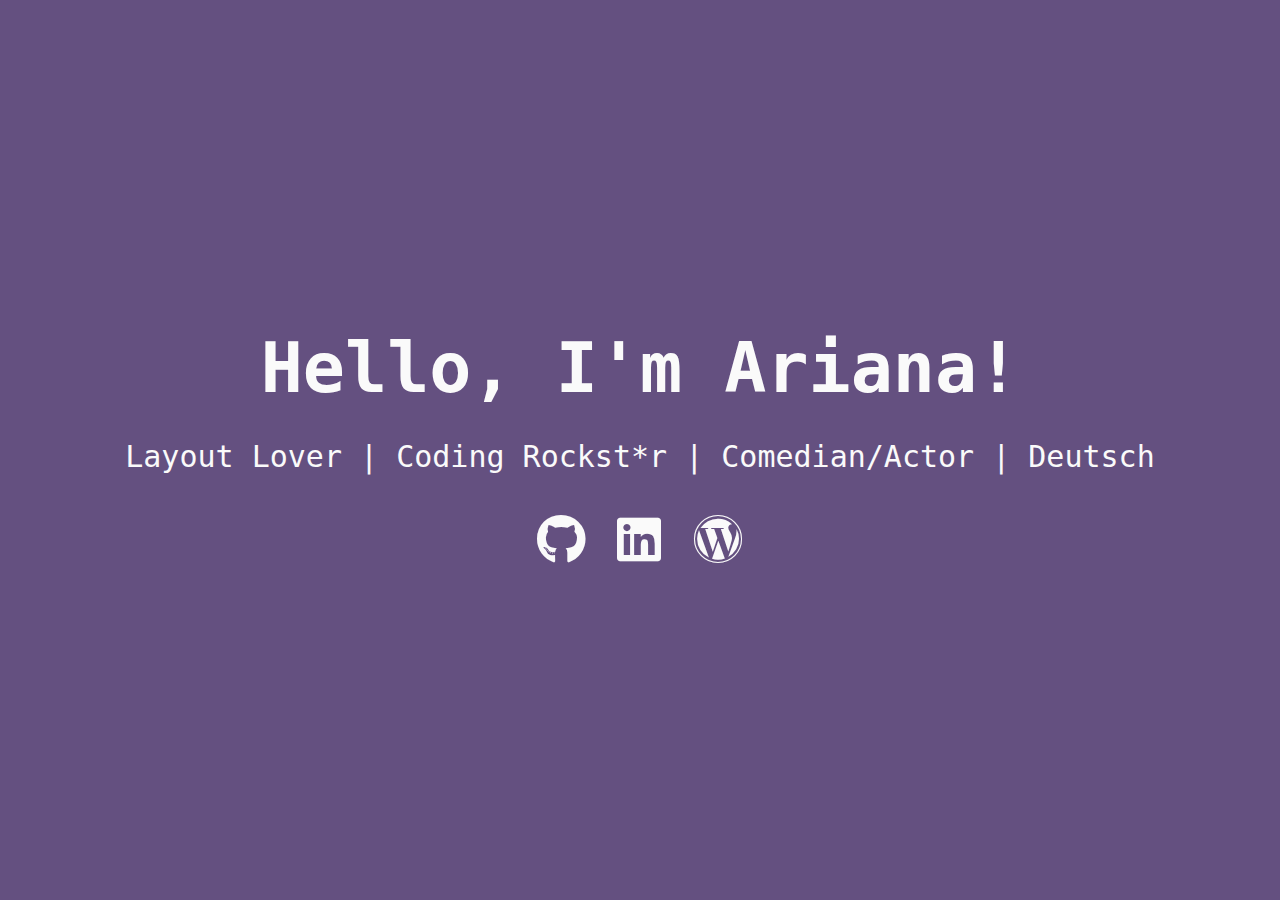
<file: index.html>
<!DOCTYPE html>
<html>
<head>
	<meta charset="utf-8">
	<meta http-equiv="X-UA-Compatible" content="IE=edge">
	<meta name="viewport" content="width=device-width, initial-scale=1.0">

	<title>Ariana Berger | Wiggity Website</title>

	<link rel="icon" href="favicon.ico" type="image/png" />

	<link href="https://fonts.googleapis.com/css?family=Reem+Kufi|Roboto:300" rel="stylesheet">
	<link href="https://fonts.googleapis.com/css?family=Inconsolata|Roboto+Mono&display=swap" rel="stylesheet">
	<link href="https://use.fontawesome.com/releases/v5.4.1/css/all.css" rel="stylesheet">
	<link rel="stylesheet" href="css/reset.css">
	<link rel="stylesheet" href="css/styles.css">
	<link rel="stylesheet" href="css/themes/grey-white.css">
</head>
<body>
	<main>
		<div class="intro">Hello, I'm Ariana!</div>
		<div class="tagline">Layout Lover | Coding Rockst*r | Comedian/Actor | Deutsch</div>
		<!-- Find your icons from here - https://fontawesome.com/icons?d=gallery&s=brands -->
		<div class="icons-social">
			<a target="_blank" href="https://github.com/arianaberger"><i class="fab fa-github"></i></a>
			<a target="_blank" href="https://linkedin.com/in/ariana-berger"><i class="fab fa-linkedin"></i></a>
			<a target="_blank" href="http://thebergermeister.wordpress.com"><i class="fab fa-wordpress"></i></a>
    </div>
	</main>
</body>
</html>
</file>
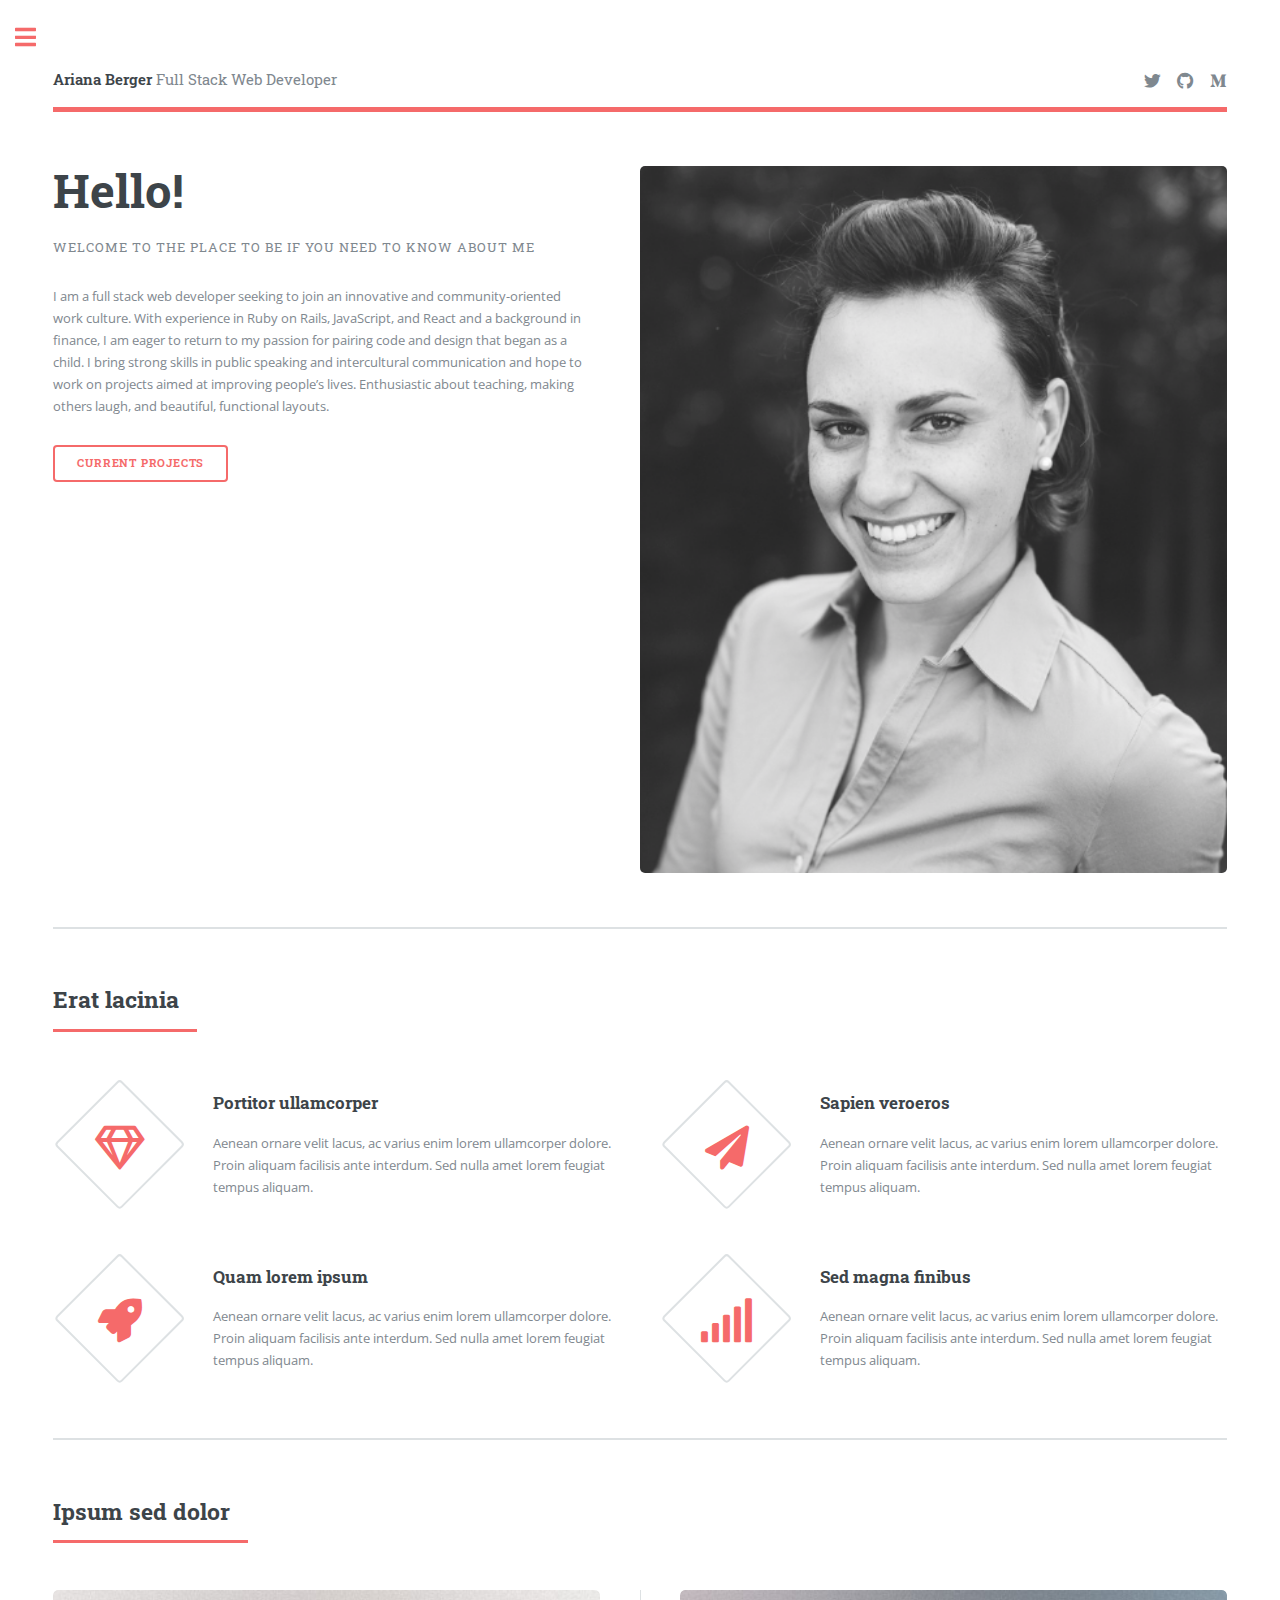
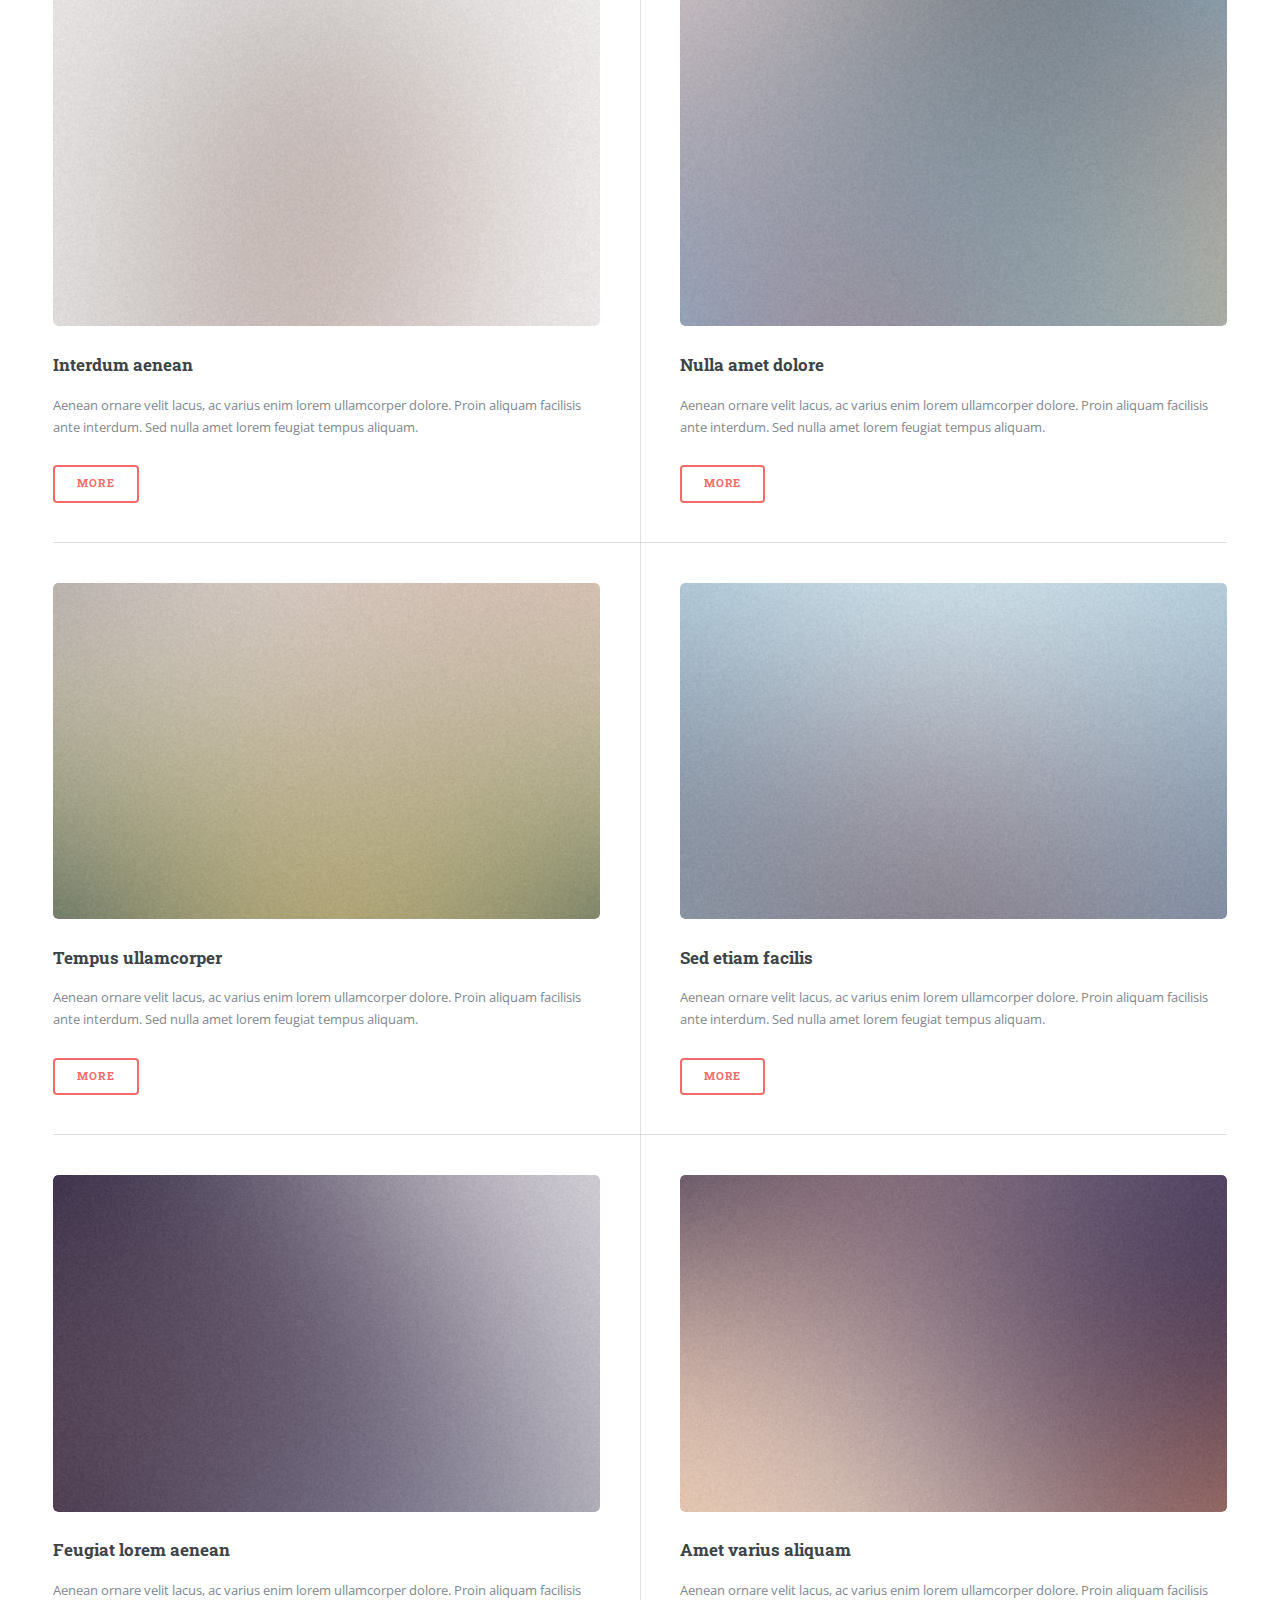
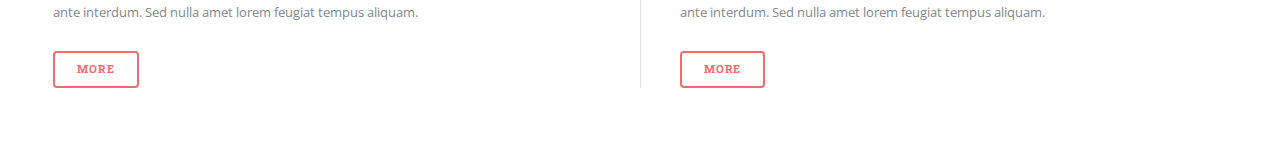
<file: Old/index.html>
<!DOCTYPE HTML>
<!--
	Editorial by HTML5 UP
	html5up.net | @ajlkn
	Free for personal and commercial use under the CCA 3.0 license (html5up.net/license)
-->
<html>
	<head>
		<title>Ariana Berger</title>
		<meta charset="utf-8" />
		<meta name="viewport" content="width=device-width, initial-scale=1, user-scalable=no" />
		<link rel="stylesheet" href="assets/css/main.css" />
	</head>
	<body class="is-preload">

		<!-- Wrapper -->
			<div id="wrapper">

				<!-- Main -->
					<div id="main">
						<div class="inner">

							<!-- Header -->
								<header id="header">
									<a href="index.html" class="logo"><strong>Ariana Berger</strong>
									Full Stack Web Developer
									</a>
									<ul class="icons">
										<li><a href="https://twitter.com/arianaberger" class="icon brands fa-twitter"><span class="label">Twitter</span></a></li>
										<li><a href="https://github.com/arianaberger" class="icon brands fa-github"><span class="label">Github</span></a></li>
										<li><a href="https://thebergermeister.wordpress.com/2019/07/21/pure-functions-react/" class="icon brands fa-medium-m"><span class="label">Blog</span></a></li>
									</ul>
								</header>

							<!-- Banner -->
								<section id="banner">
									<div class="content">
										<header>
											<h1>Hello!</h1>
											<p>Welcome to the place to be if you need to know about me</p>
										</header>
										<p>
											I am a full stack web developer seeking to join an innovative and community-oriented work culture. With experience in Ruby on Rails, JavaScript, and React and a background in finance, I am eager to return to my passion for pairing code and design that began as a child. I bring strong skills in public speaking and intercultural communication and hope to work on projects aimed at improving people’s lives. Enthusiastic about teaching, making others laugh, and beautiful, functional layouts.
											</p>
										<ul class="actions">
											<li><a href="/projects" class="button big">Current Projects</a></li>
										</ul>
									</div>
									<span class="image object">
										<img src="images/headshot.png" alt="" width="15%" height="15%"/>
									</span>
								</section>

							<!-- Section -->
								<section>
									<header class="major">
										<h2>Erat lacinia</h2>
									</header>
									<div class="features">
										<article>
											<span class="icon fa-gem"></span>
											<div class="content">
												<h3>Portitor ullamcorper</h3>
												<p>Aenean ornare velit lacus, ac varius enim lorem ullamcorper dolore. Proin aliquam facilisis ante interdum. Sed nulla amet lorem feugiat tempus aliquam.</p>
											</div>
										</article>
										<article>
											<span class="icon solid fa-paper-plane"></span>
											<div class="content">
												<h3>Sapien veroeros</h3>
												<p>Aenean ornare velit lacus, ac varius enim lorem ullamcorper dolore. Proin aliquam facilisis ante interdum. Sed nulla amet lorem feugiat tempus aliquam.</p>
											</div>
										</article>
										<article>
											<span class="icon solid fa-rocket"></span>
											<div class="content">
												<h3>Quam lorem ipsum</h3>
												<p>Aenean ornare velit lacus, ac varius enim lorem ullamcorper dolore. Proin aliquam facilisis ante interdum. Sed nulla amet lorem feugiat tempus aliquam.</p>
											</div>
										</article>
										<article>
											<span class="icon solid fa-signal"></span>
											<div class="content">
												<h3>Sed magna finibus</h3>
												<p>Aenean ornare velit lacus, ac varius enim lorem ullamcorper dolore. Proin aliquam facilisis ante interdum. Sed nulla amet lorem feugiat tempus aliquam.</p>
											</div>
										</article>
									</div>
								</section>

							<!-- Section -->
								<section>
									<header class="major">
										<h2>Ipsum sed dolor</h2>
									</header>
									<div class="posts">
										<article>
											<a href="#" class="image"><img src="images/pic01.jpg" alt="" /></a>
											<h3>Interdum aenean</h3>
											<p>Aenean ornare velit lacus, ac varius enim lorem ullamcorper dolore. Proin aliquam facilisis ante interdum. Sed nulla amet lorem feugiat tempus aliquam.</p>
											<ul class="actions">
												<li><a href="#" class="button">More</a></li>
											</ul>
										</article>
										<article>
											<a href="#" class="image"><img src="images/pic02.jpg" alt="" /></a>
											<h3>Nulla amet dolore</h3>
											<p>Aenean ornare velit lacus, ac varius enim lorem ullamcorper dolore. Proin aliquam facilisis ante interdum. Sed nulla amet lorem feugiat tempus aliquam.</p>
											<ul class="actions">
												<li><a href="#" class="button">More</a></li>
											</ul>
										</article>
										<article>
											<a href="#" class="image"><img src="images/pic03.jpg" alt="" /></a>
											<h3>Tempus ullamcorper</h3>
											<p>Aenean ornare velit lacus, ac varius enim lorem ullamcorper dolore. Proin aliquam facilisis ante interdum. Sed nulla amet lorem feugiat tempus aliquam.</p>
											<ul class="actions">
												<li><a href="#" class="button">More</a></li>
											</ul>
										</article>
										<article>
											<a href="#" class="image"><img src="images/pic04.jpg" alt="" /></a>
											<h3>Sed etiam facilis</h3>
											<p>Aenean ornare velit lacus, ac varius enim lorem ullamcorper dolore. Proin aliquam facilisis ante interdum. Sed nulla amet lorem feugiat tempus aliquam.</p>
											<ul class="actions">
												<li><a href="#" class="button">More</a></li>
											</ul>
										</article>
										<article>
											<a href="#" class="image"><img src="images/pic05.jpg" alt="" /></a>
											<h3>Feugiat lorem aenean</h3>
											<p>Aenean ornare velit lacus, ac varius enim lorem ullamcorper dolore. Proin aliquam facilisis ante interdum. Sed nulla amet lorem feugiat tempus aliquam.</p>
											<ul class="actions">
												<li><a href="#" class="button">More</a></li>
											</ul>
										</article>
										<article>
											<a href="#" class="image"><img src="images/pic06.jpg" alt="" /></a>
											<h3>Amet varius aliquam</h3>
											<p>Aenean ornare velit lacus, ac varius enim lorem ullamcorper dolore. Proin aliquam facilisis ante interdum. Sed nulla amet lorem feugiat tempus aliquam.</p>
											<ul class="actions">
												<li><a href="#" class="button">More</a></li>
											</ul>
										</article>
									</div>
								</section>

						</div>
					</div>

				<!-- Sidebar -->
					<div id="sidebar">
						<div class="inner">

							<!-- Search -->
								<section id="search" class="alt">
									<form method="post" action="#">
										<input type="text" name="query" id="query" placeholder="Search" />
									</form>
								</section>

							<!-- Menu -->
								<nav id="menu">
									<header class="major">
										<h2>Menu</h2>
									</header>
									<ul>
										<li><a href="index.html">Homepage</a></li>
										<li><a href="generic.html">Generic</a></li>
										<li><a href="elements.html">Elements</a></li>
										<li>
											<span class="opener">Submenu</span>
											<ul>
												<li><a href="#">Lorem Dolor</a></li>
												<li><a href="#">Ipsum Adipiscing</a></li>
												<li><a href="#">Tempus Magna</a></li>
												<li><a href="#">Feugiat Veroeros</a></li>
											</ul>
										</li>
										<li><a href="#">Etiam Dolore</a></li>
										<li><a href="#">Adipiscing</a></li>
										<li>
											<span class="opener">Another Submenu</span>
											<ul>
												<li><a href="#">Lorem Dolor</a></li>
												<li><a href="#">Ipsum Adipiscing</a></li>
												<li><a href="#">Tempus Magna</a></li>
												<li><a href="#">Feugiat Veroeros</a></li>
											</ul>
										</li>
										<li><a href="#">Maximus Erat</a></li>
										<li><a href="#">Sapien Mauris</a></li>
										<li><a href="#">Amet Lacinia</a></li>
									</ul>
								</nav>

							<!-- Section -->
								<section>
									<header class="major">
										<h2>Ante interdum</h2>
									</header>
									<div class="mini-posts">
										<article>
											<a href="#" class="image"><img src="images/pic07.jpg" alt="" /></a>
											<p>Aenean ornare velit lacus, ac varius enim lorem ullamcorper dolore aliquam.</p>
										</article>
										<article>
											<a href="#" class="image"><img src="images/pic08.jpg" alt="" /></a>
											<p>Aenean ornare velit lacus, ac varius enim lorem ullamcorper dolore aliquam.</p>
										</article>
										<article>
											<a href="#" class="image"><img src="images/pic09.jpg" alt="" /></a>
											<p>Aenean ornare velit lacus, ac varius enim lorem ullamcorper dolore aliquam.</p>
										</article>
									</div>
									<ul class="actions">
										<li><a href="#" class="button">More</a></li>
									</ul>
								</section>

							<!-- Section -->
								<section>
									<header class="major">
										<h2>Get in touch</h2>
									</header>
									<p>Sed varius enim lorem ullamcorper dolore aliquam aenean ornare velit lacus, ac varius enim lorem ullamcorper dolore. Proin sed aliquam facilisis ante interdum. Sed nulla amet lorem feugiat tempus aliquam.</p>
									<ul class="contact">
										<li class="icon solid fa-envelope"><a href="#">information@untitled.tld</a></li>
										<li class="icon solid fa-phone">(000) 000-0000</li>
										<li class="icon solid fa-home">1234 Somewhere Road #8254<br />
										Nashville, TN 00000-0000</li>
									</ul>
								</section>

							<!-- Footer -->
								<footer id="footer">
									<p class="copyright">&copy; Untitled. All rights reserved. Demo Images: <a href="https://unsplash.com">Unsplash</a>. Design: <a href="https://html5up.net">HTML5 UP</a>.</p>
								</footer>

						</div>
					</div>

			</div>

		<!-- Scripts -->
			<script src="assets/js/jquery.min.js"></script>
			<script src="assets/js/browser.min.js"></script>
			<script src="assets/js/breakpoints.min.js"></script>
			<script src="assets/js/util.js"></script>
			<script src="assets/js/main.js"></script>

	</body>
</html>
</file>
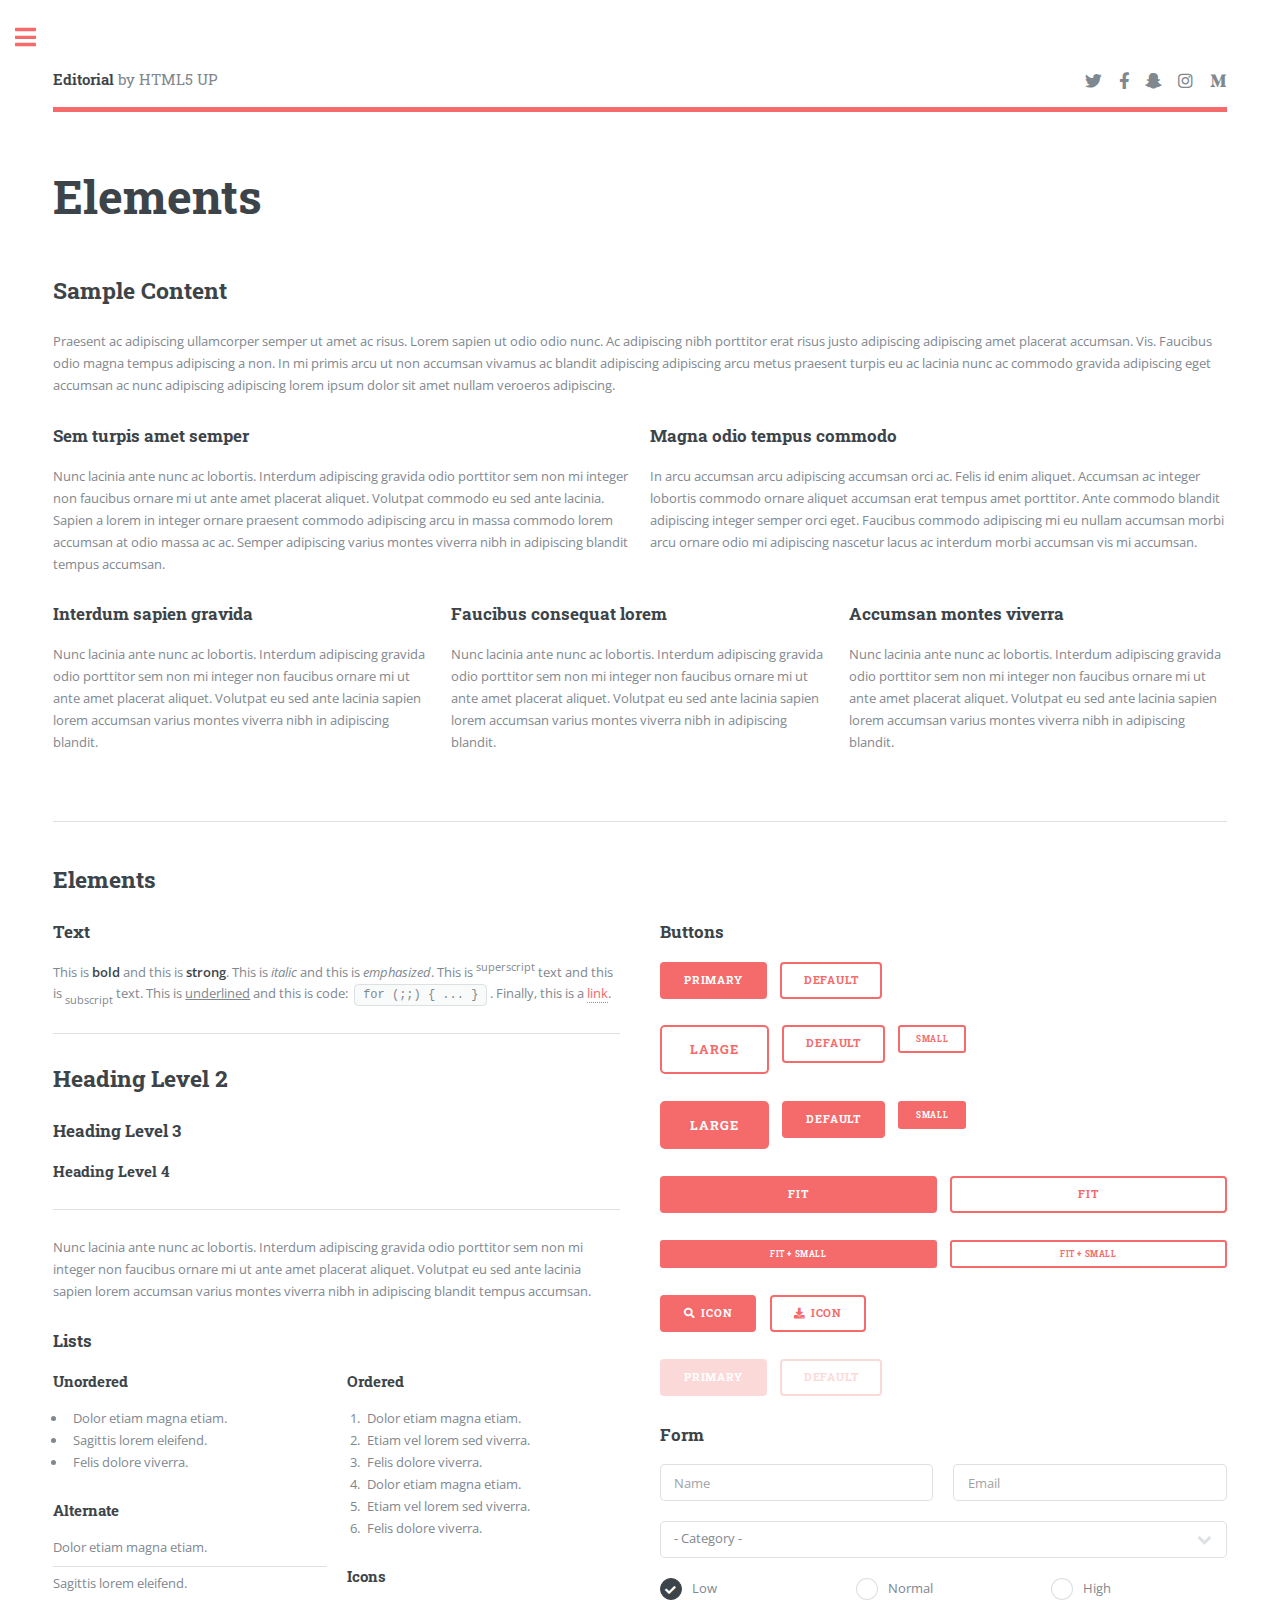
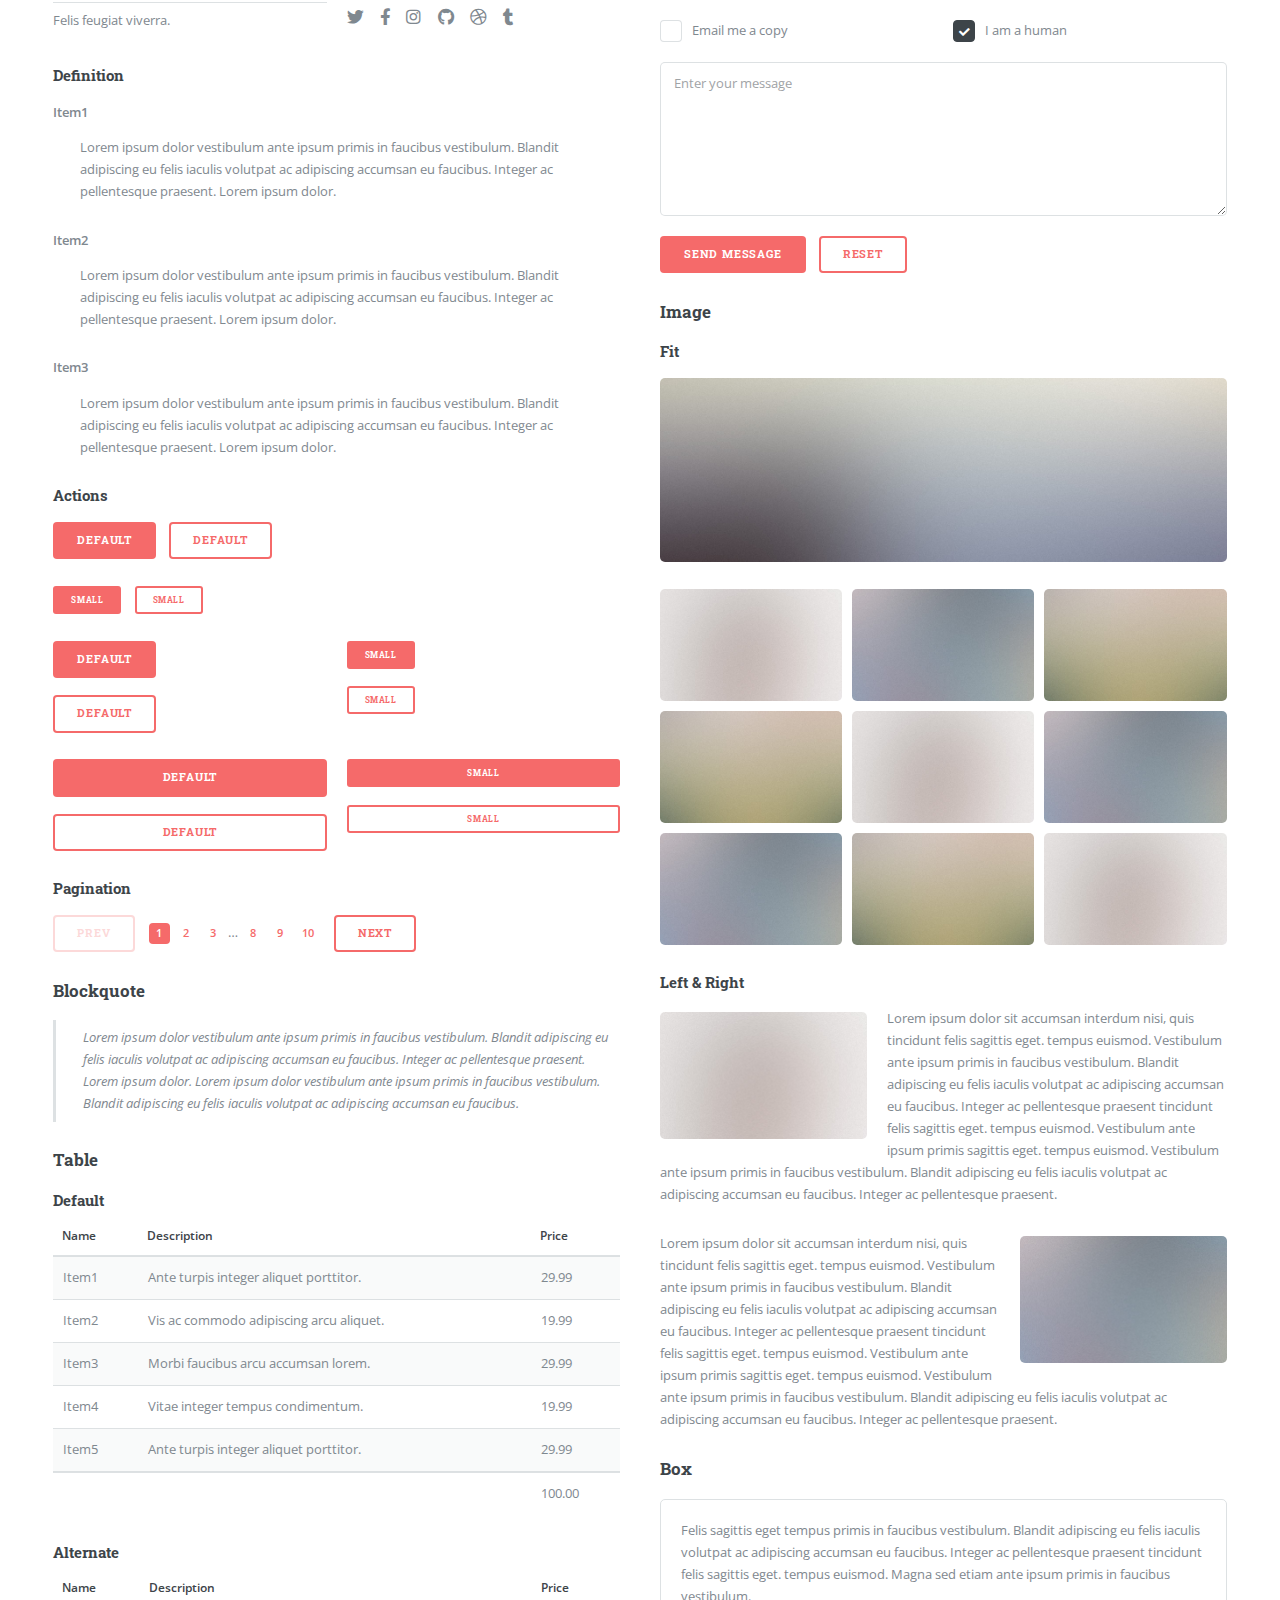
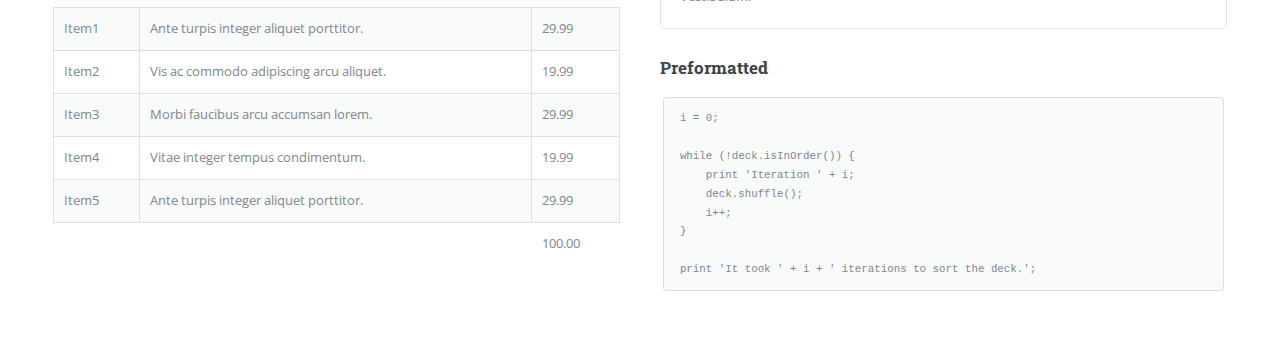
<file: elements.html>
<!DOCTYPE HTML>
<!--
	Editorial by HTML5 UP
	html5up.net | @ajlkn
	Free for personal and commercial use under the CCA 3.0 license (html5up.net/license)
-->
<html>
	<head>
		<title>Elements - Editorial by HTML5 UP</title>
		<meta charset="utf-8" />
		<meta name="viewport" content="width=device-width, initial-scale=1, user-scalable=no" />
		<link rel="stylesheet" href="assets/css/main.css" />
	</head>
	<body class="is-preload">

		<!-- Wrapper -->
			<div id="wrapper">

				<!-- Main -->
					<div id="main">
						<div class="inner">

							<!-- Header -->
								<header id="header">
									<a href="index.html" class="logo"><strong>Editorial</strong> by HTML5 UP</a>
									<ul class="icons">
										<li><a href="#" class="icon brands fa-twitter"><span class="label">Twitter</span></a></li>
										<li><a href="#" class="icon brands fa-facebook-f"><span class="label">Facebook</span></a></li>
										<li><a href="#" class="icon brands fa-snapchat-ghost"><span class="label">Snapchat</span></a></li>
										<li><a href="#" class="icon brands fa-instagram"><span class="label">Instagram</span></a></li>
										<li><a href="#" class="icon brands fa-medium-m"><span class="label">Medium</span></a></li>
									</ul>
								</header>

							<!-- Content -->
								<section>
									<header class="main">
										<h1>Elements</h1>
									</header>

									<!-- Content -->
										<h2 id="content">Sample Content</h2>
										<p>Praesent ac adipiscing ullamcorper semper ut amet ac risus. Lorem sapien ut odio odio nunc. Ac adipiscing nibh porttitor erat risus justo adipiscing adipiscing amet placerat accumsan. Vis. Faucibus odio magna tempus adipiscing a non. In mi primis arcu ut non accumsan vivamus ac blandit adipiscing adipiscing arcu metus praesent turpis eu ac lacinia nunc ac commodo gravida adipiscing eget accumsan ac nunc adipiscing adipiscing lorem ipsum dolor sit amet nullam veroeros adipiscing.</p>
										<div class="row">
											<div class="col-6 col-12-small">
												<h3>Sem turpis amet semper</h3>
												<p>Nunc lacinia ante nunc ac lobortis. Interdum adipiscing gravida odio porttitor sem non mi integer non faucibus ornare mi ut ante amet placerat aliquet. Volutpat commodo eu sed ante lacinia. Sapien a lorem in integer ornare praesent commodo adipiscing arcu in massa commodo lorem accumsan at odio massa ac ac. Semper adipiscing varius montes viverra nibh in adipiscing blandit tempus accumsan.</p>
											</div>
											<div class="col-6 col-12-small">
												<h3>Magna odio tempus commodo</h3>
												<p>In arcu accumsan arcu adipiscing accumsan orci ac. Felis id enim aliquet. Accumsan ac integer lobortis commodo ornare aliquet accumsan erat tempus amet porttitor. Ante commodo blandit adipiscing integer semper orci eget. Faucibus commodo adipiscing mi eu nullam accumsan morbi arcu ornare odio mi adipiscing nascetur lacus ac interdum morbi accumsan vis mi accumsan.</p>
											</div>
											<!-- Break -->
											<div class="col-4 col-12-medium">
												<h3>Interdum sapien gravida</h3>
												<p>Nunc lacinia ante nunc ac lobortis. Interdum adipiscing gravida odio porttitor sem non mi integer non faucibus ornare mi ut ante amet placerat aliquet. Volutpat eu sed ante lacinia sapien lorem accumsan varius montes viverra nibh in adipiscing blandit.</p>
											</div>
											<div class="col-4 col-12-medium">
												<h3>Faucibus consequat lorem</h3>
												<p>Nunc lacinia ante nunc ac lobortis. Interdum adipiscing gravida odio porttitor sem non mi integer non faucibus ornare mi ut ante amet placerat aliquet. Volutpat eu sed ante lacinia sapien lorem accumsan varius montes viverra nibh in adipiscing blandit.</p>
											</div>
											<div class="col-4 col-12-medium">
												<h3>Accumsan montes viverra</h3>
												<p>Nunc lacinia ante nunc ac lobortis. Interdum adipiscing gravida odio porttitor sem non mi integer non faucibus ornare mi ut ante amet placerat aliquet. Volutpat eu sed ante lacinia sapien lorem accumsan varius montes viverra nibh in adipiscing blandit.</p>
											</div>
										</div>

									<hr class="major" />

									<!-- Elements -->
										<h2 id="elements">Elements</h2>
										<div class="row gtr-200">
											<div class="col-6 col-12-medium">

												<!-- Text stuff -->
													<h3>Text</h3>
													<p>This is <b>bold</b> and this is <strong>strong</strong>. This is <i>italic</i> and this is <em>emphasized</em>.
													This is <sup>superscript</sup> text and this is <sub>subscript</sub> text.
													This is <u>underlined</u> and this is code: <code>for (;;) { ... }</code>.
													Finally, this is a <a href="#">link</a>.</p>
													<hr />
													<h2>Heading Level 2</h2>
													<h3>Heading Level 3</h3>
													<h4>Heading Level 4</h4>
													<hr />
													<p>Nunc lacinia ante nunc ac lobortis. Interdum adipiscing gravida odio porttitor sem non mi integer non faucibus ornare mi ut ante amet placerat aliquet. Volutpat eu sed ante lacinia sapien lorem accumsan varius montes viverra nibh in adipiscing blandit tempus accumsan.</p>

												<!-- Lists -->
													<h3>Lists</h3>
													<div class="row">
														<div class="col-6 col-12-small">

															<h4>Unordered</h4>
															<ul>
																<li>Dolor etiam magna etiam.</li>
																<li>Sagittis lorem eleifend.</li>
																<li>Felis dolore viverra.</li>
															</ul>

															<h4>Alternate</h4>
															<ul class="alt">
																<li>Dolor etiam magna etiam.</li>
																<li>Sagittis lorem eleifend.</li>
																<li>Felis feugiat viverra.</li>
															</ul>

														</div>
														<div class="col-6 col-12-small">

															<h4>Ordered</h4>
															<ol>
																<li>Dolor etiam magna etiam.</li>
																<li>Etiam vel lorem sed viverra.</li>
																<li>Felis dolore viverra.</li>
																<li>Dolor etiam magna etiam.</li>
																<li>Etiam vel lorem sed viverra.</li>
																<li>Felis dolore viverra.</li>
															</ol>

															<h4>Icons</h4>
															<ul class="icons">
																<li><a href="#" class="icon brands fa-twitter"><span class="label">Twitter</span></a></li>
																<li><a href="#" class="icon brands fa-facebook-f"><span class="label">Facebook</span></a></li>
																<li><a href="#" class="icon brands fa-instagram"><span class="label">Instagram</span></a></li>
																<li><a href="#" class="icon brands fa-github"><span class="label">Github</span></a></li>
																<li><a href="#" class="icon brands fa-dribbble"><span class="label">Dribbble</span></a></li>
																<li><a href="#" class="icon brands fa-tumblr"><span class="label">Tumblr</span></a></li>
															</ul>

														</div>
													</div>
													<h4>Definition</h4>
													<dl>
														<dt>Item1</dt>
														<dd>
															<p>Lorem ipsum dolor vestibulum ante ipsum primis in faucibus vestibulum. Blandit adipiscing eu felis iaculis volutpat ac adipiscing accumsan eu faucibus. Integer ac pellentesque praesent. Lorem ipsum dolor.</p>
														</dd>
														<dt>Item2</dt>
														<dd>
															<p>Lorem ipsum dolor vestibulum ante ipsum primis in faucibus vestibulum. Blandit adipiscing eu felis iaculis volutpat ac adipiscing accumsan eu faucibus. Integer ac pellentesque praesent. Lorem ipsum dolor.</p>
														</dd>
														<dt>Item3</dt>
														<dd>
															<p>Lorem ipsum dolor vestibulum ante ipsum primis in faucibus vestibulum. Blandit adipiscing eu felis iaculis volutpat ac adipiscing accumsan eu faucibus. Integer ac pellentesque praesent. Lorem ipsum dolor.</p>
														</dd>
													</dl>

													<h4>Actions</h4>
													<ul class="actions">
														<li><a href="#" class="button primary">Default</a></li>
														<li><a href="#" class="button">Default</a></li>
													</ul>
													<ul class="actions small">
														<li><a href="#" class="button primary small">Small</a></li>
														<li><a href="#" class="button small">Small</a></li>
													</ul>
													<div class="row">
														<div class="col-6 col-12-small">
															<ul class="actions stacked">
																<li><a href="#" class="button primary">Default</a></li>
																<li><a href="#" class="button">Default</a></li>
															</ul>
														</div>
														<div class="col-6 col-12-small">
															<ul class="actions stacked">
																<li><a href="#" class="button primary small">Small</a></li>
																<li><a href="#" class="button small">Small</a></li>
															</ul>
														</div>
														<div class="col-6 col-12-small">
															<ul class="actions stacked">
																<li><a href="#" class="button primary fit">Default</a></li>
																<li><a href="#" class="button fit">Default</a></li>
															</ul>
														</div>
														<div class="col-6 col-12-small">
															<ul class="actions stacked">
																<li><a href="#" class="button primary small fit">Small</a></li>
																<li><a href="#" class="button small fit">Small</a></li>
															</ul>
														</div>
													</div>

													<h4>Pagination</h4>
													<ul class="pagination">
														<li><span class="button disabled">Prev</span></li>
														<li><a href="#" class="page active">1</a></li>
														<li><a href="#" class="page">2</a></li>
														<li><a href="#" class="page">3</a></li>
														<li><span>&hellip;</span></li>
														<li><a href="#" class="page">8</a></li>
														<li><a href="#" class="page">9</a></li>
														<li><a href="#" class="page">10</a></li>
														<li><a href="#" class="button">Next</a></li>
													</ul>

												<!-- Blockquote -->
													<h3>Blockquote</h3>
													<blockquote>Lorem ipsum dolor vestibulum ante ipsum primis in faucibus vestibulum. Blandit adipiscing eu felis iaculis volutpat ac adipiscing accumsan eu faucibus. Integer ac pellentesque praesent. Lorem ipsum dolor. Lorem ipsum dolor vestibulum ante ipsum primis in faucibus vestibulum. Blandit adipiscing eu felis iaculis volutpat ac adipiscing accumsan eu faucibus.</blockquote>

												<!-- Table -->
													<h3>Table</h3>

													<h4>Default</h4>
													<div class="table-wrapper">
														<table>
															<thead>
																<tr>
																	<th>Name</th>
																	<th>Description</th>
																	<th>Price</th>
																</tr>
															</thead>
															<tbody>
																<tr>
																	<td>Item1</td>
																	<td>Ante turpis integer aliquet porttitor.</td>
																	<td>29.99</td>
																</tr>
																<tr>
																	<td>Item2</td>
																	<td>Vis ac commodo adipiscing arcu aliquet.</td>
																	<td>19.99</td>
																</tr>
																<tr>
																	<td>Item3</td>
																	<td> Morbi faucibus arcu accumsan lorem.</td>
																	<td>29.99</td>
																</tr>
																<tr>
																	<td>Item4</td>
																	<td>Vitae integer tempus condimentum.</td>
																	<td>19.99</td>
																</tr>
																<tr>
																	<td>Item5</td>
																	<td>Ante turpis integer aliquet porttitor.</td>
																	<td>29.99</td>
																</tr>
															</tbody>
															<tfoot>
																<tr>
																	<td colspan="2"></td>
																	<td>100.00</td>
																</tr>
															</tfoot>
														</table>
													</div>

													<h4>Alternate</h4>
													<div class="table-wrapper">
														<table class="alt">
															<thead>
																<tr>
																	<th>Name</th>
																	<th>Description</th>
																	<th>Price</th>
																</tr>
															</thead>
															<tbody>
																<tr>
																	<td>Item1</td>
																	<td>Ante turpis integer aliquet porttitor.</td>
																	<td>29.99</td>
																</tr>
																<tr>
																	<td>Item2</td>
																	<td>Vis ac commodo adipiscing arcu aliquet.</td>
																	<td>19.99</td>
																</tr>
																<tr>
																	<td>Item3</td>
																	<td> Morbi faucibus arcu accumsan lorem.</td>
																	<td>29.99</td>
																</tr>
																<tr>
																	<td>Item4</td>
																	<td>Vitae integer tempus condimentum.</td>
																	<td>19.99</td>
																</tr>
																<tr>
																	<td>Item5</td>
																	<td>Ante turpis integer aliquet porttitor.</td>
																	<td>29.99</td>
																</tr>
															</tbody>
															<tfoot>
																<tr>
																	<td colspan="2"></td>
																	<td>100.00</td>
																</tr>
															</tfoot>
														</table>
													</div>

											</div>
											<div class="col-6 col-12-medium">

												<!-- Buttons -->
													<h3>Buttons</h3>
													<ul class="actions">
														<li><a href="#" class="button primary">Primary</a></li>
														<li><a href="#" class="button">Default</a></li>
													</ul>
													<ul class="actions">
														<li><a href="#" class="button large">Large</a></li>
														<li><a href="#" class="button">Default</a></li>
														<li><a href="#" class="button small">Small</a></li>
													</ul>
													<ul class="actions">
														<li><a href="#" class="button primary large">Large</a></li>
														<li><a href="#" class="button primary">Default</a></li>
														<li><a href="#" class="button primary small">Small</a></li>
													</ul>
													<ul class="actions fit">
														<li><a href="#" class="button primary fit">Fit</a></li>
														<li><a href="#" class="button fit">Fit</a></li>
													</ul>
													<ul class="actions fit small">
														<li><a href="#" class="button primary fit small">Fit + Small</a></li>
														<li><a href="#" class="button fit small">Fit + Small</a></li>
													</ul>
													<ul class="actions">
														<li><a href="#" class="button primary icon solid fa-search">Icon</a></li>
														<li><a href="#" class="button icon solid fa-download">Icon</a></li>
													</ul>
													<ul class="actions">
														<li><span class="button primary disabled">Primary</span></li>
														<li><span class="button disabled">Default</span></li>
													</ul>

												<!-- Form -->
													<h3>Form</h3>

													<form method="post" action="#">
														<div class="row gtr-uniform">
															<div class="col-6 col-12-xsmall">
																<input type="text" name="demo-name" id="demo-name" value="" placeholder="Name" />
															</div>
															<div class="col-6 col-12-xsmall">
																<input type="email" name="demo-email" id="demo-email" value="" placeholder="Email" />
															</div>
															<!-- Break -->
															<div class="col-12">
																<select name="demo-category" id="demo-category">
																	<option value="">- Category -</option>
																	<option value="1">Manufacturing</option>
																	<option value="1">Shipping</option>
																	<option value="1">Administration</option>
																	<option value="1">Human Resources</option>
																</select>
															</div>
															<!-- Break -->
															<div class="col-4 col-12-small">
																<input type="radio" id="demo-priority-low" name="demo-priority" checked>
																<label for="demo-priority-low">Low</label>
															</div>
															<div class="col-4 col-12-small">
																<input type="radio" id="demo-priority-normal" name="demo-priority">
																<label for="demo-priority-normal">Normal</label>
															</div>
															<div class="col-4 col-12-small">
																<input type="radio" id="demo-priority-high" name="demo-priority">
																<label for="demo-priority-high">High</label>
															</div>
															<!-- Break -->
															<div class="col-6 col-12-small">
																<input type="checkbox" id="demo-copy" name="demo-copy">
																<label for="demo-copy">Email me a copy</label>
															</div>
															<div class="col-6 col-12-small">
																<input type="checkbox" id="demo-human" name="demo-human" checked>
																<label for="demo-human">I am a human</label>
															</div>
															<!-- Break -->
															<div class="col-12">
																<textarea name="demo-message" id="demo-message" placeholder="Enter your message" rows="6"></textarea>
															</div>
															<!-- Break -->
															<div class="col-12">
																<ul class="actions">
																	<li><input type="submit" value="Send Message" class="primary" /></li>
																	<li><input type="reset" value="Reset" /></li>
																</ul>
															</div>
														</div>
													</form>

												<!-- Image -->
													<h3>Image</h3>

													<h4>Fit</h4>
													<span class="image fit"><img src="images/pic11.jpg" alt="" /></span>
													<div class="box alt">
														<div class="row gtr-50 gtr-uniform">
															<div class="col-4"><span class="image fit"><img src="images/pic01.jpg" alt="" /></span></div>
															<div class="col-4"><span class="image fit"><img src="images/pic02.jpg" alt="" /></span></div>
															<div class="col-4"><span class="image fit"><img src="images/pic03.jpg" alt="" /></span></div>
															<!-- Break -->
															<div class="col-4"><span class="image fit"><img src="images/pic03.jpg" alt="" /></span></div>
															<div class="col-4"><span class="image fit"><img src="images/pic01.jpg" alt="" /></span></div>
															<div class="col-4"><span class="image fit"><img src="images/pic02.jpg" alt="" /></span></div>
															<!-- Break -->
															<div class="col-4"><span class="image fit"><img src="images/pic02.jpg" alt="" /></span></div>
															<div class="col-4"><span class="image fit"><img src="images/pic03.jpg" alt="" /></span></div>
															<div class="col-4"><span class="image fit"><img src="images/pic01.jpg" alt="" /></span></div>
														</div>
													</div>

													<h4>Left &amp; Right</h4>
													<p><span class="image left"><img src="images/pic01.jpg" alt="" /></span>Lorem ipsum dolor sit accumsan interdum nisi, quis tincidunt felis sagittis eget. tempus euismod. Vestibulum ante ipsum primis in faucibus vestibulum. Blandit adipiscing eu felis iaculis volutpat ac adipiscing accumsan eu faucibus. Integer ac pellentesque praesent tincidunt felis sagittis eget. tempus euismod. Vestibulum ante ipsum primis sagittis eget. tempus euismod. Vestibulum ante ipsum primis in faucibus vestibulum. Blandit adipiscing eu felis iaculis volutpat ac adipiscing accumsan eu faucibus. Integer ac pellentesque praesent.</p>
													<p><span class="image right"><img src="images/pic02.jpg" alt="" /></span>Lorem ipsum dolor sit accumsan interdum nisi, quis tincidunt felis sagittis eget. tempus euismod. Vestibulum ante ipsum primis in faucibus vestibulum. Blandit adipiscing eu felis iaculis volutpat ac adipiscing accumsan eu faucibus. Integer ac pellentesque praesent tincidunt felis sagittis eget. tempus euismod. Vestibulum ante ipsum primis sagittis eget. tempus euismod. Vestibulum ante ipsum primis in faucibus vestibulum. Blandit adipiscing eu felis iaculis volutpat ac adipiscing accumsan eu faucibus. Integer ac pellentesque praesent.</p>

												<!-- Box -->
													<h3>Box</h3>
													<div class="box">
														<p>Felis sagittis eget tempus primis in faucibus vestibulum. Blandit adipiscing eu felis iaculis volutpat ac adipiscing accumsan eu faucibus. Integer ac pellentesque praesent tincidunt felis sagittis eget. tempus euismod. Magna sed etiam ante ipsum primis in faucibus vestibulum.</p>
													</div>

												<!-- Preformatted Code -->
													<h3>Preformatted</h3>
													<pre><code>i = 0;

while (!deck.isInOrder()) {
    print 'Iteration ' + i;
    deck.shuffle();
    i++;
}

print 'It took ' + i + ' iterations to sort the deck.';
</code></pre>

											</div>
										</div>

								</section>

						</div>
					</div>

				<!-- Sidebar -->
					<div id="sidebar">
						<div class="inner">

							<!-- Search -->
								<section id="search" class="alt">
									<form method="post" action="#">
										<input type="text" name="query" id="query" placeholder="Search" />
									</form>
								</section>

							<!-- Menu -->
								<nav id="menu">
									<header class="major">
										<h2>Menu</h2>
									</header>
									<ul>
										<li><a href="index.html">Homepage</a></li>
										<li><a href="generic.html">Generic</a></li>
										<li><a href="elements.html">Elements</a></li>
										<li>
											<span class="opener">Submenu</span>
											<ul>
												<li><a href="#">Lorem Dolor</a></li>
												<li><a href="#">Ipsum Adipiscing</a></li>
												<li><a href="#">Tempus Magna</a></li>
												<li><a href="#">Feugiat Veroeros</a></li>
											</ul>
										</li>
										<li><a href="#">Etiam Dolore</a></li>
										<li><a href="#">Adipiscing</a></li>
										<li>
											<span class="opener">Another Submenu</span>
											<ul>
												<li><a href="#">Lorem Dolor</a></li>
												<li><a href="#">Ipsum Adipiscing</a></li>
												<li><a href="#">Tempus Magna</a></li>
												<li><a href="#">Feugiat Veroeros</a></li>
											</ul>
										</li>
										<li><a href="#">Maximus Erat</a></li>
										<li><a href="#">Sapien Mauris</a></li>
										<li><a href="#">Amet Lacinia</a></li>
									</ul>
								</nav>

							<!-- Section -->
								<section>
									<header class="major">
										<h2>Ante interdum</h2>
									</header>
									<div class="mini-posts">
										<article>
											<a href="#" class="image"><img src="images/pic07.jpg" alt="" /></a>
											<p>Aenean ornare velit lacus, ac varius enim lorem ullamcorper dolore aliquam.</p>
										</article>
										<article>
											<a href="#" class="image"><img src="images/pic08.jpg" alt="" /></a>
											<p>Aenean ornare velit lacus, ac varius enim lorem ullamcorper dolore aliquam.</p>
										</article>
										<article>
											<a href="#" class="image"><img src="images/pic09.jpg" alt="" /></a>
											<p>Aenean ornare velit lacus, ac varius enim lorem ullamcorper dolore aliquam.</p>
										</article>
									</div>
									<ul class="actions">
										<li><a href="#" class="button">More</a></li>
									</ul>
								</section>

							<!-- Section -->
								<section>
									<header class="major">
										<h2>Get in touch</h2>
									</header>
									<p>Sed varius enim lorem ullamcorper dolore aliquam aenean ornare velit lacus, ac varius enim lorem ullamcorper dolore. Proin sed aliquam facilisis ante interdum. Sed nulla amet lorem feugiat tempus aliquam.</p>
									<ul class="contact">
										<li class="icon solid fa-envelope"><a href="#">information@untitled.tld</a></li>
										<li class="icon solid fa-phone">(000) 000-0000</li>
										<li class="icon solid fa-home">1234 Somewhere Road #8254<br />
										Nashville, TN 00000-0000</li>
									</ul>
								</section>

							<!-- Footer -->
								<footer id="footer">
									<p class="copyright">&copy; Untitled. All rights reserved. Demo Images: <a href="https://unsplash.com">Unsplash</a>. Design: <a href="https://html5up.net">HTML5 UP</a>.</p>
								</footer>

						</div>
					</div>

			</div>

		<!-- Scripts -->
			<script src="assets/js/jquery.min.js"></script>
			<script src="assets/js/browser.min.js"></script>
			<script src="assets/js/breakpoints.min.js"></script>
			<script src="assets/js/util.js"></script>
			<script src="assets/js/main.js"></script>

	</body>
</html>
</file>
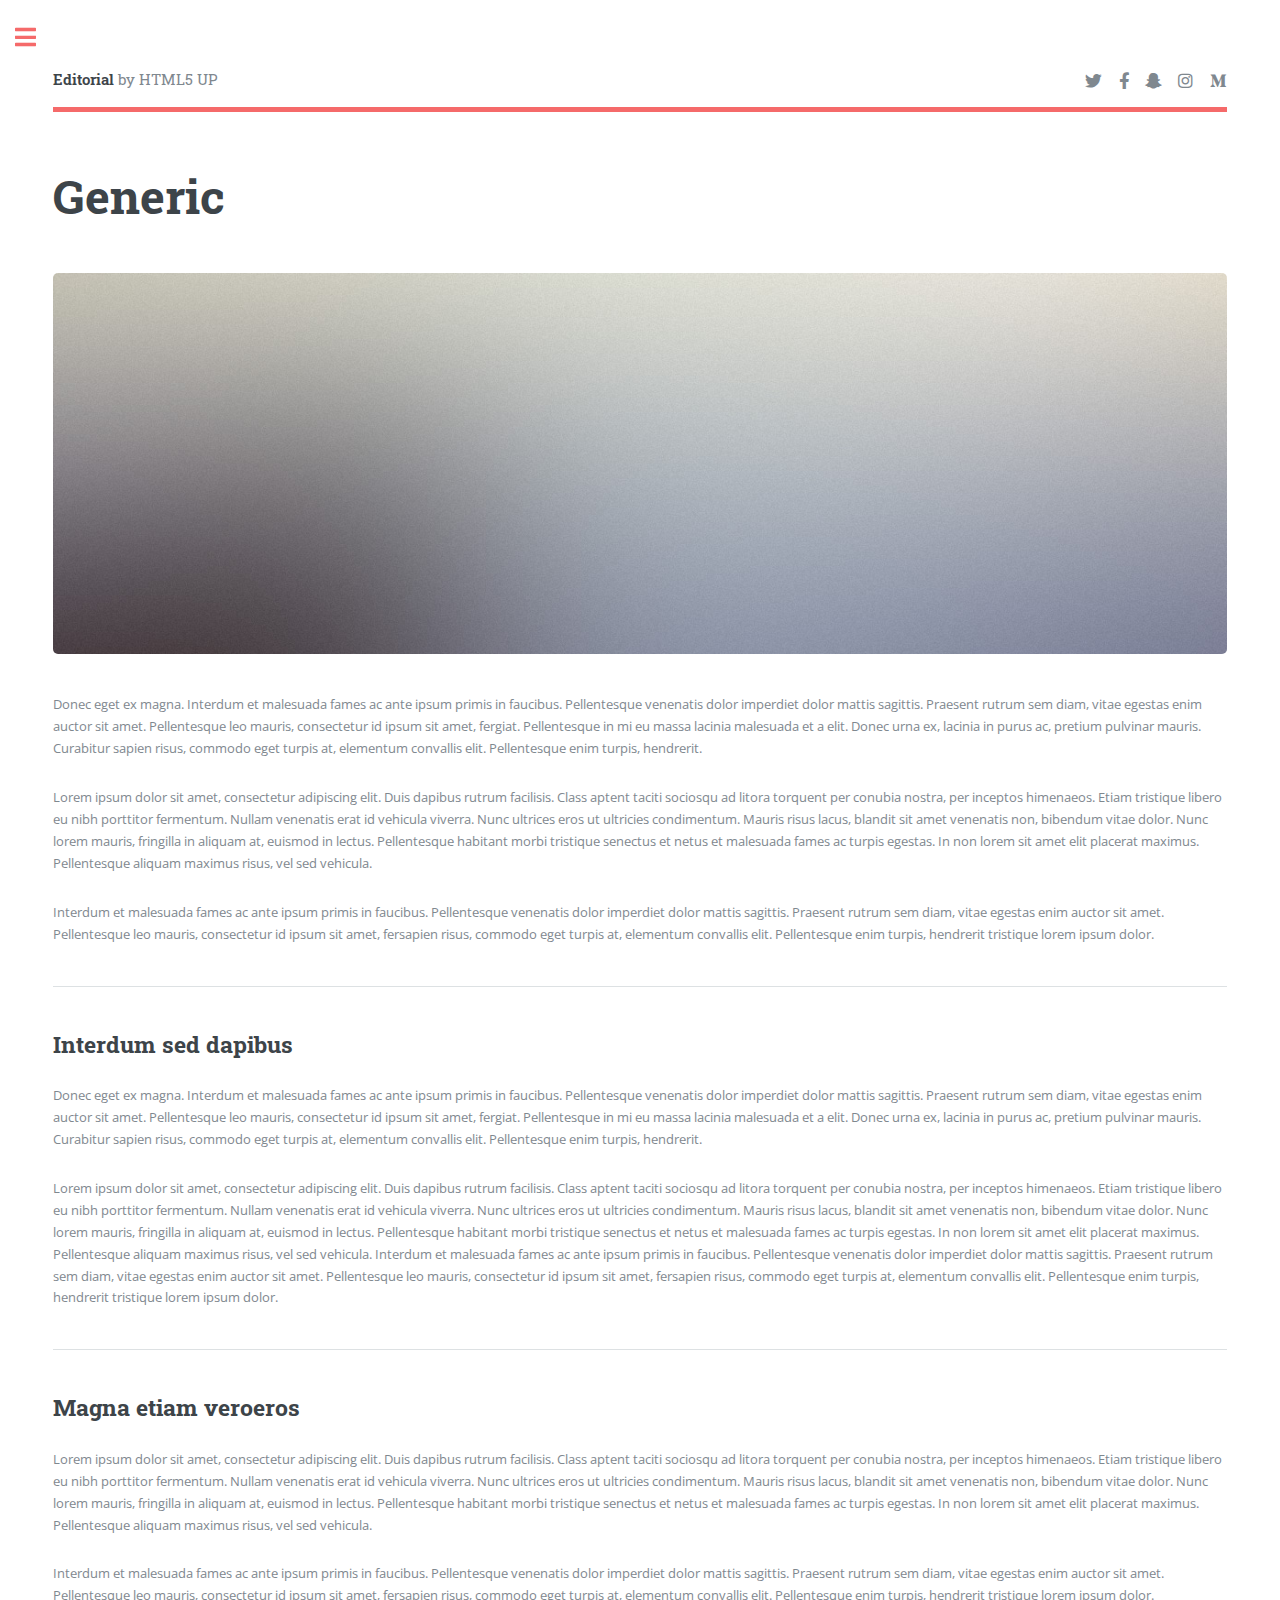
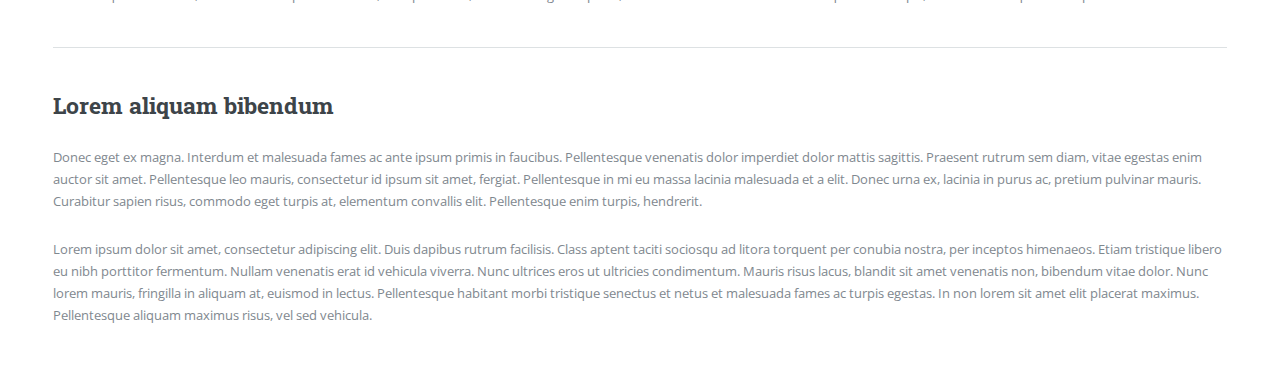
<file: generic.html>
<!DOCTYPE HTML>
<!--
	Editorial by HTML5 UP
	html5up.net | @ajlkn
	Free for personal and commercial use under the CCA 3.0 license (html5up.net/license)
-->
<html>
	<head>
		<title>Generic - Editorial by HTML5 UP</title>
		<meta charset="utf-8" />
		<meta name="viewport" content="width=device-width, initial-scale=1, user-scalable=no" />
		<link rel="stylesheet" href="assets/css/main.css" />
	</head>
	<body class="is-preload">

		<!-- Wrapper -->
			<div id="wrapper">

				<!-- Main -->
					<div id="main">
						<div class="inner">

							<!-- Header -->
								<header id="header">
									<a href="index.html" class="logo"><strong>Editorial</strong> by HTML5 UP</a>
									<ul class="icons">
										<li><a href="#" class="icon brands fa-twitter"><span class="label">Twitter</span></a></li>
										<li><a href="#" class="icon brands fa-facebook-f"><span class="label">Facebook</span></a></li>
										<li><a href="#" class="icon brands fa-snapchat-ghost"><span class="label">Snapchat</span></a></li>
										<li><a href="#" class="icon brands fa-instagram"><span class="label">Instagram</span></a></li>
										<li><a href="#" class="icon brands fa-medium-m"><span class="label">Medium</span></a></li>
									</ul>
								</header>

							<!-- Content -->
								<section>
									<header class="main">
										<h1>Generic</h1>
									</header>

									<span class="image main"><img src="images/pic11.jpg" alt="" /></span>

									<p>Donec eget ex magna. Interdum et malesuada fames ac ante ipsum primis in faucibus. Pellentesque venenatis dolor imperdiet dolor mattis sagittis. Praesent rutrum sem diam, vitae egestas enim auctor sit amet. Pellentesque leo mauris, consectetur id ipsum sit amet, fergiat. Pellentesque in mi eu massa lacinia malesuada et a elit. Donec urna ex, lacinia in purus ac, pretium pulvinar mauris. Curabitur sapien risus, commodo eget turpis at, elementum convallis elit. Pellentesque enim turpis, hendrerit.</p>
									<p>Lorem ipsum dolor sit amet, consectetur adipiscing elit. Duis dapibus rutrum facilisis. Class aptent taciti sociosqu ad litora torquent per conubia nostra, per inceptos himenaeos. Etiam tristique libero eu nibh porttitor fermentum. Nullam venenatis erat id vehicula viverra. Nunc ultrices eros ut ultricies condimentum. Mauris risus lacus, blandit sit amet venenatis non, bibendum vitae dolor. Nunc lorem mauris, fringilla in aliquam at, euismod in lectus. Pellentesque habitant morbi tristique senectus et netus et malesuada fames ac turpis egestas. In non lorem sit amet elit placerat maximus. Pellentesque aliquam maximus risus, vel sed vehicula.</p>
									<p>Interdum et malesuada fames ac ante ipsum primis in faucibus. Pellentesque venenatis dolor imperdiet dolor mattis sagittis. Praesent rutrum sem diam, vitae egestas enim auctor sit amet. Pellentesque leo mauris, consectetur id ipsum sit amet, fersapien risus, commodo eget turpis at, elementum convallis elit. Pellentesque enim turpis, hendrerit tristique lorem ipsum dolor.</p>

									<hr class="major" />

									<h2>Interdum sed dapibus</h2>
									<p>Donec eget ex magna. Interdum et malesuada fames ac ante ipsum primis in faucibus. Pellentesque venenatis dolor imperdiet dolor mattis sagittis. Praesent rutrum sem diam, vitae egestas enim auctor sit amet. Pellentesque leo mauris, consectetur id ipsum sit amet, fergiat. Pellentesque in mi eu massa lacinia malesuada et a elit. Donec urna ex, lacinia in purus ac, pretium pulvinar mauris. Curabitur sapien risus, commodo eget turpis at, elementum convallis elit. Pellentesque enim turpis, hendrerit.</p>
									<p>Lorem ipsum dolor sit amet, consectetur adipiscing elit. Duis dapibus rutrum facilisis. Class aptent taciti sociosqu ad litora torquent per conubia nostra, per inceptos himenaeos. Etiam tristique libero eu nibh porttitor fermentum. Nullam venenatis erat id vehicula viverra. Nunc ultrices eros ut ultricies condimentum. Mauris risus lacus, blandit sit amet venenatis non, bibendum vitae dolor. Nunc lorem mauris, fringilla in aliquam at, euismod in lectus. Pellentesque habitant morbi tristique senectus et netus et malesuada fames ac turpis egestas. In non lorem sit amet elit placerat maximus. Pellentesque aliquam maximus risus, vel sed vehicula. Interdum et malesuada fames ac ante ipsum primis in faucibus. Pellentesque venenatis dolor imperdiet dolor mattis sagittis. Praesent rutrum sem diam, vitae egestas enim auctor sit amet. Pellentesque leo mauris, consectetur id ipsum sit amet, fersapien risus, commodo eget turpis at, elementum convallis elit. Pellentesque enim turpis, hendrerit tristique lorem ipsum dolor.</p>

									<hr class="major" />

									<h2>Magna etiam veroeros</h2>
									<p>Lorem ipsum dolor sit amet, consectetur adipiscing elit. Duis dapibus rutrum facilisis. Class aptent taciti sociosqu ad litora torquent per conubia nostra, per inceptos himenaeos. Etiam tristique libero eu nibh porttitor fermentum. Nullam venenatis erat id vehicula viverra. Nunc ultrices eros ut ultricies condimentum. Mauris risus lacus, blandit sit amet venenatis non, bibendum vitae dolor. Nunc lorem mauris, fringilla in aliquam at, euismod in lectus. Pellentesque habitant morbi tristique senectus et netus et malesuada fames ac turpis egestas. In non lorem sit amet elit placerat maximus. Pellentesque aliquam maximus risus, vel sed vehicula.</p>
									<p>Interdum et malesuada fames ac ante ipsum primis in faucibus. Pellentesque venenatis dolor imperdiet dolor mattis sagittis. Praesent rutrum sem diam, vitae egestas enim auctor sit amet. Pellentesque leo mauris, consectetur id ipsum sit amet, fersapien risus, commodo eget turpis at, elementum convallis elit. Pellentesque enim turpis, hendrerit tristique lorem ipsum dolor.</p>

									<hr class="major" />

									<h2>Lorem aliquam bibendum</h2>
									<p>Donec eget ex magna. Interdum et malesuada fames ac ante ipsum primis in faucibus. Pellentesque venenatis dolor imperdiet dolor mattis sagittis. Praesent rutrum sem diam, vitae egestas enim auctor sit amet. Pellentesque leo mauris, consectetur id ipsum sit amet, fergiat. Pellentesque in mi eu massa lacinia malesuada et a elit. Donec urna ex, lacinia in purus ac, pretium pulvinar mauris. Curabitur sapien risus, commodo eget turpis at, elementum convallis elit. Pellentesque enim turpis, hendrerit.</p>
									<p>Lorem ipsum dolor sit amet, consectetur adipiscing elit. Duis dapibus rutrum facilisis. Class aptent taciti sociosqu ad litora torquent per conubia nostra, per inceptos himenaeos. Etiam tristique libero eu nibh porttitor fermentum. Nullam venenatis erat id vehicula viverra. Nunc ultrices eros ut ultricies condimentum. Mauris risus lacus, blandit sit amet venenatis non, bibendum vitae dolor. Nunc lorem mauris, fringilla in aliquam at, euismod in lectus. Pellentesque habitant morbi tristique senectus et netus et malesuada fames ac turpis egestas. In non lorem sit amet elit placerat maximus. Pellentesque aliquam maximus risus, vel sed vehicula.</p>

								</section>

						</div>
					</div>

				<!-- Sidebar -->
					<div id="sidebar">
						<div class="inner">

							<!-- Search -->
								<section id="search" class="alt">
									<form method="post" action="#">
										<input type="text" name="query" id="query" placeholder="Search" />
									</form>
								</section>

							<!-- Menu -->
								<nav id="menu">
									<header class="major">
										<h2>Menu</h2>
									</header>
									<ul>
										<li><a href="index.html">Homepage</a></li>
										<li><a href="generic.html">Generic</a></li>
										<li><a href="elements.html">Elements</a></li>
										<li>
											<span class="opener">Submenu</span>
											<ul>
												<li><a href="#">Lorem Dolor</a></li>
												<li><a href="#">Ipsum Adipiscing</a></li>
												<li><a href="#">Tempus Magna</a></li>
												<li><a href="#">Feugiat Veroeros</a></li>
											</ul>
										</li>
										<li><a href="#">Etiam Dolore</a></li>
										<li><a href="#">Adipiscing</a></li>
										<li>
											<span class="opener">Another Submenu</span>
											<ul>
												<li><a href="#">Lorem Dolor</a></li>
												<li><a href="#">Ipsum Adipiscing</a></li>
												<li><a href="#">Tempus Magna</a></li>
												<li><a href="#">Feugiat Veroeros</a></li>
											</ul>
										</li>
										<li><a href="#">Maximus Erat</a></li>
										<li><a href="#">Sapien Mauris</a></li>
										<li><a href="#">Amet Lacinia</a></li>
									</ul>
								</nav>

							<!-- Section -->
								<section>
									<header class="major">
										<h2>Ante interdum</h2>
									</header>
									<div class="mini-posts">
										<article>
											<a href="#" class="image"><img src="images/pic07.jpg" alt="" /></a>
											<p>Aenean ornare velit lacus, ac varius enim lorem ullamcorper dolore aliquam.</p>
										</article>
										<article>
											<a href="#" class="image"><img src="images/pic08.jpg" alt="" /></a>
											<p>Aenean ornare velit lacus, ac varius enim lorem ullamcorper dolore aliquam.</p>
										</article>
										<article>
											<a href="#" class="image"><img src="images/pic09.jpg" alt="" /></a>
											<p>Aenean ornare velit lacus, ac varius enim lorem ullamcorper dolore aliquam.</p>
										</article>
									</div>
									<ul class="actions">
										<li><a href="#" class="button">More</a></li>
									</ul>
								</section>

							<!-- Section -->
								<section>
									<header class="major">
										<h2>Get in touch</h2>
									</header>
									<p>Sed varius enim lorem ullamcorper dolore aliquam aenean ornare velit lacus, ac varius enim lorem ullamcorper dolore. Proin sed aliquam facilisis ante interdum. Sed nulla amet lorem feugiat tempus aliquam.</p>
									<ul class="contact">
										<li class="icon solid fa-envelope"><a href="#">information@untitled.tld</a></li>
										<li class="icon solid fa-phone">(000) 000-0000</li>
										<li class="icon solid fa-home">1234 Somewhere Road #8254<br />
										Nashville, TN 00000-0000</li>
									</ul>
								</section>

							<!-- Footer -->
								<footer id="footer">
									<p class="copyright">&copy; Untitled. All rights reserved. Demo Images: <a href="https://unsplash.com">Unsplash</a>. Design: <a href="https://html5up.net">HTML5 UP</a>.</p>
								</footer>

						</div>
					</div>

			</div>

		<!-- Scripts -->
			<script src="assets/js/jquery.min.js"></script>
			<script src="assets/js/browser.min.js"></script>
			<script src="assets/js/breakpoints.min.js"></script>
			<script src="assets/js/util.js"></script>
			<script src="assets/js/main.js"></script>

	</body>
</html>
</file>
<file: css/styles.css>
/* Typography */

html {
	font-family: 'Roboto Monospace', monospace;
}

@media (min-width: 576px) {
	html {
		font-size: 14px;
	}
}

@media (min-width: 768px) {
	html {
		font-size: 16px;
	}
}

@media (min-width: 992px) {
	html {
		font-size: 18px;
	}
}

@media (min-width: 1200px) {
	html {
		font-size: 20px;
	}
}

.icons-social i {
	font-size: 2.5em;
}

/* Custom Styles */

main {
	display: flex;
	flex-direction: column;
	min-height: 100vh;
	justify-content: center;
	padding: 0 30px;
	text-align: center;
}

main > .intro {
	font-size: 3.5em;
	font-weight: 600;
}

main > .tagline {
	font-size: 1.5rem;
	margin: 1.5rem 0;
	font-weight: 100;
}

.icons-social i {
	padding: 10px;
}

.devto {
	margin-bottom: -0.20rem;
}

.devto svg {
	margin-bottom: -0.20rem;
	margin-left: 0.675rem;;
	width: 2.65rem;
	height: 2.65rem;
}
</file>
<file: css/themes/grey-white.css>
/* Theme */

main {
	background: #645080;
	color: #FAFAFA;
}

.icons-social a {
	color: #FAFAFA;
}

.icons-social a svg path{
	fill: #FAFAFA;
}

i:hover {
	opacity: 0.75
}


/* Use eventually for icon bounce effect! */
.bounce {
    animation: bounce 2s;
}

@keyframes bounce {
    0%,
    25%,
    50%,
    75%,
    100% {
        transform: translateY(0);
    }
    40% {
        transform: translateY(-20px);
    }
    60% {
        transform: translateY(-12px);
</file>
<file: Old/assets/css/main.css>
@import url(fontawesome-all.min.css);
@import url("https://fonts.googleapis.com/css?family=Open+Sans:400,600,400italic,600italic|Roboto+Slab:400,700");

/*
	Editorial by HTML5 UP
	html5up.net | @ajlkn
	Free for personal and commercial use under the CCA 3.0 license (html5up.net/license)
*/

html, body, div, span, applet, object,
iframe, h1, h2, h3, h4, h5, h6, p, blockquote,
pre, a, abbr, acronym, address, big, cite,
code, del, dfn, em, img, ins, kbd, q, s, samp,
small, strike, strong, sub, sup, tt, var, b,
u, i, center, dl, dt, dd, ol, ul, li, fieldset,
form, label, legend, table, caption, tbody,
tfoot, thead, tr, th, td, article, aside,
canvas, details, embed, figure, figcaption,
footer, header, hgroup, menu, nav, output, ruby,
section, summary, time, mark, audio, video {
	margin: 0;
	padding: 0;
	border: 0;
	font-size: 100%;
	font: inherit;
	vertical-align: baseline;}

article, aside, details, figcaption, figure,
footer, header, hgroup, menu, nav, section {
	display: block;}

body {
	line-height: 1;
}

ol, ul {
	list-style: none;
}

blockquote, q {
	quotes: none;
}

	blockquote:before, blockquote:after, q:before, q:after {
		content: '';
		content: none;
	}

table {
	border-collapse: collapse;
	border-spacing: 0;
}

body {
	-webkit-text-size-adjust: none;
}

mark {
	background-color: transparent;
	color: inherit;
}

input::-moz-focus-inner {
	border: 0;
	padding: 0;
}

input, select, textarea {
	-moz-appearance: none;
	-webkit-appearance: none;
	-ms-appearance: none;
	appearance: none;
}

/* Basic */

	@-ms-viewport {
		width: device-width;
	}

	body {
		-ms-overflow-style: scrollbar;
	}

	@media screen and (max-width: 480px) {

		html, body {
			min-width: 320px;
		}

	}

	html {
		box-sizing: border-box;
	}

	*, *:before, *:after {
		box-sizing: inherit;
	}

	body {
		background: #ffffff;
	}

		body.is-preload *, body.is-preload *:before, body.is-preload *:after, body.is-resizing *, body.is-resizing *:before, body.is-resizing *:after {
			-moz-animation: none !important;
			-webkit-animation: none !important;
			-ms-animation: none !important;
			animation: none !important;
			-moz-transition: none !important;
			-webkit-transition: none !important;
			-ms-transition: none !important;
			transition: none !important;
		}

/* Type */

	body, input, select, textarea {
		color: #7f888f;
		font-family: "Open Sans", sans-serif;
		font-size: 13pt;
		font-weight: 400;
		line-height: 1.65;
	}

		@media screen and (max-width: 1680px) {

			body, input, select, textarea {
				font-size: 11pt;
			}

		}

		@media screen and (max-width: 1280px) {

			body, input, select, textarea {
				font-size: 10pt;
			}

		}

		@media screen and (max-width: 360px) {

			body, input, select, textarea {
				font-size: 9pt;
			}

		}

	a {
		-moz-transition: color 0.2s ease-in-out, border-bottom-color 0.2s ease-in-out;
		-webkit-transition: color 0.2s ease-in-out, border-bottom-color 0.2s ease-in-out;
		-ms-transition: color 0.2s ease-in-out, border-bottom-color 0.2s ease-in-out;
		transition: color 0.2s ease-in-out, border-bottom-color 0.2s ease-in-out;
		border-bottom: dotted 1px;
		color: #f56a6a;
		text-decoration: none;
	}

		a:hover {
			border-bottom-color: #f56a6a;
			color: #f56a6a !important;
		}

			a:hover strong {
				color: inherit;
			}

	strong, b {
		color: #3d4449;
		font-weight: 600;
	}

	em, i {
		font-style: italic;
	}

	p {
		margin: 0 0 2em 0;
	}

	h1, h2, h3, h4, h5, h6 {
		color: #3d4449;
		font-family: "Roboto Slab", serif;
		font-weight: 700;
		line-height: 1.5;
		margin: 0 0 1em 0;
	}

		h1 a, h2 a, h3 a, h4 a, h5 a, h6 a {
			color: inherit;
			text-decoration: none;
			border-bottom: 0;
		}

	h1 {
		font-size: 4em;
		margin: 0 0 0.5em 0;
		line-height: 1.3;
	}

	h2 {
		font-size: 1.75em;
	}

	h3 {
		font-size: 1.25em;
	}

	h4 {
		font-size: 1.1em;
	}

	h5 {
		font-size: 0.9em;
	}

	h6 {
		font-size: 0.7em;
	}

	@media screen and (max-width: 1680px) {

		h1 {
			font-size: 3.5em;
		}

	}

	@media screen and (max-width: 980px) {

		h1 {
			font-size: 3.25em;
		}

	}

	@media screen and (max-width: 736px) {

		h1 {
			font-size: 2em;
			line-height: 1.4;
		}

		h2 {
			font-size: 1.5em;
		}

	}

	sub {
		font-size: 0.8em;
		position: relative;
		top: 0.5em;
	}

	sup {
		font-size: 0.8em;
		position: relative;
		top: -0.5em;
	}

	blockquote {
		border-left: solid 3px rgba(210, 215, 217, 0.75);
		font-style: italic;
		margin: 0 0 2em 0;
		padding: 0.5em 0 0.5em 2em;
	}

	code {
		background: rgba(230, 235, 237, 0.25);
		border-radius: 0.375em;
		border: solid 1px rgba(210, 215, 217, 0.75);
		font-family: "Courier New", monospace;
		font-size: 0.9em;
		margin: 0 0.25em;
		padding: 0.25em 0.65em;
	}

	pre {
		-webkit-overflow-scrolling: touch;
		font-family: "Courier New", monospace;
		font-size: 0.9em;
		margin: 0 0 2em 0;
	}

		pre code {
			display: block;
			line-height: 1.75;
			padding: 1em 1.5em;
			overflow-x: auto;
		}

	hr {
		border: 0;
		border-bottom: solid 1px rgba(210, 215, 217, 0.75);
		margin: 2em 0;
	}

		hr.major {
			margin: 3em 0;
		}

	.align-left {
		text-align: left;
	}

	.align-center {
		text-align: center;
	}

	.align-right {
		text-align: right;
	}

/* Row */

	.row {
		display: flex;
		flex-wrap: wrap;
		box-sizing: border-box;
		align-items: stretch;
	}

		.row > * {
			box-sizing: border-box;
		}

		.row.gtr-uniform > * > :last-child {
			margin-bottom: 0;
		}

		.row.aln-left {
			justify-content: flex-start;
		}

		.row.aln-center {
			justify-content: center;
		}

		.row.aln-right {
			justify-content: flex-end;
		}

		.row.aln-top {
			align-items: flex-start;
		}

		.row.aln-middle {
			align-items: center;
		}

		.row.aln-bottom {
			align-items: flex-end;
		}

		.row > .imp {
			order: -1;
		}

		.row > .col-1 {
			width: 8.33333%;
		}

		.row > .off-1 {
			margin-left: 8.33333%;
		}

		.row > .col-2 {
			width: 16.66667%;
		}

		.row > .off-2 {
			margin-left: 16.66667%;
		}

		.row > .col-3 {
			width: 25%;
		}

		.row > .off-3 {
			margin-left: 25%;
		}

		.row > .col-4 {
			width: 33.33333%;
		}

		.row > .off-4 {
			margin-left: 33.33333%;
		}

		.row > .col-5 {
			width: 41.66667%;
		}

		.row > .off-5 {
			margin-left: 41.66667%;
		}

		.row > .col-6 {
			width: 50%;
		}

		.row > .off-6 {
			margin-left: 50%;
		}

		.row > .col-7 {
			width: 58.33333%;
		}

		.row > .off-7 {
			margin-left: 58.33333%;
		}

		.row > .col-8 {
			width: 66.66667%;
		}

		.row > .off-8 {
			margin-left: 66.66667%;
		}

		.row > .col-9 {
			width: 75%;
		}

		.row > .off-9 {
			margin-left: 75%;
		}

		.row > .col-10 {
			width: 83.33333%;
		}

		.row > .off-10 {
			margin-left: 83.33333%;
		}

		.row > .col-11 {
			width: 91.66667%;
		}

		.row > .off-11 {
			margin-left: 91.66667%;
		}

		.row > .col-12 {
			width: 100%;
		}

		.row > .off-12 {
			margin-left: 100%;
		}

		.row.gtr-0 {
			margin-top: 0;
			margin-left: 0em;
		}

			.row.gtr-0 > * {
				padding: 0 0 0 0em;
			}

			.row.gtr-0.gtr-uniform {
				margin-top: 0em;
			}

				.row.gtr-0.gtr-uniform > * {
					padding-top: 0em;
				}

		.row.gtr-25 {
			margin-top: 0;
			margin-left: -0.375em;
		}

			.row.gtr-25 > * {
				padding: 0 0 0 0.375em;
			}

			.row.gtr-25.gtr-uniform {
				margin-top: -0.375em;
			}

				.row.gtr-25.gtr-uniform > * {
					padding-top: 0.375em;
				}

		.row.gtr-50 {
			margin-top: 0;
			margin-left: -0.75em;
		}

			.row.gtr-50 > * {
				padding: 0 0 0 0.75em;
			}

			.row.gtr-50.gtr-uniform {
				margin-top: -0.75em;
			}

				.row.gtr-50.gtr-uniform > * {
					padding-top: 0.75em;
				}

		.row {
			margin-top: 0;
			margin-left: -1.5em;
		}

			.row > * {
				padding: 0 0 0 1.5em;
			}

			.row.gtr-uniform {
				margin-top: -1.5em;
			}

				.row.gtr-uniform > * {
					padding-top: 1.5em;
				}

		.row.gtr-150 {
			margin-top: 0;
			margin-left: -2.25em;
		}

			.row.gtr-150 > * {
				padding: 0 0 0 2.25em;
			}

			.row.gtr-150.gtr-uniform {
				margin-top: -2.25em;
			}

				.row.gtr-150.gtr-uniform > * {
					padding-top: 2.25em;
				}

		.row.gtr-200 {
			margin-top: 0;
			margin-left: -3em;
		}

			.row.gtr-200 > * {
				padding: 0 0 0 3em;
			}

			.row.gtr-200.gtr-uniform {
				margin-top: -3em;
			}

				.row.gtr-200.gtr-uniform > * {
					padding-top: 3em;
				}

		@media screen and (max-width: 1680px) {

			.row {
				display: flex;
				flex-wrap: wrap;
				box-sizing: border-box;
				align-items: stretch;
			}

				.row > * {
					box-sizing: border-box;
				}

				.row.gtr-uniform > * > :last-child {
					margin-bottom: 0;
				}

				.row.aln-left {
					justify-content: flex-start;
				}

				.row.aln-center {
					justify-content: center;
				}

				.row.aln-right {
					justify-content: flex-end;
				}

				.row.aln-top {
					align-items: flex-start;
				}

				.row.aln-middle {
					align-items: center;
				}

				.row.aln-bottom {
					align-items: flex-end;
				}

				.row > .imp-xlarge {
					order: -1;
				}

				.row > .col-1-xlarge {
					width: 8.33333%;
				}

				.row > .off-1-xlarge {
					margin-left: 8.33333%;
				}

				.row > .col-2-xlarge {
					width: 16.66667%;
				}

				.row > .off-2-xlarge {
					margin-left: 16.66667%;
				}

				.row > .col-3-xlarge {
					width: 25%;
				}

				.row > .off-3-xlarge {
					margin-left: 25%;
				}

				.row > .col-4-xlarge {
					width: 33.33333%;
				}

				.row > .off-4-xlarge {
					margin-left: 33.33333%;
				}

				.row > .col-5-xlarge {
					width: 41.66667%;
				}

				.row > .off-5-xlarge {
					margin-left: 41.66667%;
				}

				.row > .col-6-xlarge {
					width: 50%;
				}

				.row > .off-6-xlarge {
					margin-left: 50%;
				}

				.row > .col-7-xlarge {
					width: 58.33333%;
				}

				.row > .off-7-xlarge {
					margin-left: 58.33333%;
				}

				.row > .col-8-xlarge {
					width: 66.66667%;
				}

				.row > .off-8-xlarge {
					margin-left: 66.66667%;
				}

				.row > .col-9-xlarge {
					width: 75%;
				}

				.row > .off-9-xlarge {
					margin-left: 75%;
				}

				.row > .col-10-xlarge {
					width: 83.33333%;
				}

				.row > .off-10-xlarge {
					margin-left: 83.33333%;
				}

				.row > .col-11-xlarge {
					width: 91.66667%;
				}

				.row > .off-11-xlarge {
					margin-left: 91.66667%;
				}

				.row > .col-12-xlarge {
					width: 100%;
				}

				.row > .off-12-xlarge {
					margin-left: 100%;
				}

				.row.gtr-0 {
					margin-top: 0;
					margin-left: 0em;
				}

					.row.gtr-0 > * {
						padding: 0 0 0 0em;
					}

					.row.gtr-0.gtr-uniform {
						margin-top: 0em;
					}

						.row.gtr-0.gtr-uniform > * {
							padding-top: 0em;
						}

				.row.gtr-25 {
					margin-top: 0;
					margin-left: -0.375em;
				}

					.row.gtr-25 > * {
						padding: 0 0 0 0.375em;
					}

					.row.gtr-25.gtr-uniform {
						margin-top: -0.375em;
					}

						.row.gtr-25.gtr-uniform > * {
							padding-top: 0.375em;
						}

				.row.gtr-50 {
					margin-top: 0;
					margin-left: -0.75em;
				}

					.row.gtr-50 > * {
						padding: 0 0 0 0.75em;
					}

					.row.gtr-50.gtr-uniform {
						margin-top: -0.75em;
					}

						.row.gtr-50.gtr-uniform > * {
							padding-top: 0.75em;
						}

				.row {
					margin-top: 0;
					margin-left: -1.5em;
				}

					.row > * {
						padding: 0 0 0 1.5em;
					}

					.row.gtr-uniform {
						margin-top: -1.5em;
					}

						.row.gtr-uniform > * {
							padding-top: 1.5em;
						}

				.row.gtr-150 {
					margin-top: 0;
					margin-left: -2.25em;
				}

					.row.gtr-150 > * {
						padding: 0 0 0 2.25em;
					}

					.row.gtr-150.gtr-uniform {
						margin-top: -2.25em;
					}

						.row.gtr-150.gtr-uniform > * {
							padding-top: 2.25em;
						}

				.row.gtr-200 {
					margin-top: 0;
					margin-left: -3em;
				}

					.row.gtr-200 > * {
						padding: 0 0 0 3em;
					}

					.row.gtr-200.gtr-uniform {
						margin-top: -3em;
					}

						.row.gtr-200.gtr-uniform > * {
							padding-top: 3em;
						}

		}

		@media screen and (max-width: 1280px) {

			.row {
				display: flex;
				flex-wrap: wrap;
				box-sizing: border-box;
				align-items: stretch;
			}

				.row > * {
					box-sizing: border-box;
				}

				.row.gtr-uniform > * > :last-child {
					margin-bottom: 0;
				}

				.row.aln-left {
					justify-content: flex-start;
				}

				.row.aln-center {
					justify-content: center;
				}

				.row.aln-right {
					justify-content: flex-end;
				}

				.row.aln-top {
					align-items: flex-start;
				}

				.row.aln-middle {
					align-items: center;
				}

				.row.aln-bottom {
					align-items: flex-end;
				}

				.row > .imp-large {
					order: -1;
				}

				.row > .col-1-large {
					width: 8.33333%;
				}

				.row > .off-1-large {
					margin-left: 8.33333%;
				}

				.row > .col-2-large {
					width: 16.66667%;
				}

				.row > .off-2-large {
					margin-left: 16.66667%;
				}

				.row > .col-3-large {
					width: 25%;
				}

				.row > .off-3-large {
					margin-left: 25%;
				}

				.row > .col-4-large {
					width: 33.33333%;
				}

				.row > .off-4-large {
					margin-left: 33.33333%;
				}

				.row > .col-5-large {
					width: 41.66667%;
				}

				.row > .off-5-large {
					margin-left: 41.66667%;
				}

				.row > .col-6-large {
					width: 50%;
				}

				.row > .off-6-large {
					margin-left: 50%;
				}

				.row > .col-7-large {
					width: 58.33333%;
				}

				.row > .off-7-large {
					margin-left: 58.33333%;
				}

				.row > .col-8-large {
					width: 66.66667%;
				}

				.row > .off-8-large {
					margin-left: 66.66667%;
				}

				.row > .col-9-large {
					width: 75%;
				}

				.row > .off-9-large {
					margin-left: 75%;
				}

				.row > .col-10-large {
					width: 83.33333%;
				}

				.row > .off-10-large {
					margin-left: 83.33333%;
				}

				.row > .col-11-large {
					width: 91.66667%;
				}

				.row > .off-11-large {
					margin-left: 91.66667%;
				}

				.row > .col-12-large {
					width: 100%;
				}

				.row > .off-12-large {
					margin-left: 100%;
				}

				.row.gtr-0 {
					margin-top: 0;
					margin-left: 0em;
				}

					.row.gtr-0 > * {
						padding: 0 0 0 0em;
					}

					.row.gtr-0.gtr-uniform {
						margin-top: 0em;
					}

						.row.gtr-0.gtr-uniform > * {
							padding-top: 0em;
						}

				.row.gtr-25 {
					margin-top: 0;
					margin-left: -0.375em;
				}

					.row.gtr-25 > * {
						padding: 0 0 0 0.375em;
					}

					.row.gtr-25.gtr-uniform {
						margin-top: -0.375em;
					}

						.row.gtr-25.gtr-uniform > * {
							padding-top: 0.375em;
						}

				.row.gtr-50 {
					margin-top: 0;
					margin-left: -0.75em;
				}

					.row.gtr-50 > * {
						padding: 0 0 0 0.75em;
					}

					.row.gtr-50.gtr-uniform {
						margin-top: -0.75em;
					}

						.row.gtr-50.gtr-uniform > * {
							padding-top: 0.75em;
						}

				.row {
					margin-top: 0;
					margin-left: -1.5em;
				}

					.row > * {
						padding: 0 0 0 1.5em;
					}

					.row.gtr-uniform {
						margin-top: -1.5em;
					}

						.row.gtr-uniform > * {
							padding-top: 1.5em;
						}

				.row.gtr-150 {
					margin-top: 0;
					margin-left: -2.25em;
				}

					.row.gtr-150 > * {
						padding: 0 0 0 2.25em;
					}

					.row.gtr-150.gtr-uniform {
						margin-top: -2.25em;
					}

						.row.gtr-150.gtr-uniform > * {
							padding-top: 2.25em;
						}

				.row.gtr-200 {
					margin-top: 0;
					margin-left: -3em;
				}

					.row.gtr-200 > * {
						padding: 0 0 0 3em;
					}

					.row.gtr-200.gtr-uniform {
						margin-top: -3em;
					}

						.row.gtr-200.gtr-uniform > * {
							padding-top: 3em;
						}

		}

		@media screen and (max-width: 980px) {

			.row {
				display: flex;
				flex-wrap: wrap;
				box-sizing: border-box;
				align-items: stretch;
			}

				.row > * {
					box-sizing: border-box;
				}

				.row.gtr-uniform > * > :last-child {
					margin-bottom: 0;
				}

				.row.aln-left {
					justify-content: flex-start;
				}

				.row.aln-center {
					justify-content: center;
				}

				.row.aln-right {
					justify-content: flex-end;
				}

				.row.aln-top {
					align-items: flex-start;
				}

				.row.aln-middle {
					align-items: center;
				}

				.row.aln-bottom {
					align-items: flex-end;
				}

				.row > .imp-medium {
					order: -1;
				}

				.row > .col-1-medium {
					width: 8.33333%;
				}

				.row > .off-1-medium {
					margin-left: 8.33333%;
				}

				.row > .col-2-medium {
					width: 16.66667%;
				}

				.row > .off-2-medium {
					margin-left: 16.66667%;
				}

				.row > .col-3-medium {
					width: 25%;
				}

				.row > .off-3-medium {
					margin-left: 25%;
				}

				.row > .col-4-medium {
					width: 33.33333%;
				}

				.row > .off-4-medium {
					margin-left: 33.33333%;
				}

				.row > .col-5-medium {
					width: 41.66667%;
				}

				.row > .off-5-medium {
					margin-left: 41.66667%;
				}

				.row > .col-6-medium {
					width: 50%;
				}

				.row > .off-6-medium {
					margin-left: 50%;
				}

				.row > .col-7-medium {
					width: 58.33333%;
				}

				.row > .off-7-medium {
					margin-left: 58.33333%;
				}

				.row > .col-8-medium {
					width: 66.66667%;
				}

				.row > .off-8-medium {
					margin-left: 66.66667%;
				}

				.row > .col-9-medium {
					width: 75%;
				}

				.row > .off-9-medium {
					margin-left: 75%;
				}

				.row > .col-10-medium {
					width: 83.33333%;
				}

				.row > .off-10-medium {
					margin-left: 83.33333%;
				}

				.row > .col-11-medium {
					width: 91.66667%;
				}

				.row > .off-11-medium {
					margin-left: 91.66667%;
				}

				.row > .col-12-medium {
					width: 100%;
				}

				.row > .off-12-medium {
					margin-left: 100%;
				}

				.row.gtr-0 {
					margin-top: 0;
					margin-left: 0em;
				}

					.row.gtr-0 > * {
						padding: 0 0 0 0em;
					}

					.row.gtr-0.gtr-uniform {
						margin-top: 0em;
					}

						.row.gtr-0.gtr-uniform > * {
							padding-top: 0em;
						}

				.row.gtr-25 {
					margin-top: 0;
					margin-left: -0.375em;
				}

					.row.gtr-25 > * {
						padding: 0 0 0 0.375em;
					}

					.row.gtr-25.gtr-uniform {
						margin-top: -0.375em;
					}

						.row.gtr-25.gtr-uniform > * {
							padding-top: 0.375em;
						}

				.row.gtr-50 {
					margin-top: 0;
					margin-left: -0.75em;
				}

					.row.gtr-50 > * {
						padding: 0 0 0 0.75em;
					}

					.row.gtr-50.gtr-uniform {
						margin-top: -0.75em;
					}

						.row.gtr-50.gtr-uniform > * {
							padding-top: 0.75em;
						}

				.row {
					margin-top: 0;
					margin-left: -1.5em;
				}

					.row > * {
						padding: 0 0 0 1.5em;
					}

					.row.gtr-uniform {
						margin-top: -1.5em;
					}

						.row.gtr-uniform > * {
							padding-top: 1.5em;
						}

				.row.gtr-150 {
					margin-top: 0;
					margin-left: -2.25em;
				}

					.row.gtr-150 > * {
						padding: 0 0 0 2.25em;
					}

					.row.gtr-150.gtr-uniform {
						margin-top: -2.25em;
					}

						.row.gtr-150.gtr-uniform > * {
							padding-top: 2.25em;
						}

				.row.gtr-200 {
					margin-top: 0;
					margin-left: -3em;
				}

					.row.gtr-200 > * {
						padding: 0 0 0 3em;
					}

					.row.gtr-200.gtr-uniform {
						margin-top: -3em;
					}

						.row.gtr-200.gtr-uniform > * {
							padding-top: 3em;
						}

		}

		@media screen and (max-width: 736px) {

			.row {
				display: flex;
				flex-wrap: wrap;
				box-sizing: border-box;
				align-items: stretch;
			}

				.row > * {
					box-sizing: border-box;
				}

				.row.gtr-uniform > * > :last-child {
					margin-bottom: 0;
				}

				.row.aln-left {
					justify-content: flex-start;
				}

				.row.aln-center {
					justify-content: center;
				}

				.row.aln-right {
					justify-content: flex-end;
				}

				.row.aln-top {
					align-items: flex-start;
				}

				.row.aln-middle {
					align-items: center;
				}

				.row.aln-bottom {
					align-items: flex-end;
				}

				.row > .imp-small {
					order: -1;
				}

				.row > .col-1-small {
					width: 8.33333%;
				}

				.row > .off-1-small {
					margin-left: 8.33333%;
				}

				.row > .col-2-small {
					width: 16.66667%;
				}

				.row > .off-2-small {
					margin-left: 16.66667%;
				}

				.row > .col-3-small {
					width: 25%;
				}

				.row > .off-3-small {
					margin-left: 25%;
				}

				.row > .col-4-small {
					width: 33.33333%;
				}

				.row > .off-4-small {
					margin-left: 33.33333%;
				}

				.row > .col-5-small {
					width: 41.66667%;
				}

				.row > .off-5-small {
					margin-left: 41.66667%;
				}

				.row > .col-6-small {
					width: 50%;
				}

				.row > .off-6-small {
					margin-left: 50%;
				}

				.row > .col-7-small {
					width: 58.33333%;
				}

				.row > .off-7-small {
					margin-left: 58.33333%;
				}

				.row > .col-8-small {
					width: 66.66667%;
				}

				.row > .off-8-small {
					margin-left: 66.66667%;
				}

				.row > .col-9-small {
					width: 75%;
				}

				.row > .off-9-small {
					margin-left: 75%;
				}

				.row > .col-10-small {
					width: 83.33333%;
				}

				.row > .off-10-small {
					margin-left: 83.33333%;
				}

				.row > .col-11-small {
					width: 91.66667%;
				}

				.row > .off-11-small {
					margin-left: 91.66667%;
				}

				.row > .col-12-small {
					width: 100%;
				}

				.row > .off-12-small {
					margin-left: 100%;
				}

				.row.gtr-0 {
					margin-top: 0;
					margin-left: 0em;
				}

					.row.gtr-0 > * {
						padding: 0 0 0 0em;
					}

					.row.gtr-0.gtr-uniform {
						margin-top: 0em;
					}

						.row.gtr-0.gtr-uniform > * {
							padding-top: 0em;
						}

				.row.gtr-25 {
					margin-top: 0;
					margin-left: -0.375em;
				}

					.row.gtr-25 > * {
						padding: 0 0 0 0.375em;
					}

					.row.gtr-25.gtr-uniform {
						margin-top: -0.375em;
					}

						.row.gtr-25.gtr-uniform > * {
							padding-top: 0.375em;
						}

				.row.gtr-50 {
					margin-top: 0;
					margin-left: -0.75em;
				}

					.row.gtr-50 > * {
						padding: 0 0 0 0.75em;
					}

					.row.gtr-50.gtr-uniform {
						margin-top: -0.75em;
					}

						.row.gtr-50.gtr-uniform > * {
							padding-top: 0.75em;
						}

				.row {
					margin-top: 0;
					margin-left: -1.5em;
				}

					.row > * {
						padding: 0 0 0 1.5em;
					}

					.row.gtr-uniform {
						margin-top: -1.5em;
					}

						.row.gtr-uniform > * {
							padding-top: 1.5em;
						}

				.row.gtr-150 {
					margin-top: 0;
					margin-left: -2.25em;
				}

					.row.gtr-150 > * {
						padding: 0 0 0 2.25em;
					}

					.row.gtr-150.gtr-uniform {
						margin-top: -2.25em;
					}

						.row.gtr-150.gtr-uniform > * {
							padding-top: 2.25em;
						}

				.row.gtr-200 {
					margin-top: 0;
					margin-left: -3em;
				}

					.row.gtr-200 > * {
						padding: 0 0 0 3em;
					}

					.row.gtr-200.gtr-uniform {
						margin-top: -3em;
					}

						.row.gtr-200.gtr-uniform > * {
							padding-top: 3em;
						}

		}

		@media screen and (max-width: 480px) {

			.row {
				display: flex;
				flex-wrap: wrap;
				box-sizing: border-box;
				align-items: stretch;
			}

				.row > * {
					box-sizing: border-box;
				}

				.row.gtr-uniform > * > :last-child {
					margin-bottom: 0;
				}

				.row.aln-left {
					justify-content: flex-start;
				}

				.row.aln-center {
					justify-content: center;
				}

				.row.aln-right {
					justify-content: flex-end;
				}

				.row.aln-top {
					align-items: flex-start;
				}

				.row.aln-middle {
					align-items: center;
				}

				.row.aln-bottom {
					align-items: flex-end;
				}

				.row > .imp-xsmall {
					order: -1;
				}

				.row > .col-1-xsmall {
					width: 8.33333%;
				}

				.row > .off-1-xsmall {
					margin-left: 8.33333%;
				}

				.row > .col-2-xsmall {
					width: 16.66667%;
				}

				.row > .off-2-xsmall {
					margin-left: 16.66667%;
				}

				.row > .col-3-xsmall {
					width: 25%;
				}

				.row > .off-3-xsmall {
					margin-left: 25%;
				}

				.row > .col-4-xsmall {
					width: 33.33333%;
				}

				.row > .off-4-xsmall {
					margin-left: 33.33333%;
				}

				.row > .col-5-xsmall {
					width: 41.66667%;
				}

				.row > .off-5-xsmall {
					margin-left: 41.66667%;
				}

				.row > .col-6-xsmall {
					width: 50%;
				}

				.row > .off-6-xsmall {
					margin-left: 50%;
				}

				.row > .col-7-xsmall {
					width: 58.33333%;
				}

				.row > .off-7-xsmall {
					margin-left: 58.33333%;
				}

				.row > .col-8-xsmall {
					width: 66.66667%;
				}

				.row > .off-8-xsmall {
					margin-left: 66.66667%;
				}

				.row > .col-9-xsmall {
					width: 75%;
				}

				.row > .off-9-xsmall {
					margin-left: 75%;
				}

				.row > .col-10-xsmall {
					width: 83.33333%;
				}

				.row > .off-10-xsmall {
					margin-left: 83.33333%;
				}

				.row > .col-11-xsmall {
					width: 91.66667%;
				}

				.row > .off-11-xsmall {
					margin-left: 91.66667%;
				}

				.row > .col-12-xsmall {
					width: 100%;
				}

				.row > .off-12-xsmall {
					margin-left: 100%;
				}

				.row.gtr-0 {
					margin-top: 0;
					margin-left: 0em;
				}

					.row.gtr-0 > * {
						padding: 0 0 0 0em;
					}

					.row.gtr-0.gtr-uniform {
						margin-top: 0em;
					}

						.row.gtr-0.gtr-uniform > * {
							padding-top: 0em;
						}

				.row.gtr-25 {
					margin-top: 0;
					margin-left: -0.375em;
				}

					.row.gtr-25 > * {
						padding: 0 0 0 0.375em;
					}

					.row.gtr-25.gtr-uniform {
						margin-top: -0.375em;
					}

						.row.gtr-25.gtr-uniform > * {
							padding-top: 0.375em;
						}

				.row.gtr-50 {
					margin-top: 0;
					margin-left: -0.75em;
				}

					.row.gtr-50 > * {
						padding: 0 0 0 0.75em;
					}

					.row.gtr-50.gtr-uniform {
						margin-top: -0.75em;
					}

						.row.gtr-50.gtr-uniform > * {
							padding-top: 0.75em;
						}

				.row {
					margin-top: 0;
					margin-left: -1.5em;
				}

					.row > * {
						padding: 0 0 0 1.5em;
					}

					.row.gtr-uniform {
						margin-top: -1.5em;
					}

						.row.gtr-uniform > * {
							padding-top: 1.5em;
						}

				.row.gtr-150 {
					margin-top: 0;
					margin-left: -2.25em;
				}

					.row.gtr-150 > * {
						padding: 0 0 0 2.25em;
					}

					.row.gtr-150.gtr-uniform {
						margin-top: -2.25em;
					}

						.row.gtr-150.gtr-uniform > * {
							padding-top: 2.25em;
						}

				.row.gtr-200 {
					margin-top: 0;
					margin-left: -3em;
				}

					.row.gtr-200 > * {
						padding: 0 0 0 3em;
					}

					.row.gtr-200.gtr-uniform {
						margin-top: -3em;
					}

						.row.gtr-200.gtr-uniform > * {
							padding-top: 3em;
						}

		}

/* Section/Article */

	section.special, article.special {
		text-align: center;
	}

	header p {
		font-family: "Roboto Slab", serif;
		font-size: 1em;
		font-weight: 400;
		letter-spacing: 0.075em;
		margin-top: -0.5em;
		text-transform: uppercase;
	}

	header.major > :last-child {
		border-bottom: solid 3px #f56a6a;
		display: inline-block;
		margin: 0 0 2em 0;
		padding: 0 0.75em 0.5em 0;
	}

	header.main > :last-child {
		margin: 0 0 1em 0;
	}

/* Form */

	form {
		margin: 0 0 2em 0;
	}

	label {
		color: #3d4449;
		display: block;
		font-size: 0.9em;
		font-weight: 600;
		margin: 0 0 1em 0;
	}

	input[type="text"],
	input[type="password"],
	input[type="email"],
	input[type="tel"],
	input[type="search"],
	input[type="url"],
	select,
	textarea {
		-moz-appearance: none;
		-webkit-appearance: none;
		-ms-appearance: none;
		appearance: none;
		background: #ffffff;
		border-radius: 0.375em;
		border: none;
		border: solid 1px rgba(210, 215, 217, 0.75);
		color: inherit;
		display: block;
		outline: 0;
		padding: 0 1em;
		text-decoration: none;
		width: 100%;
	}

		input[type="text"]:invalid,
		input[type="password"]:invalid,
		input[type="email"]:invalid,
		input[type="tel"]:invalid,
		input[type="search"]:invalid,
		input[type="url"]:invalid,
		select:invalid,
		textarea:invalid {
			box-shadow: none;
		}

		input[type="text"]:focus,
		input[type="password"]:focus,
		input[type="email"]:focus,
		input[type="tel"]:focus,
		input[type="search"]:focus,
		input[type="url"]:focus,
		select:focus,
		textarea:focus {
			border-color: #f56a6a;
			box-shadow: 0 0 0 1px #f56a6a;
		}

	select {
		background-image: url("data:image/svg+xml;charset=utf8,%3Csvg xmlns='http://www.w3.org/2000/svg' width='40' height='40' preserveAspectRatio='none' viewBox='0 0 40 40'%3E%3Cpath d='M9.4,12.3l10.4,10.4l10.4-10.4c0.2-0.2,0.5-0.4,0.9-0.4c0.3,0,0.6,0.1,0.9,0.4l3.3,3.3c0.2,0.2,0.4,0.5,0.4,0.9 c0,0.4-0.1,0.6-0.4,0.9L20.7,31.9c-0.2,0.2-0.5,0.4-0.9,0.4c-0.3,0-0.6-0.1-0.9-0.4L4.3,17.3c-0.2-0.2-0.4-0.5-0.4-0.9 c0-0.4,0.1-0.6,0.4-0.9l3.3-3.3c0.2-0.2,0.5-0.4,0.9-0.4S9.1,12.1,9.4,12.3z' fill='rgba(210, 215, 217, 0.75)' /%3E%3C/svg%3E");
		background-size: 1.25em;
		background-repeat: no-repeat;
		background-position: calc(100% - 1em) center;
		height: 2.75em;
		padding-right: 2.75em;
		text-overflow: ellipsis;
	}

		select option {
			color: #3d4449;
			background: #ffffff;
		}

		select:focus::-ms-value {
			background-color: transparent;
		}

		select::-ms-expand {
			display: none;
		}

	input[type="text"],
	input[type="password"],
	input[type="email"],
	input[type="tel"],
	input[type="search"],
	input[type="url"],
	select {
		height: 2.75em;
	}

	textarea {
		padding: 0.75em 1em;
	}

	input[type="checkbox"],
	input[type="radio"] {
		-moz-appearance: none;
		-webkit-appearance: none;
		-ms-appearance: none;
		appearance: none;
		display: block;
		float: left;
		margin-right: -2em;
		opacity: 0;
		width: 1em;
		z-index: -1;
	}

		input[type="checkbox"] + label,
		input[type="radio"] + label {
			text-decoration: none;
			color: #7f888f;
			cursor: pointer;
			display: inline-block;
			font-size: 1em;
			font-weight: 400;
			padding-left: 2.4em;
			padding-right: 0.75em;
			position: relative;
		}

			input[type="checkbox"] + label:before,
			input[type="radio"] + label:before {
				-moz-osx-font-smoothing: grayscale;
				-webkit-font-smoothing: antialiased;
				display: inline-block;
				font-style: normal;
				font-variant: normal;
				text-rendering: auto;
				line-height: 1;
				text-transform: none !important;
				font-family: 'Font Awesome 5 Free';
				font-weight: 900;
			}

			input[type="checkbox"] + label:before,
			input[type="radio"] + label:before {
				background: #ffffff;
				border-radius: 0.375em;
				border: solid 1px rgba(210, 215, 217, 0.75);
				content: '';
				display: inline-block;
				font-size: 0.8em;
				height: 2.0625em;
				left: 0;
				line-height: 2.0625em;
				position: absolute;
				text-align: center;
				top: 0;
				width: 2.0625em;
			}

		input[type="checkbox"]:checked + label:before,
		input[type="radio"]:checked + label:before {
			background: #3d4449;
			border-color: #3d4449;
			color: #ffffff;
			content: '\f00c';
		}

		input[type="checkbox"]:focus + label:before,
		input[type="radio"]:focus + label:before {
			border-color: #f56a6a;
			box-shadow: 0 0 0 1px #f56a6a;
		}

	input[type="checkbox"] + label:before {
		border-radius: 0.375em;
	}

	input[type="radio"] + label:before {
		border-radius: 100%;
	}

	::-webkit-input-placeholder {
		color: #9fa3a6 !important;
		opacity: 1.0;
	}

	:-moz-placeholder {
		color: #9fa3a6 !important;
		opacity: 1.0;
	}

	::-moz-placeholder {
		color: #9fa3a6 !important;
		opacity: 1.0;
	}

	:-ms-input-placeholder {
		color: #9fa3a6 !important;
		opacity: 1.0;
	}

/* Box */

	.box {
		border-radius: 0.375em;
		border: solid 1px rgba(210, 215, 217, 0.75);
		margin-bottom: 2em;
		padding: 1.5em;
	}

		.box > :last-child,
		.box > :last-child > :last-child,
		.box > :last-child > :last-child > :last-child {
			margin-bottom: 0;
		}

		.box.alt {
			border: 0;
			border-radius: 0;
			padding: 0;
		}

/* Icon */

	.icon {
		text-decoration: none;
		border-bottom: none;
		position: relative;
	}

		.icon:before {
			-moz-osx-font-smoothing: grayscale;
			-webkit-font-smoothing: antialiased;
			display: inline-block;
			font-style: normal;
			font-variant: normal;
			text-rendering: auto;
			line-height: 1;
			text-transform: none !important;
			font-family: 'Font Awesome 5 Free';
			font-weight: 400;
		}

		.icon > .label {
			display: none;
		}

		.icon:before {
			line-height: inherit;
		}

		.icon.solid:before {
			font-weight: 900;
		}

		.icon.brands:before {
			font-family: 'Font Awesome 5 Brands';
		}

/* Image */

	.image {
		border-radius: 0.375em;
		border: 0;
		display: inline-block;
		position: relative;
	}

		.image img {
			border-radius: 0.375em;
			display: block;
		}

		.image.left, .image.right {
			max-width: 40%;
		}

			.image.left img, .image.right img {
				width: 100%;
			}

		.image.left {
			float: left;
			padding: 0 1.5em 1em 0;
			top: 0.25em;
		}

		.image.right {
			float: right;
			padding: 0 0 1em 1.5em;
			top: 0.25em;
		}

		.image.fit {
			display: block;
			margin: 0 0 2em 0;
			width: 100%;
		}

			.image.fit img {
				width: 100%;
			}

		.image.main {
			display: block;
			margin: 0 0 3em 0;
			width: 100%;
		}

			.image.main img {
				width: 100%;
			}

	a.image {
		overflow: hidden;
	}

		a.image img {
			-moz-transition: -moz-transform 0.2s ease;
			-webkit-transition: -webkit-transform 0.2s ease;
			-ms-transition: -ms-transform 0.2s ease;
			transition: transform 0.2s ease;
		}

		a.image:hover img {
			-moz-transform: scale(1.075);
			-webkit-transform: scale(1.075);
			-ms-transform: scale(1.075);
			transform: scale(1.075);
		}

/* List */

	ol {
		list-style: decimal;
		margin: 0 0 2em 0;
		padding-left: 1.25em;
	}

		ol li {
			padding-left: 0.25em;
		}

	ul {
		list-style: disc;
		margin: 0 0 2em 0;
		padding-left: 1em;
	}

		ul li {
			padding-left: 0.5em;
		}

		ul.alt {
			list-style: none;
			padding-left: 0;
		}

			ul.alt li {
				border-top: solid 1px rgba(210, 215, 217, 0.75);
				padding: 0.5em 0;
			}

				ul.alt li:first-child {
					border-top: 0;
					padding-top: 0;
				}

	dl {
		margin: 0 0 2em 0;
	}

		dl dt {
			display: block;
			font-weight: 600;
			margin: 0 0 1em 0;
		}

		dl dd {
			margin-left: 2em;
		}

/* Actions */

	ul.actions {
		display: -moz-flex;
		display: -webkit-flex;
		display: -ms-flex;
		display: flex;
		cursor: default;
		list-style: none;
		margin-left: -1em;
		padding-left: 0;
	}

		ul.actions li {
			padding: 0 0 0 1em;
			vertical-align: middle;
		}

		ul.actions.special {
			-moz-justify-content: center;
			-webkit-justify-content: center;
			-ms-justify-content: center;
			justify-content: center;
			width: 100%;
			margin-left: 0;
		}

			ul.actions.special li:first-child {
				padding-left: 0;
			}

		ul.actions.stacked {
			-moz-flex-direction: column;
			-webkit-flex-direction: column;
			-ms-flex-direction: column;
			flex-direction: column;
			margin-left: 0;
		}

			ul.actions.stacked li {
				padding: 1.3em 0 0 0;
			}

				ul.actions.stacked li:first-child {
					padding-top: 0;
				}

		ul.actions.fit {
			width: calc(100% + 1em);
		}

			ul.actions.fit li {
				-moz-flex-grow: 1;
				-webkit-flex-grow: 1;
				-ms-flex-grow: 1;
				flex-grow: 1;
				-moz-flex-shrink: 1;
				-webkit-flex-shrink: 1;
				-ms-flex-shrink: 1;
				flex-shrink: 1;
				width: 100%;
			}

				ul.actions.fit li > * {
					width: 100%;
				}

			ul.actions.fit.stacked {
				width: 100%;
			}

/* Icons */

	ul.icons {
		cursor: default;
		list-style: none;
		padding-left: 0;
	}

		ul.icons li {
			display: inline-block;
			padding: 0 1em 0 0;
		}

			ul.icons li:last-child {
				padding-right: 0;
			}

			ul.icons li .icon {
				color: inherit;
			}

				ul.icons li .icon:before {
					font-size: 1.25em;
				}

/* Contact */

	ul.contact {
		list-style: none;
		padding: 0;
	}

		ul.contact li {
			text-decoration: none;
			border-top: solid 1px rgba(210, 215, 217, 0.75);
			margin: 1.5em 0 0 0;
			padding: 1.5em 0 0 3em;
			position: relative;
		}

			ul.contact li:before {
				-moz-osx-font-smoothing: grayscale;
				-webkit-font-smoothing: antialiased;
				display: inline-block;
				font-style: normal;
				font-variant: normal;
				text-rendering: auto;
				line-height: 1;
				text-transform: none !important;
				font-family: 'Font Awesome 5 Free';
				font-weight: 400;
			}

			ul.contact li:before {
				color: #f56a6a;
				display: inline-block;
				font-size: 1.5em;
				height: 1.125em;
				left: 0;
				line-height: 1.125em;
				position: absolute;
				text-align: center;
				top: 1em;
				width: 1.5em;
			}

			ul.contact li:first-child {
				border-top: 0;
				margin-top: 0;
				padding-top: 0;
			}

				ul.contact li:first-child:before {
					top: 0;
				}

			ul.contact li a {
				color: inherit;
			}

/* Pagination */

	ul.pagination {
		cursor: default;
		list-style: none;
		padding-left: 0;
	}

		ul.pagination li {
			display: inline-block;
			padding-left: 0;
			vertical-align: middle;
		}

			ul.pagination li > .page {
				-moz-transition: background-color 0.2s ease-in-out, color 0.2s ease-in-out;
				-webkit-transition: background-color 0.2s ease-in-out, color 0.2s ease-in-out;
				-ms-transition: background-color 0.2s ease-in-out, color 0.2s ease-in-out;
				transition: background-color 0.2s ease-in-out, color 0.2s ease-in-out;
				border-bottom: 0;
				border-radius: 0.375em;
				display: inline-block;
				font-size: 0.8em;
				font-weight: 600;
				height: 2em;
				line-height: 2em;
				margin: 0 0.125em;
				min-width: 2em;
				padding: 0 0.5em;
				text-align: center;
			}

				ul.pagination li > .page.active {
					background-color: #f56a6a;
					color: #ffffff !important;
				}

					ul.pagination li > .page.active:hover {
						background-color: #f67878;
					}

					ul.pagination li > .page.active:active {
						background-color: #f45c5c;
					}

			ul.pagination li:first-child {
				padding-right: 0.75em;
			}

			ul.pagination li:last-child {
				padding-left: 0.75em;
			}

		@media screen and (max-width: 480px) {

			ul.pagination li:nth-child(n+2):nth-last-child(n+2) {
				display: none;
			}

			ul.pagination li:first-child {
				padding-right: 0;
			}

		}

/* Table */

	.table-wrapper {
		-webkit-overflow-scrolling: touch;
		overflow-x: auto;
	}

	table {
		margin: 0 0 2em 0;
		width: 100%;
	}

		table tbody tr {
			border: solid 1px rgba(210, 215, 217, 0.75);
			border-left: 0;
			border-right: 0;
		}

			table tbody tr:nth-child(2n + 1) {
				background-color: rgba(230, 235, 237, 0.25);
			}

		table td {
			padding: 0.75em 0.75em;
		}

		table th {
			color: #3d4449;
			font-size: 0.9em;
			font-weight: 600;
			padding: 0 0.75em 0.75em 0.75em;
			text-align: left;
		}

		table thead {
			border-bottom: solid 2px rgba(210, 215, 217, 0.75);
		}

		table tfoot {
			border-top: solid 2px rgba(210, 215, 217, 0.75);
		}

		table.alt {
			border-collapse: separate;
		}

			table.alt tbody tr td {
				border: solid 1px rgba(210, 215, 217, 0.75);
				border-left-width: 0;
				border-top-width: 0;
			}

				table.alt tbody tr td:first-child {
					border-left-width: 1px;
				}

			table.alt tbody tr:first-child td {
				border-top-width: 1px;
			}

			table.alt thead {
				border-bottom: 0;
			}

			table.alt tfoot {
				border-top: 0;
			}

/* Button */

	input[type="submit"],
	input[type="reset"],
	input[type="button"],
	button,
	.button {
		-moz-appearance: none;
		-webkit-appearance: none;
		-ms-appearance: none;
		appearance: none;
		-moz-transition: background-color 0.2s ease-in-out, color 0.2s ease-in-out;
		-webkit-transition: background-color 0.2s ease-in-out, color 0.2s ease-in-out;
		-ms-transition: background-color 0.2s ease-in-out, color 0.2s ease-in-out;
		transition: background-color 0.2s ease-in-out, color 0.2s ease-in-out;
		background-color: transparent;
		border-radius: 0.375em;
		border: 0;
		box-shadow: inset 0 0 0 2px #f56a6a;
		color: #f56a6a !important;
		cursor: pointer;
		display: inline-block;
		font-family: "Roboto Slab", serif;
		font-size: 0.8em;
		font-weight: 700;
		height: 3.5em;
		letter-spacing: 0.075em;
		line-height: 3.5em;
		padding: 0 2.25em;
		text-align: center;
		text-decoration: none;
		text-transform: uppercase;
		white-space: nowrap;
	}

		input[type="submit"]:hover,
		input[type="reset"]:hover,
		input[type="button"]:hover,
		button:hover,
		.button:hover {
			background-color: rgba(245, 106, 106, 0.05);
		}

		input[type="submit"]:active,
		input[type="reset"]:active,
		input[type="button"]:active,
		button:active,
		.button:active {
			background-color: rgba(245, 106, 106, 0.15);
		}

		input[type="submit"].icon:before,
		input[type="reset"].icon:before,
		input[type="button"].icon:before,
		button.icon:before,
		.button.icon:before {
			margin-right: 0.5em;
		}

		input[type="submit"].fit,
		input[type="reset"].fit,
		input[type="button"].fit,
		button.fit,
		.button.fit {
			width: 100%;
		}

		input[type="submit"].small,
		input[type="reset"].small,
		input[type="button"].small,
		button.small,
		.button.small {
			font-size: 0.6em;
		}

		input[type="submit"].large,
		input[type="reset"].large,
		input[type="button"].large,
		button.large,
		.button.large {
			font-size: 1em;
			height: 3.65em;
			line-height: 3.65em;
		}

		input[type="submit"].primary,
		input[type="reset"].primary,
		input[type="button"].primary,
		button.primary,
		.button.primary {
			background-color: #f56a6a;
			box-shadow: none;
			color: #ffffff !important;
		}

			input[type="submit"].primary:hover,
			input[type="reset"].primary:hover,
			input[type="button"].primary:hover,
			button.primary:hover,
			.button.primary:hover {
				background-color: #f67878;
			}

			input[type="submit"].primary:active,
			input[type="reset"].primary:active,
			input[type="button"].primary:active,
			button.primary:active,
			.button.primary:active {
				background-color: #f45c5c;
			}

		input[type="submit"].disabled, input[type="submit"]:disabled,
		input[type="reset"].disabled,
		input[type="reset"]:disabled,
		input[type="button"].disabled,
		input[type="button"]:disabled,
		button.disabled,
		button:disabled,
		.button.disabled,
		.button:disabled {
			pointer-events: none;
			opacity: 0.25;
		}

/* Mini Posts */

	.mini-posts article {
		border-top: solid 1px rgba(210, 215, 217, 0.75);
		margin-top: 2em;
		padding-top: 2em;
	}

		.mini-posts article .image {
			display: block;
			margin: 0 0 1.5em 0;
		}

			.mini-posts article .image img {
				display: block;
				width: 100%;
			}

		.mini-posts article:first-child {
			border-top: 0;
			margin-top: 0;
			padding-top: 0;
		}

/* Features */

	.features {
		display: -moz-flex;
		display: -webkit-flex;
		display: -ms-flex;
		display: flex;
		-moz-flex-wrap: wrap;
		-webkit-flex-wrap: wrap;
		-ms-flex-wrap: wrap;
		flex-wrap: wrap;
		margin: 0 0 2em -3em;
		width: calc(100% + 3em);
	}

		.features article {
			-moz-align-items: center;
			-webkit-align-items: center;
			-ms-align-items: center;
			align-items: center;
			display: -moz-flex;
			display: -webkit-flex;
			display: -ms-flex;
			display: flex;
			margin: 0 0 3em 3em;
			position: relative;
			width: calc(50% - 3em);
		}

			.features article:nth-child(2n - 1) {
				margin-right: 1.5em;
			}

			.features article:nth-child(2n) {
				margin-left: 1.5em;
			}

			.features article:nth-last-child(1), .features article:nth-last-child(2) {
				margin-bottom: 0;
			}

			.features article .icon {
				-moz-flex-grow: 0;
				-webkit-flex-grow: 0;
				-ms-flex-grow: 0;
				flex-grow: 0;
				-moz-flex-shrink: 0;
				-webkit-flex-shrink: 0;
				-ms-flex-shrink: 0;
				flex-shrink: 0;
				display: block;
				height: 10em;
				line-height: 10em;
				margin: 0 2em 0 0;
				text-align: center;
				width: 10em;
			}

				.features article .icon:before {
					color: #f56a6a;
					font-size: 2.75rem;
					position: relative;
					top: 0.05em;
				}

				.features article .icon:after {
					-moz-transform: rotate(45deg);
					-webkit-transform: rotate(45deg);
					-ms-transform: rotate(45deg);
					transform: rotate(45deg);
					border-radius: 0.25rem;
					border: solid 2px rgba(210, 215, 217, 0.75);
					content: '';
					display: block;
					height: 7em;
					left: 50%;
					margin: -3.5em 0 0 -3.5em;
					position: absolute;
					top: 50%;
					width: 7em;
				}

			.features article .content {
				-moz-flex-grow: 1;
				-webkit-flex-grow: 1;
				-ms-flex-grow: 1;
				flex-grow: 1;
				-moz-flex-shrink: 1;
				-webkit-flex-shrink: 1;
				-ms-flex-shrink: 1;
				flex-shrink: 1;
				width: 100%;
			}

				.features article .content > :last-child {
					margin-bottom: 0;
				}

		@media screen and (max-width: 980px) {

			.features {
				margin: 0 0 2em 0;
				width: 100%;
			}

				.features article {
					margin: 0 0 3em 0;
					width: 100%;
				}

					.features article:nth-child(2n - 1) {
						margin-right: 0;
					}

					.features article:nth-child(2n) {
						margin-left: 0;
					}

					.features article:nth-last-child(1), .features article:nth-last-child(2) {
						margin-bottom: 3em;
					}

					.features article:last-child {
						margin-bottom: 0;
					}

					.features article .icon {
						height: 8em;
						line-height: 8em;
						width: 8em;
					}

						.features article .icon:before {
							font-size: 2.25rem;
						}

						.features article .icon:after {
							height: 6em;
							margin: -3em 0 0 -3em;
							width: 6em;
						}

		}

		@media screen and (max-width: 480px) {

			.features article {
				-moz-flex-direction: column;
				-webkit-flex-direction: column;
				-ms-flex-direction: column;
				flex-direction: column;
				-moz-align-items: -moz-flex-start;
				-webkit-align-items: -webkit-flex-start;
				-ms-align-items: -ms-flex-start;
				align-items: flex-start;
			}

				.features article .icon {
					height: 6em;
					line-height: 6em;
					margin: 0 0 1.5em 0;
					width: 6em;
				}

					.features article .icon:before {
						font-size: 1.5rem;
					}

					.features article .icon:after {
						height: 4em;
						margin: -2em 0 0 -2em;
						width: 4em;
					}

		}

		@media screen and (max-width: 480px) {

			.features article .icon:before {
				font-size: 1.25rem;
			}

		}

/* Posts */

	.posts {
		display: -moz-flex;
		display: -webkit-flex;
		display: -ms-flex;
		display: flex;
		-moz-flex-wrap: wrap;
		-webkit-flex-wrap: wrap;
		-ms-flex-wrap: wrap;
		flex-wrap: wrap;
		margin: 0 0 2em -6em;
		width: calc(100% + 6em);
	}

		.posts article {
			-moz-flex-grow: 0;
			-webkit-flex-grow: 0;
			-ms-flex-grow: 0;
			flex-grow: 0;
			-moz-flex-shrink: 1;
			-webkit-flex-shrink: 1;
			-ms-flex-shrink: 1;
			flex-shrink: 1;
			margin: 0 0 6em 6em;
			position: relative;
			width: calc(33.33333% - 6em);
		}

			.posts article:before {
				background: rgba(210, 215, 217, 0.75);
				content: '';
				display: block;
				height: calc(100% + 6em);
				left: -3em;
				position: absolute;
				top: 0;
				width: 1px;
			}

			.posts article:after {
				background: rgba(210, 215, 217, 0.75);
				bottom: -3em;
				content: '';
				display: block;
				height: 1px;
				position: absolute;
				right: 0;
				width: calc(100% + 6em);
			}

			.posts article > :last-child {
				margin-bottom: 0;
			}

			.posts article .image {
				display: block;
				margin: 0 0 2em 0;
			}

				.posts article .image img {
					display: block;
					width: 100%;
				}

		@media screen and (min-width: 1681px) {

			.posts article:nth-child(3n + 1):before {
				display: none;
			}

			.posts article:nth-child(3n + 1):after {
				width: 100%;
			}

			.posts article:nth-last-child(1), .posts article:nth-last-child(2), .posts article:nth-last-child(3) {
				margin-bottom: 0;
			}

				.posts article:nth-last-child(1):before, .posts article:nth-last-child(2):before, .posts article:nth-last-child(3):before {
					height: 100%;
				}

				.posts article:nth-last-child(1):after, .posts article:nth-last-child(2):after, .posts article:nth-last-child(3):after {
					display: none;
				}

		}

		@media screen and (max-width: 1680px) {

			.posts article {
				width: calc(50% - 6em);
			}

				.posts article:nth-last-child(3) {
					margin-bottom: 6em;
				}

		}

		@media screen and (min-width: 481px) and (max-width: 1680px) {

			.posts article:nth-child(2n + 1):before {
				display: none;
			}

			.posts article:nth-child(2n + 1):after {
				width: 100%;
			}

			.posts article:nth-last-child(1), .posts article:nth-last-child(2) {
				margin-bottom: 0;
			}

				.posts article:nth-last-child(1):before, .posts article:nth-last-child(2):before {
					height: 100%;
				}

				.posts article:nth-last-child(1):after, .posts article:nth-last-child(2):after {
					display: none;
				}

		}

		@media screen and (max-width: 736px) {

			.posts {
				margin: 0 0 2em -4.5em;
				width: calc(100% + 4.5em);
			}

				.posts article {
					margin: 0 0 4.5em 4.5em;
					width: calc(50% - 4.5em);
				}

					.posts article:before {
						height: calc(100% + 4.5em);
						left: -2.25em;
					}

					.posts article:after {
						bottom: -2.25em;
						width: calc(100% + 4.5em);
					}

					.posts article:nth-last-child(3) {
						margin-bottom: 4.5em;
					}

		}

		@media screen and (max-width: 480px) {

			.posts {
				margin: 0 0 2em 0;
				width: 100%;
			}

				.posts article {
					margin: 0 0 4.5em 0;
					width: 100%;
				}

					.posts article:before {
						display: none;
					}

					.posts article:after {
						width: 100%;
					}

					.posts article:last-child {
						margin-bottom: 0;
					}

						.posts article:last-child:after {
							display: none;
						}

		}

/* Wrapper */

	#wrapper {
		display: -moz-flex;
		display: -webkit-flex;
		display: -ms-flex;
		display: flex;
		-moz-flex-direction: row-reverse;
		-webkit-flex-direction: row-reverse;
		-ms-flex-direction: row-reverse;
		flex-direction: row-reverse;
		min-height: 100vh;
	}

/* Main */

	#main {
		-moz-flex-grow: 1;
		-webkit-flex-grow: 1;
		-ms-flex-grow: 1;
		flex-grow: 1;
		-moz-flex-shrink: 1;
		-webkit-flex-shrink: 1;
		-ms-flex-shrink: 1;
		flex-shrink: 1;
		width: 100%;
	}

		#main > .inner {
			padding: 0 6em 0.1em 6em ;
			margin: 0 auto;
			max-width: 110em;
		}

			#main > .inner > section {
				padding: 6em 0 4em 0 ;
				border-top: solid 2px rgba(210, 215, 217, 0.75);
			}

				#main > .inner > section:first-of-type {
					border-top: 0 !important;
				}

		@media screen and (max-width: 1680px) {

			#main > .inner {
				padding: 0 5em 0.1em 5em ;
			}

				#main > .inner > section {
					padding: 5em 0 3em 0 ;
				}

		}

		@media screen and (max-width: 1280px) {

			#main > .inner {
				padding: 0 4em 0.1em 4em ;
			}

				#main > .inner > section {
					padding: 4em 0 2em 0 ;
				}

		}

		@media screen and (max-width: 736px) {

			#main > .inner {
				padding: 0 2em 0.1em 2em ;
			}

				#main > .inner > section {
					padding: 3em 0 1em 0 ;
				}

		}

/* Sidebar */

	#search form {
		text-decoration: none;
		position: relative;
	}

		#search form:before {
			-moz-osx-font-smoothing: grayscale;
			-webkit-font-smoothing: antialiased;
			display: inline-block;
			font-style: normal;
			font-variant: normal;
			text-rendering: auto;
			line-height: 1;
			text-transform: none !important;
			font-family: 'Font Awesome 5 Free';
			font-weight: 900;
		}

		#search form:before {
			-moz-transform: scaleX(-1);
			-webkit-transform: scaleX(-1);
			-ms-transform: scaleX(-1);
			transform: scaleX(-1);
			color: #7f888f;
			content: '\f002';
			cursor: default;
			display: block;
			font-size: 1.5em;
			height: 2em;
			line-height: 2em;
			opacity: 0.325;
			position: absolute;
			right: 0;
			text-align: center;
			top: 0;
			width: 2em;
		}

		#search form input[type="text"] {
			padding-right: 2.75em;
		}

	#sidebar {
		-moz-flex-grow: 0;
		-webkit-flex-grow: 0;
		-ms-flex-grow: 0;
		flex-grow: 0;
		-moz-flex-shrink: 0;
		-webkit-flex-shrink: 0;
		-ms-flex-shrink: 0;
		flex-shrink: 0;
		-moz-transition: margin-left 0.5s ease, box-shadow 0.5s ease;
		-webkit-transition: margin-left 0.5s ease, box-shadow 0.5s ease;
		-ms-transition: margin-left 0.5s ease, box-shadow 0.5s ease;
		transition: margin-left 0.5s ease, box-shadow 0.5s ease;
		background-color: #f5f6f7;
		font-size: 0.9em;
		position: relative;
		width: 26em;
	}

		#sidebar h2 {
			font-size: 1.38889em;
		}

		#sidebar > .inner {
			padding: 2.22222em 2.22222em 2.44444em 2.22222em ;
			position: relative;
			width: 26em;
		}

			#sidebar > .inner > * {
				border-bottom: solid 2px rgba(210, 215, 217, 0.75);
				margin: 0 0 3.5em 0;
				padding: 0 0 3.5em 0;
			}

				#sidebar > .inner > * > :last-child {
					margin-bottom: 0;
				}

				#sidebar > .inner > *:last-child {
					border-bottom: 0;
					margin-bottom: 0;
					padding-bottom: 0;
				}

			#sidebar > .inner > .alt {
				background-color: #eff1f2;
				border-bottom: 0;
				margin: -2.22222em 0 4.44444em -2.22222em;
				padding: 2.22222em;
				width: calc(100% + 4.44444em);
			}

		#sidebar .toggle {
			text-decoration: none;
			-moz-transition: left 0.5s ease;
			-webkit-transition: left 0.5s ease;
			-ms-transition: left 0.5s ease;
			transition: left 0.5s ease;
			-webkit-tap-highlight-color: rgba(255, 255, 255, 0);
			border: 0;
			display: block;
			height: 7.5em;
			left: 26em;
			line-height: 7.5em;
			outline: 0;
			overflow: hidden;
			position: absolute;
			text-align: center;
			text-indent: 7.5em;
			top: 0;
			width: 6em;
			z-index: 10000;
		}

			#sidebar .toggle:before {
				-moz-osx-font-smoothing: grayscale;
				-webkit-font-smoothing: antialiased;
				display: inline-block;
				font-style: normal;
				font-variant: normal;
				text-rendering: auto;
				line-height: 1;
				text-transform: none !important;
				font-family: 'Font Awesome 5 Free';
				font-weight: 900;
			}

			#sidebar .toggle:before {
				content: '\f0c9';
				font-size: 2rem;
				height: inherit;
				left: 0;
				line-height: inherit;
				position: absolute;
				text-indent: 0;
				top: 0;
				width: inherit;
			}

		#sidebar.inactive {
			margin-left: -26em;
		}

		@media screen and (max-width: 1680px) {

			#sidebar {
				width: 24em;
			}

				#sidebar > .inner {
					padding: 1.66667em 1.66667em 1.33333em 1.66667em ;
					width: 24em;
				}

					#sidebar > .inner > .alt {
						margin: -1.66667em 0 3.33333em -1.66667em;
						padding: 1.66667em;
						width: calc(100% + 3.33333em);
					}

				#sidebar .toggle {
					height: 6.25em;
					left: 24em;
					line-height: 6.25em;
					text-indent: 5em;
					width: 5em;
				}

					#sidebar .toggle:before {
						font-size: 1.5rem;
					}

				#sidebar.inactive {
					margin-left: -24em;
				}

		}

		@media screen and (max-width: 1280px) {

			#sidebar {
				box-shadow: 0 0 5em 0 rgba(0, 0, 0, 0.175);
				height: 100%;
				left: 0;
				position: fixed;
				top: 0;
				z-index: 10000;
			}

				#sidebar.inactive {
					box-shadow: none;
				}

				#sidebar > .inner {
					-webkit-overflow-scrolling: touch;
					height: 100%;
					left: 0;
					overflow-x: hidden;
					overflow-y: auto;
					position: absolute;
					top: 0;
				}

					#sidebar > .inner:after {
						content: '';
						display: block;
						height: 4em;
						width: 100%;
					}

				#sidebar .toggle {
					text-indent: 6em;
					width: 6em;
				}

					#sidebar .toggle:before {
						font-size: 1.5rem;
						margin-left: -0.4375em;
					}

				body.is-preload #sidebar {
					display: none;
				}

		}

		@media screen and (max-width: 736px) {

			#sidebar .toggle {
				text-indent: 7.25em;
				width: 7.25em;
			}

				#sidebar .toggle:before {
					color: #7f888f;
					margin-left: -0.0625em;
					margin-top: -0.25em;
					font-size: 1.1rem;
					z-index: 1;
				}

				#sidebar .toggle:after {
					background: rgba(222, 225, 226, 0.75);
					border-radius: 0.375em;
					content: '';
					height: 3.5em;
					left: 1em;
					position: absolute;
					top: 1em;
					width: 5em;
				}

		}

/* Header */

	#header {
		display: -moz-flex;
		display: -webkit-flex;
		display: -ms-flex;
		display: flex;
		border-bottom: solid 5px #f56a6a;
		padding: 6em 0 1em 0;
		position: relative;
	}

		#header > * {
			-moz-flex: 1;
			-webkit-flex: 1;
			-ms-flex: 1;
			flex: 1;
			margin-bottom: 0;
		}

		#header .logo {
			border-bottom: 0;
			color: inherit;
			font-family: "Roboto Slab", serif;
			font-size: 1.125em;
		}

		#header .icons {
			text-align: right;
		}

		@media screen and (max-width: 1680px) {

			#header {
				padding-top: 5em;
			}

		}

		@media screen and (max-width: 736px) {

			#header {
				padding-top: 6.5em;
			}

				#header .logo {
					font-size: 1.25em;
					margin: 0;
				}

				#header .icons {
					height: 5em;
					line-height: 5em;
					position: absolute;
					right: -0.5em;
					top: 0;
				}

		}

/* Banner */

	#banner {
		padding: 6em 0 4em 0 ;
		display: -moz-flex;
		display: -webkit-flex;
		display: -ms-flex;
		display: flex;
	}

		#banner h1 {
			margin-top: -0.125em;
		}

		#banner .content {
			-moz-flex-grow: 1;
			-webkit-flex-grow: 1;
			-ms-flex-grow: 1;
			flex-grow: 1;
			-moz-flex-shrink: 1;
			-webkit-flex-shrink: 1;
			-ms-flex-shrink: 1;
			flex-shrink: 1;
			width: 50%;
		}

		#banner .image {
			-moz-flex-grow: 0;
			-webkit-flex-grow: 0;
			-ms-flex-grow: 0;
			flex-grow: 0;
			-moz-flex-shrink: 0;
			-webkit-flex-shrink: 0;
			-ms-flex-shrink: 0;
			flex-shrink: 0;
			display: block;
			margin: 0 0 2em 4em;
			width: 50%;
		}

			#banner .image img {
				height: 100%;
				-moz-object-fit: cover;
				-webkit-object-fit: cover;
				-ms-object-fit: cover;
				object-fit: cover;
				-moz-object-position: center;
				-webkit-object-position: center;
				-ms-object-position: center;
				object-position: center;
				width: 100%;
			}

		@media screen and (orientation: portrait) {

			#banner {
				-moz-flex-direction: column-reverse;
				-webkit-flex-direction: column-reverse;
				-ms-flex-direction: column-reverse;
				flex-direction: column-reverse;
			}

				#banner h1 br {
					display: none;
				}

				#banner .content {
					-moz-flex-grow: 0;
					-webkit-flex-grow: 0;
					-ms-flex-grow: 0;
					flex-grow: 0;
					-moz-flex-shrink: 0;
					-webkit-flex-shrink: 0;
					-ms-flex-shrink: 0;
					flex-shrink: 0;
					width: 100%;
				}

				#banner .image {
					-moz-flex-grow: 0;
					-webkit-flex-grow: 0;
					-ms-flex-grow: 0;
					flex-grow: 0;
					-moz-flex-shrink: 0;
					-webkit-flex-shrink: 0;
					-ms-flex-shrink: 0;
					flex-shrink: 0;
					margin: 0 0 4em 0;
					height: 25em;
					max-height: 50vh;
					min-height: 18em;
					width: 100%;
				}

		}

		@media screen and (orientation: portrait) and (max-width: 480px) {

			#banner .image {
				max-height: 35vh;
			}

		}

/* Footer */

	#footer .copyright {
		color: #9fa3a6;
		font-size: 0.9em;
	}

		#footer .copyright a {
			color: inherit;
		}

/* Menu */

	#menu ul {
		-moz-user-select: none;
		-webkit-user-select: none;
		-ms-user-select: none;
		user-select: none;
		color: #3d4449;
		font-family: "Roboto Slab", serif;
		font-family: 400;
		letter-spacing: 0.075em;
		list-style: none;
		margin-bottom: 0;
		padding: 0;
		text-transform: uppercase;
	}

		#menu ul a, #menu ul span {
			border-bottom: 0;
			color: inherit;
			cursor: pointer;
			display: block;
			font-size: 0.9em;
			padding: 0.625em 0;
		}

			#menu ul a:hover, #menu ul span:hover {
				color: #f56a6a;
			}

			#menu ul a.opener, #menu ul span.opener {
				-moz-transition: color 0.2s ease-in-out;
				-webkit-transition: color 0.2s ease-in-out;
				-ms-transition: color 0.2s ease-in-out;
				transition: color 0.2s ease-in-out;
				text-decoration: none;
				-webkit-tap-highlight-color: rgba(255, 255, 255, 0);
				position: relative;
			}

				#menu ul a.opener:before, #menu ul span.opener:before {
					-moz-osx-font-smoothing: grayscale;
					-webkit-font-smoothing: antialiased;
					display: inline-block;
					font-style: normal;
					font-variant: normal;
					text-rendering: auto;
					line-height: 1;
					text-transform: none !important;
					font-family: 'Font Awesome 5 Free';
					font-weight: 900;
				}

				#menu ul a.opener:before, #menu ul span.opener:before {
					-moz-transition: color 0.2s ease-in-out, -moz-transform 0.2s ease-in-out;
					-webkit-transition: color 0.2s ease-in-out, -webkit-transform 0.2s ease-in-out;
					-ms-transition: color 0.2s ease-in-out, -ms-transform 0.2s ease-in-out;
					transition: color 0.2s ease-in-out, transform 0.2s ease-in-out;
					color: #9fa3a6;
					content: '\f078';
					position: absolute;
					right: 0;
				}

				#menu ul a.opener:hover:before, #menu ul span.opener:hover:before {
					color: #f56a6a;
				}

				#menu ul a.opener.active + ul, #menu ul span.opener.active + ul {
					display: block;
				}

				#menu ul a.opener.active:before, #menu ul span.opener.active:before {
					-moz-transform: rotate(-180deg);
					-webkit-transform: rotate(-180deg);
					-ms-transform: rotate(-180deg);
					transform: rotate(-180deg);
				}

	#menu > ul > li {
		border-top: solid 1px rgba(210, 215, 217, 0.75);
		margin: 0.5em 0 0 0;
		padding: 0.5em 0 0 0;
	}

		#menu > ul > li > ul {
			color: #9fa3a6;
			display: none;
			margin: 0.5em 0 1.5em 0;
			padding-left: 1em;
		}

			#menu > ul > li > ul a, #menu > ul > li > ul span {
				font-size: 0.8em;
			}

			#menu > ul > li > ul > li {
				margin: 0.125em 0 0 0;
				padding: 0.125em 0 0 0;
			}

		#menu > ul > li:first-child {
			border-top: 0;
			margin-top: 0;
			padding-top: 0;
		}
</file>
<file: assets/css/main.css>
@import url(fontawesome-all.min.css);
@import url("https://fonts.googleapis.com/css?family=Open+Sans:400,600,400italic,600italic|Roboto+Slab:400,700");

/*
	Editorial by HTML5 UP
	html5up.net | @ajlkn
	Free for personal and commercial use under the CCA 3.0 license (html5up.net/license)
*/

html, body, div, span, applet, object,
iframe, h1, h2, h3, h4, h5, h6, p, blockquote,
pre, a, abbr, acronym, address, big, cite,
code, del, dfn, em, img, ins, kbd, q, s, samp,
small, strike, strong, sub, sup, tt, var, b,
u, i, center, dl, dt, dd, ol, ul, li, fieldset,
form, label, legend, table, caption, tbody,
tfoot, thead, tr, th, td, article, aside,
canvas, details, embed, figure, figcaption,
footer, header, hgroup, menu, nav, output, ruby,
section, summary, time, mark, audio, video {
	margin: 0;
	padding: 0;
	border: 0;
	font-size: 100%;
	font: inherit;
	vertical-align: baseline;}

article, aside, details, figcaption, figure,
footer, header, hgroup, menu, nav, section {
	display: block;}

body {
	line-height: 1;
}

ol, ul {
	list-style: none;
}

blockquote, q {
	quotes: none;
}

	blockquote:before, blockquote:after, q:before, q:after {
		content: '';
		content: none;
	}

table {
	border-collapse: collapse;
	border-spacing: 0;
}

body {
	-webkit-text-size-adjust: none;
}

mark {
	background-color: transparent;
	color: inherit;
}

input::-moz-focus-inner {
	border: 0;
	padding: 0;
}

input, select, textarea {
	-moz-appearance: none;
	-webkit-appearance: none;
	-ms-appearance: none;
	appearance: none;
}

/* Basic */

	@-ms-viewport {
		width: device-width;
	}

	body {
		-ms-overflow-style: scrollbar;
	}

	@media screen and (max-width: 480px) {

		html, body {
			min-width: 320px;
		}

	}

	html {
		box-sizing: border-box;
	}

	*, *:before, *:after {
		box-sizing: inherit;
	}

	body {
		background: #ffffff;
	}

		body.is-preload *, body.is-preload *:before, body.is-preload *:after, body.is-resizing *, body.is-resizing *:before, body.is-resizing *:after {
			-moz-animation: none !important;
			-webkit-animation: none !important;
			-ms-animation: none !important;
			animation: none !important;
			-moz-transition: none !important;
			-webkit-transition: none !important;
			-ms-transition: none !important;
			transition: none !important;
		}

/* Type */

	body, input, select, textarea {
		color: #7f888f;
		font-family: "Open Sans", sans-serif;
		font-size: 13pt;
		font-weight: 400;
		line-height: 1.65;
	}

		@media screen and (max-width: 1680px) {

			body, input, select, textarea {
				font-size: 11pt;
			}

		}

		@media screen and (max-width: 1280px) {

			body, input, select, textarea {
				font-size: 10pt;
			}

		}

		@media screen and (max-width: 360px) {

			body, input, select, textarea {
				font-size: 9pt;
			}

		}

	a {
		-moz-transition: color 0.2s ease-in-out, border-bottom-color 0.2s ease-in-out;
		-webkit-transition: color 0.2s ease-in-out, border-bottom-color 0.2s ease-in-out;
		-ms-transition: color 0.2s ease-in-out, border-bottom-color 0.2s ease-in-out;
		transition: color 0.2s ease-in-out, border-bottom-color 0.2s ease-in-out;
		border-bottom: dotted 1px;
		color: #f56a6a;
		text-decoration: none;
	}

		a:hover {
			border-bottom-color: #f56a6a;
			color: #f56a6a !important;
		}

			a:hover strong {
				color: inherit;
			}

	strong, b {
		color: #3d4449;
		font-weight: 600;
	}

	em, i {
		font-style: italic;
	}

	p {
		margin: 0 0 2em 0;
	}

	h1, h2, h3, h4, h5, h6 {
		color: #3d4449;
		font-family: "Roboto Slab", serif;
		font-weight: 700;
		line-height: 1.5;
		margin: 0 0 1em 0;
	}

		h1 a, h2 a, h3 a, h4 a, h5 a, h6 a {
			color: inherit;
			text-decoration: none;
			border-bottom: 0;
		}

	h1 {
		font-size: 4em;
		margin: 0 0 0.5em 0;
		line-height: 1.3;
	}

	h2 {
		font-size: 1.75em;
	}

	h3 {
		font-size: 1.25em;
	}

	h4 {
		font-size: 1.1em;
	}

	h5 {
		font-size: 0.9em;
	}

	h6 {
		font-size: 0.7em;
	}

	@media screen and (max-width: 1680px) {

		h1 {
			font-size: 3.5em;
		}

	}

	@media screen and (max-width: 980px) {

		h1 {
			font-size: 3.25em;
		}

	}

	@media screen and (max-width: 736px) {

		h1 {
			font-size: 2em;
			line-height: 1.4;
		}

		h2 {
			font-size: 1.5em;
		}

	}

	sub {
		font-size: 0.8em;
		position: relative;
		top: 0.5em;
	}

	sup {
		font-size: 0.8em;
		position: relative;
		top: -0.5em;
	}

	blockquote {
		border-left: solid 3px rgba(210, 215, 217, 0.75);
		font-style: italic;
		margin: 0 0 2em 0;
		padding: 0.5em 0 0.5em 2em;
	}

	code {
		background: rgba(230, 235, 237, 0.25);
		border-radius: 0.375em;
		border: solid 1px rgba(210, 215, 217, 0.75);
		font-family: "Courier New", monospace;
		font-size: 0.9em;
		margin: 0 0.25em;
		padding: 0.25em 0.65em;
	}

	pre {
		-webkit-overflow-scrolling: touch;
		font-family: "Courier New", monospace;
		font-size: 0.9em;
		margin: 0 0 2em 0;
	}

		pre code {
			display: block;
			line-height: 1.75;
			padding: 1em 1.5em;
			overflow-x: auto;
		}

	hr {
		border: 0;
		border-bottom: solid 1px rgba(210, 215, 217, 0.75);
		margin: 2em 0;
	}

		hr.major {
			margin: 3em 0;
		}

	.align-left {
		text-align: left;
	}

	.align-center {
		text-align: center;
	}

	.align-right {
		text-align: right;
	}

/* Row */

	.row {
		display: flex;
		flex-wrap: wrap;
		box-sizing: border-box;
		align-items: stretch;
	}

		.row > * {
			box-sizing: border-box;
		}

		.row.gtr-uniform > * > :last-child {
			margin-bottom: 0;
		}

		.row.aln-left {
			justify-content: flex-start;
		}

		.row.aln-center {
			justify-content: center;
		}

		.row.aln-right {
			justify-content: flex-end;
		}

		.row.aln-top {
			align-items: flex-start;
		}

		.row.aln-middle {
			align-items: center;
		}

		.row.aln-bottom {
			align-items: flex-end;
		}

		.row > .imp {
			order: -1;
		}

		.row > .col-1 {
			width: 8.33333%;
		}

		.row > .off-1 {
			margin-left: 8.33333%;
		}

		.row > .col-2 {
			width: 16.66667%;
		}

		.row > .off-2 {
			margin-left: 16.66667%;
		}

		.row > .col-3 {
			width: 25%;
		}

		.row > .off-3 {
			margin-left: 25%;
		}

		.row > .col-4 {
			width: 33.33333%;
		}

		.row > .off-4 {
			margin-left: 33.33333%;
		}

		.row > .col-5 {
			width: 41.66667%;
		}

		.row > .off-5 {
			margin-left: 41.66667%;
		}

		.row > .col-6 {
			width: 50%;
		}

		.row > .off-6 {
			margin-left: 50%;
		}

		.row > .col-7 {
			width: 58.33333%;
		}

		.row > .off-7 {
			margin-left: 58.33333%;
		}

		.row > .col-8 {
			width: 66.66667%;
		}

		.row > .off-8 {
			margin-left: 66.66667%;
		}

		.row > .col-9 {
			width: 75%;
		}

		.row > .off-9 {
			margin-left: 75%;
		}

		.row > .col-10 {
			width: 83.33333%;
		}

		.row > .off-10 {
			margin-left: 83.33333%;
		}

		.row > .col-11 {
			width: 91.66667%;
		}

		.row > .off-11 {
			margin-left: 91.66667%;
		}

		.row > .col-12 {
			width: 100%;
		}

		.row > .off-12 {
			margin-left: 100%;
		}

		.row.gtr-0 {
			margin-top: 0;
			margin-left: 0em;
		}

			.row.gtr-0 > * {
				padding: 0 0 0 0em;
			}

			.row.gtr-0.gtr-uniform {
				margin-top: 0em;
			}

				.row.gtr-0.gtr-uniform > * {
					padding-top: 0em;
				}

		.row.gtr-25 {
			margin-top: 0;
			margin-left: -0.375em;
		}

			.row.gtr-25 > * {
				padding: 0 0 0 0.375em;
			}

			.row.gtr-25.gtr-uniform {
				margin-top: -0.375em;
			}

				.row.gtr-25.gtr-uniform > * {
					padding-top: 0.375em;
				}

		.row.gtr-50 {
			margin-top: 0;
			margin-left: -0.75em;
		}

			.row.gtr-50 > * {
				padding: 0 0 0 0.75em;
			}

			.row.gtr-50.gtr-uniform {
				margin-top: -0.75em;
			}

				.row.gtr-50.gtr-uniform > * {
					padding-top: 0.75em;
				}

		.row {
			margin-top: 0;
			margin-left: -1.5em;
		}

			.row > * {
				padding: 0 0 0 1.5em;
			}

			.row.gtr-uniform {
				margin-top: -1.5em;
			}

				.row.gtr-uniform > * {
					padding-top: 1.5em;
				}

		.row.gtr-150 {
			margin-top: 0;
			margin-left: -2.25em;
		}

			.row.gtr-150 > * {
				padding: 0 0 0 2.25em;
			}

			.row.gtr-150.gtr-uniform {
				margin-top: -2.25em;
			}

				.row.gtr-150.gtr-uniform > * {
					padding-top: 2.25em;
				}

		.row.gtr-200 {
			margin-top: 0;
			margin-left: -3em;
		}

			.row.gtr-200 > * {
				padding: 0 0 0 3em;
			}

			.row.gtr-200.gtr-uniform {
				margin-top: -3em;
			}

				.row.gtr-200.gtr-uniform > * {
					padding-top: 3em;
				}

		@media screen and (max-width: 1680px) {

			.row {
				display: flex;
				flex-wrap: wrap;
				box-sizing: border-box;
				align-items: stretch;
			}

				.row > * {
					box-sizing: border-box;
				}

				.row.gtr-uniform > * > :last-child {
					margin-bottom: 0;
				}

				.row.aln-left {
					justify-content: flex-start;
				}

				.row.aln-center {
					justify-content: center;
				}

				.row.aln-right {
					justify-content: flex-end;
				}

				.row.aln-top {
					align-items: flex-start;
				}

				.row.aln-middle {
					align-items: center;
				}

				.row.aln-bottom {
					align-items: flex-end;
				}

				.row > .imp-xlarge {
					order: -1;
				}

				.row > .col-1-xlarge {
					width: 8.33333%;
				}

				.row > .off-1-xlarge {
					margin-left: 8.33333%;
				}

				.row > .col-2-xlarge {
					width: 16.66667%;
				}

				.row > .off-2-xlarge {
					margin-left: 16.66667%;
				}

				.row > .col-3-xlarge {
					width: 25%;
				}

				.row > .off-3-xlarge {
					margin-left: 25%;
				}

				.row > .col-4-xlarge {
					width: 33.33333%;
				}

				.row > .off-4-xlarge {
					margin-left: 33.33333%;
				}

				.row > .col-5-xlarge {
					width: 41.66667%;
				}

				.row > .off-5-xlarge {
					margin-left: 41.66667%;
				}

				.row > .col-6-xlarge {
					width: 50%;
				}

				.row > .off-6-xlarge {
					margin-left: 50%;
				}

				.row > .col-7-xlarge {
					width: 58.33333%;
				}

				.row > .off-7-xlarge {
					margin-left: 58.33333%;
				}

				.row > .col-8-xlarge {
					width: 66.66667%;
				}

				.row > .off-8-xlarge {
					margin-left: 66.66667%;
				}

				.row > .col-9-xlarge {
					width: 75%;
				}

				.row > .off-9-xlarge {
					margin-left: 75%;
				}

				.row > .col-10-xlarge {
					width: 83.33333%;
				}

				.row > .off-10-xlarge {
					margin-left: 83.33333%;
				}

				.row > .col-11-xlarge {
					width: 91.66667%;
				}

				.row > .off-11-xlarge {
					margin-left: 91.66667%;
				}

				.row > .col-12-xlarge {
					width: 100%;
				}

				.row > .off-12-xlarge {
					margin-left: 100%;
				}

				.row.gtr-0 {
					margin-top: 0;
					margin-left: 0em;
				}

					.row.gtr-0 > * {
						padding: 0 0 0 0em;
					}

					.row.gtr-0.gtr-uniform {
						margin-top: 0em;
					}

						.row.gtr-0.gtr-uniform > * {
							padding-top: 0em;
						}

				.row.gtr-25 {
					margin-top: 0;
					margin-left: -0.375em;
				}

					.row.gtr-25 > * {
						padding: 0 0 0 0.375em;
					}

					.row.gtr-25.gtr-uniform {
						margin-top: -0.375em;
					}

						.row.gtr-25.gtr-uniform > * {
							padding-top: 0.375em;
						}

				.row.gtr-50 {
					margin-top: 0;
					margin-left: -0.75em;
				}

					.row.gtr-50 > * {
						padding: 0 0 0 0.75em;
					}

					.row.gtr-50.gtr-uniform {
						margin-top: -0.75em;
					}

						.row.gtr-50.gtr-uniform > * {
							padding-top: 0.75em;
						}

				.row {
					margin-top: 0;
					margin-left: -1.5em;
				}

					.row > * {
						padding: 0 0 0 1.5em;
					}

					.row.gtr-uniform {
						margin-top: -1.5em;
					}

						.row.gtr-uniform > * {
							padding-top: 1.5em;
						}

				.row.gtr-150 {
					margin-top: 0;
					margin-left: -2.25em;
				}

					.row.gtr-150 > * {
						padding: 0 0 0 2.25em;
					}

					.row.gtr-150.gtr-uniform {
						margin-top: -2.25em;
					}

						.row.gtr-150.gtr-uniform > * {
							padding-top: 2.25em;
						}

				.row.gtr-200 {
					margin-top: 0;
					margin-left: -3em;
				}

					.row.gtr-200 > * {
						padding: 0 0 0 3em;
					}

					.row.gtr-200.gtr-uniform {
						margin-top: -3em;
					}

						.row.gtr-200.gtr-uniform > * {
							padding-top: 3em;
						}

		}

		@media screen and (max-width: 1280px) {

			.row {
				display: flex;
				flex-wrap: wrap;
				box-sizing: border-box;
				align-items: stretch;
			}

				.row > * {
					box-sizing: border-box;
				}

				.row.gtr-uniform > * > :last-child {
					margin-bottom: 0;
				}

				.row.aln-left {
					justify-content: flex-start;
				}

				.row.aln-center {
					justify-content: center;
				}

				.row.aln-right {
					justify-content: flex-end;
				}

				.row.aln-top {
					align-items: flex-start;
				}

				.row.aln-middle {
					align-items: center;
				}

				.row.aln-bottom {
					align-items: flex-end;
				}

				.row > .imp-large {
					order: -1;
				}

				.row > .col-1-large {
					width: 8.33333%;
				}

				.row > .off-1-large {
					margin-left: 8.33333%;
				}

				.row > .col-2-large {
					width: 16.66667%;
				}

				.row > .off-2-large {
					margin-left: 16.66667%;
				}

				.row > .col-3-large {
					width: 25%;
				}

				.row > .off-3-large {
					margin-left: 25%;
				}

				.row > .col-4-large {
					width: 33.33333%;
				}

				.row > .off-4-large {
					margin-left: 33.33333%;
				}

				.row > .col-5-large {
					width: 41.66667%;
				}

				.row > .off-5-large {
					margin-left: 41.66667%;
				}

				.row > .col-6-large {
					width: 50%;
				}

				.row > .off-6-large {
					margin-left: 50%;
				}

				.row > .col-7-large {
					width: 58.33333%;
				}

				.row > .off-7-large {
					margin-left: 58.33333%;
				}

				.row > .col-8-large {
					width: 66.66667%;
				}

				.row > .off-8-large {
					margin-left: 66.66667%;
				}

				.row > .col-9-large {
					width: 75%;
				}

				.row > .off-9-large {
					margin-left: 75%;
				}

				.row > .col-10-large {
					width: 83.33333%;
				}

				.row > .off-10-large {
					margin-left: 83.33333%;
				}

				.row > .col-11-large {
					width: 91.66667%;
				}

				.row > .off-11-large {
					margin-left: 91.66667%;
				}

				.row > .col-12-large {
					width: 100%;
				}

				.row > .off-12-large {
					margin-left: 100%;
				}

				.row.gtr-0 {
					margin-top: 0;
					margin-left: 0em;
				}

					.row.gtr-0 > * {
						padding: 0 0 0 0em;
					}

					.row.gtr-0.gtr-uniform {
						margin-top: 0em;
					}

						.row.gtr-0.gtr-uniform > * {
							padding-top: 0em;
						}

				.row.gtr-25 {
					margin-top: 0;
					margin-left: -0.375em;
				}

					.row.gtr-25 > * {
						padding: 0 0 0 0.375em;
					}

					.row.gtr-25.gtr-uniform {
						margin-top: -0.375em;
					}

						.row.gtr-25.gtr-uniform > * {
							padding-top: 0.375em;
						}

				.row.gtr-50 {
					margin-top: 0;
					margin-left: -0.75em;
				}

					.row.gtr-50 > * {
						padding: 0 0 0 0.75em;
					}

					.row.gtr-50.gtr-uniform {
						margin-top: -0.75em;
					}

						.row.gtr-50.gtr-uniform > * {
							padding-top: 0.75em;
						}

				.row {
					margin-top: 0;
					margin-left: -1.5em;
				}

					.row > * {
						padding: 0 0 0 1.5em;
					}

					.row.gtr-uniform {
						margin-top: -1.5em;
					}

						.row.gtr-uniform > * {
							padding-top: 1.5em;
						}

				.row.gtr-150 {
					margin-top: 0;
					margin-left: -2.25em;
				}

					.row.gtr-150 > * {
						padding: 0 0 0 2.25em;
					}

					.row.gtr-150.gtr-uniform {
						margin-top: -2.25em;
					}

						.row.gtr-150.gtr-uniform > * {
							padding-top: 2.25em;
						}

				.row.gtr-200 {
					margin-top: 0;
					margin-left: -3em;
				}

					.row.gtr-200 > * {
						padding: 0 0 0 3em;
					}

					.row.gtr-200.gtr-uniform {
						margin-top: -3em;
					}

						.row.gtr-200.gtr-uniform > * {
							padding-top: 3em;
						}

		}

		@media screen and (max-width: 980px) {

			.row {
				display: flex;
				flex-wrap: wrap;
				box-sizing: border-box;
				align-items: stretch;
			}

				.row > * {
					box-sizing: border-box;
				}

				.row.gtr-uniform > * > :last-child {
					margin-bottom: 0;
				}

				.row.aln-left {
					justify-content: flex-start;
				}

				.row.aln-center {
					justify-content: center;
				}

				.row.aln-right {
					justify-content: flex-end;
				}

				.row.aln-top {
					align-items: flex-start;
				}

				.row.aln-middle {
					align-items: center;
				}

				.row.aln-bottom {
					align-items: flex-end;
				}

				.row > .imp-medium {
					order: -1;
				}

				.row > .col-1-medium {
					width: 8.33333%;
				}

				.row > .off-1-medium {
					margin-left: 8.33333%;
				}

				.row > .col-2-medium {
					width: 16.66667%;
				}

				.row > .off-2-medium {
					margin-left: 16.66667%;
				}

				.row > .col-3-medium {
					width: 25%;
				}

				.row > .off-3-medium {
					margin-left: 25%;
				}

				.row > .col-4-medium {
					width: 33.33333%;
				}

				.row > .off-4-medium {
					margin-left: 33.33333%;
				}

				.row > .col-5-medium {
					width: 41.66667%;
				}

				.row > .off-5-medium {
					margin-left: 41.66667%;
				}

				.row > .col-6-medium {
					width: 50%;
				}

				.row > .off-6-medium {
					margin-left: 50%;
				}

				.row > .col-7-medium {
					width: 58.33333%;
				}

				.row > .off-7-medium {
					margin-left: 58.33333%;
				}

				.row > .col-8-medium {
					width: 66.66667%;
				}

				.row > .off-8-medium {
					margin-left: 66.66667%;
				}

				.row > .col-9-medium {
					width: 75%;
				}

				.row > .off-9-medium {
					margin-left: 75%;
				}

				.row > .col-10-medium {
					width: 83.33333%;
				}

				.row > .off-10-medium {
					margin-left: 83.33333%;
				}

				.row > .col-11-medium {
					width: 91.66667%;
				}

				.row > .off-11-medium {
					margin-left: 91.66667%;
				}

				.row > .col-12-medium {
					width: 100%;
				}

				.row > .off-12-medium {
					margin-left: 100%;
				}

				.row.gtr-0 {
					margin-top: 0;
					margin-left: 0em;
				}

					.row.gtr-0 > * {
						padding: 0 0 0 0em;
					}

					.row.gtr-0.gtr-uniform {
						margin-top: 0em;
					}

						.row.gtr-0.gtr-uniform > * {
							padding-top: 0em;
						}

				.row.gtr-25 {
					margin-top: 0;
					margin-left: -0.375em;
				}

					.row.gtr-25 > * {
						padding: 0 0 0 0.375em;
					}

					.row.gtr-25.gtr-uniform {
						margin-top: -0.375em;
					}

						.row.gtr-25.gtr-uniform > * {
							padding-top: 0.375em;
						}

				.row.gtr-50 {
					margin-top: 0;
					margin-left: -0.75em;
				}

					.row.gtr-50 > * {
						padding: 0 0 0 0.75em;
					}

					.row.gtr-50.gtr-uniform {
						margin-top: -0.75em;
					}

						.row.gtr-50.gtr-uniform > * {
							padding-top: 0.75em;
						}

				.row {
					margin-top: 0;
					margin-left: -1.5em;
				}

					.row > * {
						padding: 0 0 0 1.5em;
					}

					.row.gtr-uniform {
						margin-top: -1.5em;
					}

						.row.gtr-uniform > * {
							padding-top: 1.5em;
						}

				.row.gtr-150 {
					margin-top: 0;
					margin-left: -2.25em;
				}

					.row.gtr-150 > * {
						padding: 0 0 0 2.25em;
					}

					.row.gtr-150.gtr-uniform {
						margin-top: -2.25em;
					}

						.row.gtr-150.gtr-uniform > * {
							padding-top: 2.25em;
						}

				.row.gtr-200 {
					margin-top: 0;
					margin-left: -3em;
				}

					.row.gtr-200 > * {
						padding: 0 0 0 3em;
					}

					.row.gtr-200.gtr-uniform {
						margin-top: -3em;
					}

						.row.gtr-200.gtr-uniform > * {
							padding-top: 3em;
						}

		}

		@media screen and (max-width: 736px) {

			.row {
				display: flex;
				flex-wrap: wrap;
				box-sizing: border-box;
				align-items: stretch;
			}

				.row > * {
					box-sizing: border-box;
				}

				.row.gtr-uniform > * > :last-child {
					margin-bottom: 0;
				}

				.row.aln-left {
					justify-content: flex-start;
				}

				.row.aln-center {
					justify-content: center;
				}

				.row.aln-right {
					justify-content: flex-end;
				}

				.row.aln-top {
					align-items: flex-start;
				}

				.row.aln-middle {
					align-items: center;
				}

				.row.aln-bottom {
					align-items: flex-end;
				}

				.row > .imp-small {
					order: -1;
				}

				.row > .col-1-small {
					width: 8.33333%;
				}

				.row > .off-1-small {
					margin-left: 8.33333%;
				}

				.row > .col-2-small {
					width: 16.66667%;
				}

				.row > .off-2-small {
					margin-left: 16.66667%;
				}

				.row > .col-3-small {
					width: 25%;
				}

				.row > .off-3-small {
					margin-left: 25%;
				}

				.row > .col-4-small {
					width: 33.33333%;
				}

				.row > .off-4-small {
					margin-left: 33.33333%;
				}

				.row > .col-5-small {
					width: 41.66667%;
				}

				.row > .off-5-small {
					margin-left: 41.66667%;
				}

				.row > .col-6-small {
					width: 50%;
				}

				.row > .off-6-small {
					margin-left: 50%;
				}

				.row > .col-7-small {
					width: 58.33333%;
				}

				.row > .off-7-small {
					margin-left: 58.33333%;
				}

				.row > .col-8-small {
					width: 66.66667%;
				}

				.row > .off-8-small {
					margin-left: 66.66667%;
				}

				.row > .col-9-small {
					width: 75%;
				}

				.row > .off-9-small {
					margin-left: 75%;
				}

				.row > .col-10-small {
					width: 83.33333%;
				}

				.row > .off-10-small {
					margin-left: 83.33333%;
				}

				.row > .col-11-small {
					width: 91.66667%;
				}

				.row > .off-11-small {
					margin-left: 91.66667%;
				}

				.row > .col-12-small {
					width: 100%;
				}

				.row > .off-12-small {
					margin-left: 100%;
				}

				.row.gtr-0 {
					margin-top: 0;
					margin-left: 0em;
				}

					.row.gtr-0 > * {
						padding: 0 0 0 0em;
					}

					.row.gtr-0.gtr-uniform {
						margin-top: 0em;
					}

						.row.gtr-0.gtr-uniform > * {
							padding-top: 0em;
						}

				.row.gtr-25 {
					margin-top: 0;
					margin-left: -0.375em;
				}

					.row.gtr-25 > * {
						padding: 0 0 0 0.375em;
					}

					.row.gtr-25.gtr-uniform {
						margin-top: -0.375em;
					}

						.row.gtr-25.gtr-uniform > * {
							padding-top: 0.375em;
						}

				.row.gtr-50 {
					margin-top: 0;
					margin-left: -0.75em;
				}

					.row.gtr-50 > * {
						padding: 0 0 0 0.75em;
					}

					.row.gtr-50.gtr-uniform {
						margin-top: -0.75em;
					}

						.row.gtr-50.gtr-uniform > * {
							padding-top: 0.75em;
						}

				.row {
					margin-top: 0;
					margin-left: -1.5em;
				}

					.row > * {
						padding: 0 0 0 1.5em;
					}

					.row.gtr-uniform {
						margin-top: -1.5em;
					}

						.row.gtr-uniform > * {
							padding-top: 1.5em;
						}

				.row.gtr-150 {
					margin-top: 0;
					margin-left: -2.25em;
				}

					.row.gtr-150 > * {
						padding: 0 0 0 2.25em;
					}

					.row.gtr-150.gtr-uniform {
						margin-top: -2.25em;
					}

						.row.gtr-150.gtr-uniform > * {
							padding-top: 2.25em;
						}

				.row.gtr-200 {
					margin-top: 0;
					margin-left: -3em;
				}

					.row.gtr-200 > * {
						padding: 0 0 0 3em;
					}

					.row.gtr-200.gtr-uniform {
						margin-top: -3em;
					}

						.row.gtr-200.gtr-uniform > * {
							padding-top: 3em;
						}

		}

		@media screen and (max-width: 480px) {

			.row {
				display: flex;
				flex-wrap: wrap;
				box-sizing: border-box;
				align-items: stretch;
			}

				.row > * {
					box-sizing: border-box;
				}

				.row.gtr-uniform > * > :last-child {
					margin-bottom: 0;
				}

				.row.aln-left {
					justify-content: flex-start;
				}

				.row.aln-center {
					justify-content: center;
				}

				.row.aln-right {
					justify-content: flex-end;
				}

				.row.aln-top {
					align-items: flex-start;
				}

				.row.aln-middle {
					align-items: center;
				}

				.row.aln-bottom {
					align-items: flex-end;
				}

				.row > .imp-xsmall {
					order: -1;
				}

				.row > .col-1-xsmall {
					width: 8.33333%;
				}

				.row > .off-1-xsmall {
					margin-left: 8.33333%;
				}

				.row > .col-2-xsmall {
					width: 16.66667%;
				}

				.row > .off-2-xsmall {
					margin-left: 16.66667%;
				}

				.row > .col-3-xsmall {
					width: 25%;
				}

				.row > .off-3-xsmall {
					margin-left: 25%;
				}

				.row > .col-4-xsmall {
					width: 33.33333%;
				}

				.row > .off-4-xsmall {
					margin-left: 33.33333%;
				}

				.row > .col-5-xsmall {
					width: 41.66667%;
				}

				.row > .off-5-xsmall {
					margin-left: 41.66667%;
				}

				.row > .col-6-xsmall {
					width: 50%;
				}

				.row > .off-6-xsmall {
					margin-left: 50%;
				}

				.row > .col-7-xsmall {
					width: 58.33333%;
				}

				.row > .off-7-xsmall {
					margin-left: 58.33333%;
				}

				.row > .col-8-xsmall {
					width: 66.66667%;
				}

				.row > .off-8-xsmall {
					margin-left: 66.66667%;
				}

				.row > .col-9-xsmall {
					width: 75%;
				}

				.row > .off-9-xsmall {
					margin-left: 75%;
				}

				.row > .col-10-xsmall {
					width: 83.33333%;
				}

				.row > .off-10-xsmall {
					margin-left: 83.33333%;
				}

				.row > .col-11-xsmall {
					width: 91.66667%;
				}

				.row > .off-11-xsmall {
					margin-left: 91.66667%;
				}

				.row > .col-12-xsmall {
					width: 100%;
				}

				.row > .off-12-xsmall {
					margin-left: 100%;
				}

				.row.gtr-0 {
					margin-top: 0;
					margin-left: 0em;
				}

					.row.gtr-0 > * {
						padding: 0 0 0 0em;
					}

					.row.gtr-0.gtr-uniform {
						margin-top: 0em;
					}

						.row.gtr-0.gtr-uniform > * {
							padding-top: 0em;
						}

				.row.gtr-25 {
					margin-top: 0;
					margin-left: -0.375em;
				}

					.row.gtr-25 > * {
						padding: 0 0 0 0.375em;
					}

					.row.gtr-25.gtr-uniform {
						margin-top: -0.375em;
					}

						.row.gtr-25.gtr-uniform > * {
							padding-top: 0.375em;
						}

				.row.gtr-50 {
					margin-top: 0;
					margin-left: -0.75em;
				}

					.row.gtr-50 > * {
						padding: 0 0 0 0.75em;
					}

					.row.gtr-50.gtr-uniform {
						margin-top: -0.75em;
					}

						.row.gtr-50.gtr-uniform > * {
							padding-top: 0.75em;
						}

				.row {
					margin-top: 0;
					margin-left: -1.5em;
				}

					.row > * {
						padding: 0 0 0 1.5em;
					}

					.row.gtr-uniform {
						margin-top: -1.5em;
					}

						.row.gtr-uniform > * {
							padding-top: 1.5em;
						}

				.row.gtr-150 {
					margin-top: 0;
					margin-left: -2.25em;
				}

					.row.gtr-150 > * {
						padding: 0 0 0 2.25em;
					}

					.row.gtr-150.gtr-uniform {
						margin-top: -2.25em;
					}

						.row.gtr-150.gtr-uniform > * {
							padding-top: 2.25em;
						}

				.row.gtr-200 {
					margin-top: 0;
					margin-left: -3em;
				}

					.row.gtr-200 > * {
						padding: 0 0 0 3em;
					}

					.row.gtr-200.gtr-uniform {
						margin-top: -3em;
					}

						.row.gtr-200.gtr-uniform > * {
							padding-top: 3em;
						}

		}

/* Section/Article */

	section.special, article.special {
		text-align: center;
	}

	header p {
		font-family: "Roboto Slab", serif;
		font-size: 1em;
		font-weight: 400;
		letter-spacing: 0.075em;
		margin-top: -0.5em;
		text-transform: uppercase;
	}

	header.major > :last-child {
		border-bottom: solid 3px #f56a6a;
		display: inline-block;
		margin: 0 0 2em 0;
		padding: 0 0.75em 0.5em 0;
	}

	header.main > :last-child {
		margin: 0 0 1em 0;
	}

/* Form */

	form {
		margin: 0 0 2em 0;
	}

	label {
		color: #3d4449;
		display: block;
		font-size: 0.9em;
		font-weight: 600;
		margin: 0 0 1em 0;
	}

	input[type="text"],
	input[type="password"],
	input[type="email"],
	input[type="tel"],
	input[type="search"],
	input[type="url"],
	select,
	textarea {
		-moz-appearance: none;
		-webkit-appearance: none;
		-ms-appearance: none;
		appearance: none;
		background: #ffffff;
		border-radius: 0.375em;
		border: none;
		border: solid 1px rgba(210, 215, 217, 0.75);
		color: inherit;
		display: block;
		outline: 0;
		padding: 0 1em;
		text-decoration: none;
		width: 100%;
	}

		input[type="text"]:invalid,
		input[type="password"]:invalid,
		input[type="email"]:invalid,
		input[type="tel"]:invalid,
		input[type="search"]:invalid,
		input[type="url"]:invalid,
		select:invalid,
		textarea:invalid {
			box-shadow: none;
		}

		input[type="text"]:focus,
		input[type="password"]:focus,
		input[type="email"]:focus,
		input[type="tel"]:focus,
		input[type="search"]:focus,
		input[type="url"]:focus,
		select:focus,
		textarea:focus {
			border-color: #f56a6a;
			box-shadow: 0 0 0 1px #f56a6a;
		}

	select {
		background-image: url("data:image/svg+xml;charset=utf8,%3Csvg xmlns='http://www.w3.org/2000/svg' width='40' height='40' preserveAspectRatio='none' viewBox='0 0 40 40'%3E%3Cpath d='M9.4,12.3l10.4,10.4l10.4-10.4c0.2-0.2,0.5-0.4,0.9-0.4c0.3,0,0.6,0.1,0.9,0.4l3.3,3.3c0.2,0.2,0.4,0.5,0.4,0.9 c0,0.4-0.1,0.6-0.4,0.9L20.7,31.9c-0.2,0.2-0.5,0.4-0.9,0.4c-0.3,0-0.6-0.1-0.9-0.4L4.3,17.3c-0.2-0.2-0.4-0.5-0.4-0.9 c0-0.4,0.1-0.6,0.4-0.9l3.3-3.3c0.2-0.2,0.5-0.4,0.9-0.4S9.1,12.1,9.4,12.3z' fill='rgba(210, 215, 217, 0.75)' /%3E%3C/svg%3E");
		background-size: 1.25em;
		background-repeat: no-repeat;
		background-position: calc(100% - 1em) center;
		height: 2.75em;
		padding-right: 2.75em;
		text-overflow: ellipsis;
	}

		select option {
			color: #3d4449;
			background: #ffffff;
		}

		select:focus::-ms-value {
			background-color: transparent;
		}

		select::-ms-expand {
			display: none;
		}

	input[type="text"],
	input[type="password"],
	input[type="email"],
	input[type="tel"],
	input[type="search"],
	input[type="url"],
	select {
		height: 2.75em;
	}

	textarea {
		padding: 0.75em 1em;
	}

	input[type="checkbox"],
	input[type="radio"] {
		-moz-appearance: none;
		-webkit-appearance: none;
		-ms-appearance: none;
		appearance: none;
		display: block;
		float: left;
		margin-right: -2em;
		opacity: 0;
		width: 1em;
		z-index: -1;
	}

		input[type="checkbox"] + label,
		input[type="radio"] + label {
			text-decoration: none;
			color: #7f888f;
			cursor: pointer;
			display: inline-block;
			font-size: 1em;
			font-weight: 400;
			padding-left: 2.4em;
			padding-right: 0.75em;
			position: relative;
		}

			input[type="checkbox"] + label:before,
			input[type="radio"] + label:before {
				-moz-osx-font-smoothing: grayscale;
				-webkit-font-smoothing: antialiased;
				display: inline-block;
				font-style: normal;
				font-variant: normal;
				text-rendering: auto;
				line-height: 1;
				text-transform: none !important;
				font-family: 'Font Awesome 5 Free';
				font-weight: 900;
			}

			input[type="checkbox"] + label:before,
			input[type="radio"] + label:before {
				background: #ffffff;
				border-radius: 0.375em;
				border: solid 1px rgba(210, 215, 217, 0.75);
				content: '';
				display: inline-block;
				font-size: 0.8em;
				height: 2.0625em;
				left: 0;
				line-height: 2.0625em;
				position: absolute;
				text-align: center;
				top: 0;
				width: 2.0625em;
			}

		input[type="checkbox"]:checked + label:before,
		input[type="radio"]:checked + label:before {
			background: #3d4449;
			border-color: #3d4449;
			color: #ffffff;
			content: '\f00c';
		}

		input[type="checkbox"]:focus + label:before,
		input[type="radio"]:focus + label:before {
			border-color: #f56a6a;
			box-shadow: 0 0 0 1px #f56a6a;
		}

	input[type="checkbox"] + label:before {
		border-radius: 0.375em;
	}

	input[type="radio"] + label:before {
		border-radius: 100%;
	}

	::-webkit-input-placeholder {
		color: #9fa3a6 !important;
		opacity: 1.0;
	}

	:-moz-placeholder {
		color: #9fa3a6 !important;
		opacity: 1.0;
	}

	::-moz-placeholder {
		color: #9fa3a6 !important;
		opacity: 1.0;
	}

	:-ms-input-placeholder {
		color: #9fa3a6 !important;
		opacity: 1.0;
	}

/* Box */

	.box {
		border-radius: 0.375em;
		border: solid 1px rgba(210, 215, 217, 0.75);
		margin-bottom: 2em;
		padding: 1.5em;
	}

		.box > :last-child,
		.box > :last-child > :last-child,
		.box > :last-child > :last-child > :last-child {
			margin-bottom: 0;
		}

		.box.alt {
			border: 0;
			border-radius: 0;
			padding: 0;
		}

/* Icon */

	.icon {
		text-decoration: none;
		border-bottom: none;
		position: relative;
	}

		.icon:before {
			-moz-osx-font-smoothing: grayscale;
			-webkit-font-smoothing: antialiased;
			display: inline-block;
			font-style: normal;
			font-variant: normal;
			text-rendering: auto;
			line-height: 1;
			text-transform: none !important;
			font-family: 'Font Awesome 5 Free';
			font-weight: 400;
		}

		.icon > .label {
			display: none;
		}

		.icon:before {
			line-height: inherit;
		}

		.icon.solid:before {
			font-weight: 900;
		}

		.icon.brands:before {
			font-family: 'Font Awesome 5 Brands';
		}

/* Image */

	.image {
		border-radius: 0.375em;
		border: 0;
		display: inline-block;
		position: relative;
	}

		.image img {
			border-radius: 0.375em;
			display: block;
		}

		.image.left, .image.right {
			max-width: 40%;
		}

			.image.left img, .image.right img {
				width: 100%;
			}

		.image.left {
			float: left;
			padding: 0 1.5em 1em 0;
			top: 0.25em;
		}

		.image.right {
			float: right;
			padding: 0 0 1em 1.5em;
			top: 0.25em;
		}

		.image.fit {
			display: block;
			margin: 0 0 2em 0;
			width: 100%;
		}

			.image.fit img {
				width: 100%;
			}

		.image.main {
			display: block;
			margin: 0 0 3em 0;
			width: 100%;
		}

			.image.main img {
				width: 100%;
			}

	a.image {
		overflow: hidden;
	}

		a.image img {
			-moz-transition: -moz-transform 0.2s ease;
			-webkit-transition: -webkit-transform 0.2s ease;
			-ms-transition: -ms-transform 0.2s ease;
			transition: transform 0.2s ease;
		}

		a.image:hover img {
			-moz-transform: scale(1.075);
			-webkit-transform: scale(1.075);
			-ms-transform: scale(1.075);
			transform: scale(1.075);
		}

/* List */

	ol {
		list-style: decimal;
		margin: 0 0 2em 0;
		padding-left: 1.25em;
	}

		ol li {
			padding-left: 0.25em;
		}

	ul {
		list-style: disc;
		margin: 0 0 2em 0;
		padding-left: 1em;
	}

		ul li {
			padding-left: 0.5em;
		}

		ul.alt {
			list-style: none;
			padding-left: 0;
		}

			ul.alt li {
				border-top: solid 1px rgba(210, 215, 217, 0.75);
				padding: 0.5em 0;
			}

				ul.alt li:first-child {
					border-top: 0;
					padding-top: 0;
				}

	dl {
		margin: 0 0 2em 0;
	}

		dl dt {
			display: block;
			font-weight: 600;
			margin: 0 0 1em 0;
		}

		dl dd {
			margin-left: 2em;
		}

/* Actions */

	ul.actions {
		display: -moz-flex;
		display: -webkit-flex;
		display: -ms-flex;
		display: flex;
		cursor: default;
		list-style: none;
		margin-left: -1em;
		padding-left: 0;
	}

		ul.actions li {
			padding: 0 0 0 1em;
			vertical-align: middle;
		}

		ul.actions.special {
			-moz-justify-content: center;
			-webkit-justify-content: center;
			-ms-justify-content: center;
			justify-content: center;
			width: 100%;
			margin-left: 0;
		}

			ul.actions.special li:first-child {
				padding-left: 0;
			}

		ul.actions.stacked {
			-moz-flex-direction: column;
			-webkit-flex-direction: column;
			-ms-flex-direction: column;
			flex-direction: column;
			margin-left: 0;
		}

			ul.actions.stacked li {
				padding: 1.3em 0 0 0;
			}

				ul.actions.stacked li:first-child {
					padding-top: 0;
				}

		ul.actions.fit {
			width: calc(100% + 1em);
		}

			ul.actions.fit li {
				-moz-flex-grow: 1;
				-webkit-flex-grow: 1;
				-ms-flex-grow: 1;
				flex-grow: 1;
				-moz-flex-shrink: 1;
				-webkit-flex-shrink: 1;
				-ms-flex-shrink: 1;
				flex-shrink: 1;
				width: 100%;
			}

				ul.actions.fit li > * {
					width: 100%;
				}

			ul.actions.fit.stacked {
				width: 100%;
			}

/* Icons */

	ul.icons {
		cursor: default;
		list-style: none;
		padding-left: 0;
	}

		ul.icons li {
			display: inline-block;
			padding: 0 1em 0 0;
		}

			ul.icons li:last-child {
				padding-right: 0;
			}

			ul.icons li .icon {
				color: inherit;
			}

				ul.icons li .icon:before {
					font-size: 1.25em;
				}

/* Contact */

	ul.contact {
		list-style: none;
		padding: 0;
	}

		ul.contact li {
			text-decoration: none;
			border-top: solid 1px rgba(210, 215, 217, 0.75);
			margin: 1.5em 0 0 0;
			padding: 1.5em 0 0 3em;
			position: relative;
		}

			ul.contact li:before {
				-moz-osx-font-smoothing: grayscale;
				-webkit-font-smoothing: antialiased;
				display: inline-block;
				font-style: normal;
				font-variant: normal;
				text-rendering: auto;
				line-height: 1;
				text-transform: none !important;
				font-family: 'Font Awesome 5 Free';
				font-weight: 400;
			}

			ul.contact li:before {
				color: #f56a6a;
				display: inline-block;
				font-size: 1.5em;
				height: 1.125em;
				left: 0;
				line-height: 1.125em;
				position: absolute;
				text-align: center;
				top: 1em;
				width: 1.5em;
			}

			ul.contact li:first-child {
				border-top: 0;
				margin-top: 0;
				padding-top: 0;
			}

				ul.contact li:first-child:before {
					top: 0;
				}

			ul.contact li a {
				color: inherit;
			}

/* Pagination */

	ul.pagination {
		cursor: default;
		list-style: none;
		padding-left: 0;
	}

		ul.pagination li {
			display: inline-block;
			padding-left: 0;
			vertical-align: middle;
		}

			ul.pagination li > .page {
				-moz-transition: background-color 0.2s ease-in-out, color 0.2s ease-in-out;
				-webkit-transition: background-color 0.2s ease-in-out, color 0.2s ease-in-out;
				-ms-transition: background-color 0.2s ease-in-out, color 0.2s ease-in-out;
				transition: background-color 0.2s ease-in-out, color 0.2s ease-in-out;
				border-bottom: 0;
				border-radius: 0.375em;
				display: inline-block;
				font-size: 0.8em;
				font-weight: 600;
				height: 2em;
				line-height: 2em;
				margin: 0 0.125em;
				min-width: 2em;
				padding: 0 0.5em;
				text-align: center;
			}

				ul.pagination li > .page.active {
					background-color: #f56a6a;
					color: #ffffff !important;
				}

					ul.pagination li > .page.active:hover {
						background-color: #f67878;
					}

					ul.pagination li > .page.active:active {
						background-color: #f45c5c;
					}

			ul.pagination li:first-child {
				padding-right: 0.75em;
			}

			ul.pagination li:last-child {
				padding-left: 0.75em;
			}

		@media screen and (max-width: 480px) {

			ul.pagination li:nth-child(n+2):nth-last-child(n+2) {
				display: none;
			}

			ul.pagination li:first-child {
				padding-right: 0;
			}

		}

/* Table */

	.table-wrapper {
		-webkit-overflow-scrolling: touch;
		overflow-x: auto;
	}

	table {
		margin: 0 0 2em 0;
		width: 100%;
	}

		table tbody tr {
			border: solid 1px rgba(210, 215, 217, 0.75);
			border-left: 0;
			border-right: 0;
		}

			table tbody tr:nth-child(2n + 1) {
				background-color: rgba(230, 235, 237, 0.25);
			}

		table td {
			padding: 0.75em 0.75em;
		}

		table th {
			color: #3d4449;
			font-size: 0.9em;
			font-weight: 600;
			padding: 0 0.75em 0.75em 0.75em;
			text-align: left;
		}

		table thead {
			border-bottom: solid 2px rgba(210, 215, 217, 0.75);
		}

		table tfoot {
			border-top: solid 2px rgba(210, 215, 217, 0.75);
		}

		table.alt {
			border-collapse: separate;
		}

			table.alt tbody tr td {
				border: solid 1px rgba(210, 215, 217, 0.75);
				border-left-width: 0;
				border-top-width: 0;
			}

				table.alt tbody tr td:first-child {
					border-left-width: 1px;
				}

			table.alt tbody tr:first-child td {
				border-top-width: 1px;
			}

			table.alt thead {
				border-bottom: 0;
			}

			table.alt tfoot {
				border-top: 0;
			}

/* Button */

	input[type="submit"],
	input[type="reset"],
	input[type="button"],
	button,
	.button {
		-moz-appearance: none;
		-webkit-appearance: none;
		-ms-appearance: none;
		appearance: none;
		-moz-transition: background-color 0.2s ease-in-out, color 0.2s ease-in-out;
		-webkit-transition: background-color 0.2s ease-in-out, color 0.2s ease-in-out;
		-ms-transition: background-color 0.2s ease-in-out, color 0.2s ease-in-out;
		transition: background-color 0.2s ease-in-out, color 0.2s ease-in-out;
		background-color: transparent;
		border-radius: 0.375em;
		border: 0;
		box-shadow: inset 0 0 0 2px #f56a6a;
		color: #f56a6a !important;
		cursor: pointer;
		display: inline-block;
		font-family: "Roboto Slab", serif;
		font-size: 0.8em;
		font-weight: 700;
		height: 3.5em;
		letter-spacing: 0.075em;
		line-height: 3.5em;
		padding: 0 2.25em;
		text-align: center;
		text-decoration: none;
		text-transform: uppercase;
		white-space: nowrap;
	}

		input[type="submit"]:hover,
		input[type="reset"]:hover,
		input[type="button"]:hover,
		button:hover,
		.button:hover {
			background-color: rgba(245, 106, 106, 0.05);
		}

		input[type="submit"]:active,
		input[type="reset"]:active,
		input[type="button"]:active,
		button:active,
		.button:active {
			background-color: rgba(245, 106, 106, 0.15);
		}

		input[type="submit"].icon:before,
		input[type="reset"].icon:before,
		input[type="button"].icon:before,
		button.icon:before,
		.button.icon:before {
			margin-right: 0.5em;
		}

		input[type="submit"].fit,
		input[type="reset"].fit,
		input[type="button"].fit,
		button.fit,
		.button.fit {
			width: 100%;
		}

		input[type="submit"].small,
		input[type="reset"].small,
		input[type="button"].small,
		button.small,
		.button.small {
			font-size: 0.6em;
		}

		input[type="submit"].large,
		input[type="reset"].large,
		input[type="button"].large,
		button.large,
		.button.large {
			font-size: 1em;
			height: 3.65em;
			line-height: 3.65em;
		}

		input[type="submit"].primary,
		input[type="reset"].primary,
		input[type="button"].primary,
		button.primary,
		.button.primary {
			background-color: #f56a6a;
			box-shadow: none;
			color: #ffffff !important;
		}

			input[type="submit"].primary:hover,
			input[type="reset"].primary:hover,
			input[type="button"].primary:hover,
			button.primary:hover,
			.button.primary:hover {
				background-color: #f67878;
			}

			input[type="submit"].primary:active,
			input[type="reset"].primary:active,
			input[type="button"].primary:active,
			button.primary:active,
			.button.primary:active {
				background-color: #f45c5c;
			}

		input[type="submit"].disabled, input[type="submit"]:disabled,
		input[type="reset"].disabled,
		input[type="reset"]:disabled,
		input[type="button"].disabled,
		input[type="button"]:disabled,
		button.disabled,
		button:disabled,
		.button.disabled,
		.button:disabled {
			pointer-events: none;
			opacity: 0.25;
		}

/* Mini Posts */

	.mini-posts article {
		border-top: solid 1px rgba(210, 215, 217, 0.75);
		margin-top: 2em;
		padding-top: 2em;
	}

		.mini-posts article .image {
			display: block;
			margin: 0 0 1.5em 0;
		}

			.mini-posts article .image img {
				display: block;
				width: 100%;
			}

		.mini-posts article:first-child {
			border-top: 0;
			margin-top: 0;
			padding-top: 0;
		}

/* Features */

	.features {
		display: -moz-flex;
		display: -webkit-flex;
		display: -ms-flex;
		display: flex;
		-moz-flex-wrap: wrap;
		-webkit-flex-wrap: wrap;
		-ms-flex-wrap: wrap;
		flex-wrap: wrap;
		margin: 0 0 2em -3em;
		width: calc(100% + 3em);
	}

		.features article {
			-moz-align-items: center;
			-webkit-align-items: center;
			-ms-align-items: center;
			align-items: center;
			display: -moz-flex;
			display: -webkit-flex;
			display: -ms-flex;
			display: flex;
			margin: 0 0 3em 3em;
			position: relative;
			width: calc(50% - 3em);
		}

			.features article:nth-child(2n - 1) {
				margin-right: 1.5em;
			}

			.features article:nth-child(2n) {
				margin-left: 1.5em;
			}

			.features article:nth-last-child(1), .features article:nth-last-child(2) {
				margin-bottom: 0;
			}

			.features article .icon {
				-moz-flex-grow: 0;
				-webkit-flex-grow: 0;
				-ms-flex-grow: 0;
				flex-grow: 0;
				-moz-flex-shrink: 0;
				-webkit-flex-shrink: 0;
				-ms-flex-shrink: 0;
				flex-shrink: 0;
				display: block;
				height: 10em;
				line-height: 10em;
				margin: 0 2em 0 0;
				text-align: center;
				width: 10em;
			}

				.features article .icon:before {
					color: #f56a6a;
					font-size: 2.75rem;
					position: relative;
					top: 0.05em;
				}

				.features article .icon:after {
					-moz-transform: rotate(45deg);
					-webkit-transform: rotate(45deg);
					-ms-transform: rotate(45deg);
					transform: rotate(45deg);
					border-radius: 0.25rem;
					border: solid 2px rgba(210, 215, 217, 0.75);
					content: '';
					display: block;
					height: 7em;
					left: 50%;
					margin: -3.5em 0 0 -3.5em;
					position: absolute;
					top: 50%;
					width: 7em;
				}

			.features article .content {
				-moz-flex-grow: 1;
				-webkit-flex-grow: 1;
				-ms-flex-grow: 1;
				flex-grow: 1;
				-moz-flex-shrink: 1;
				-webkit-flex-shrink: 1;
				-ms-flex-shrink: 1;
				flex-shrink: 1;
				width: 100%;
			}

				.features article .content > :last-child {
					margin-bottom: 0;
				}

		@media screen and (max-width: 980px) {

			.features {
				margin: 0 0 2em 0;
				width: 100%;
			}

				.features article {
					margin: 0 0 3em 0;
					width: 100%;
				}

					.features article:nth-child(2n - 1) {
						margin-right: 0;
					}

					.features article:nth-child(2n) {
						margin-left: 0;
					}

					.features article:nth-last-child(1), .features article:nth-last-child(2) {
						margin-bottom: 3em;
					}

					.features article:last-child {
						margin-bottom: 0;
					}

					.features article .icon {
						height: 8em;
						line-height: 8em;
						width: 8em;
					}

						.features article .icon:before {
							font-size: 2.25rem;
						}

						.features article .icon:after {
							height: 6em;
							margin: -3em 0 0 -3em;
							width: 6em;
						}

		}

		@media screen and (max-width: 480px) {

			.features article {
				-moz-flex-direction: column;
				-webkit-flex-direction: column;
				-ms-flex-direction: column;
				flex-direction: column;
				-moz-align-items: -moz-flex-start;
				-webkit-align-items: -webkit-flex-start;
				-ms-align-items: -ms-flex-start;
				align-items: flex-start;
			}

				.features article .icon {
					height: 6em;
					line-height: 6em;
					margin: 0 0 1.5em 0;
					width: 6em;
				}

					.features article .icon:before {
						font-size: 1.5rem;
					}

					.features article .icon:after {
						height: 4em;
						margin: -2em 0 0 -2em;
						width: 4em;
					}

		}

		@media screen and (max-width: 480px) {

			.features article .icon:before {
				font-size: 1.25rem;
			}

		}

/* Posts */

	.posts {
		display: -moz-flex;
		display: -webkit-flex;
		display: -ms-flex;
		display: flex;
		-moz-flex-wrap: wrap;
		-webkit-flex-wrap: wrap;
		-ms-flex-wrap: wrap;
		flex-wrap: wrap;
		margin: 0 0 2em -6em;
		width: calc(100% + 6em);
	}

		.posts article {
			-moz-flex-grow: 0;
			-webkit-flex-grow: 0;
			-ms-flex-grow: 0;
			flex-grow: 0;
			-moz-flex-shrink: 1;
			-webkit-flex-shrink: 1;
			-ms-flex-shrink: 1;
			flex-shrink: 1;
			margin: 0 0 6em 6em;
			position: relative;
			width: calc(33.33333% - 6em);
		}

			.posts article:before {
				background: rgba(210, 215, 217, 0.75);
				content: '';
				display: block;
				height: calc(100% + 6em);
				left: -3em;
				position: absolute;
				top: 0;
				width: 1px;
			}

			.posts article:after {
				background: rgba(210, 215, 217, 0.75);
				bottom: -3em;
				content: '';
				display: block;
				height: 1px;
				position: absolute;
				right: 0;
				width: calc(100% + 6em);
			}

			.posts article > :last-child {
				margin-bottom: 0;
			}

			.posts article .image {
				display: block;
				margin: 0 0 2em 0;
			}

				.posts article .image img {
					display: block;
					width: 100%;
				}

		@media screen and (min-width: 1681px) {

			.posts article:nth-child(3n + 1):before {
				display: none;
			}

			.posts article:nth-child(3n + 1):after {
				width: 100%;
			}

			.posts article:nth-last-child(1), .posts article:nth-last-child(2), .posts article:nth-last-child(3) {
				margin-bottom: 0;
			}

				.posts article:nth-last-child(1):before, .posts article:nth-last-child(2):before, .posts article:nth-last-child(3):before {
					height: 100%;
				}

				.posts article:nth-last-child(1):after, .posts article:nth-last-child(2):after, .posts article:nth-last-child(3):after {
					display: none;
				}

		}

		@media screen and (max-width: 1680px) {

			.posts article {
				width: calc(50% - 6em);
			}

				.posts article:nth-last-child(3) {
					margin-bottom: 6em;
				}

		}

		@media screen and (min-width: 481px) and (max-width: 1680px) {

			.posts article:nth-child(2n + 1):before {
				display: none;
			}

			.posts article:nth-child(2n + 1):after {
				width: 100%;
			}

			.posts article:nth-last-child(1), .posts article:nth-last-child(2) {
				margin-bottom: 0;
			}

				.posts article:nth-last-child(1):before, .posts article:nth-last-child(2):before {
					height: 100%;
				}

				.posts article:nth-last-child(1):after, .posts article:nth-last-child(2):after {
					display: none;
				}

		}

		@media screen and (max-width: 736px) {

			.posts {
				margin: 0 0 2em -4.5em;
				width: calc(100% + 4.5em);
			}

				.posts article {
					margin: 0 0 4.5em 4.5em;
					width: calc(50% - 4.5em);
				}

					.posts article:before {
						height: calc(100% + 4.5em);
						left: -2.25em;
					}

					.posts article:after {
						bottom: -2.25em;
						width: calc(100% + 4.5em);
					}

					.posts article:nth-last-child(3) {
						margin-bottom: 4.5em;
					}

		}

		@media screen and (max-width: 480px) {

			.posts {
				margin: 0 0 2em 0;
				width: 100%;
			}

				.posts article {
					margin: 0 0 4.5em 0;
					width: 100%;
				}

					.posts article:before {
						display: none;
					}

					.posts article:after {
						width: 100%;
					}

					.posts article:last-child {
						margin-bottom: 0;
					}

						.posts article:last-child:after {
							display: none;
						}

		}

/* Wrapper */

	#wrapper {
		display: -moz-flex;
		display: -webkit-flex;
		display: -ms-flex;
		display: flex;
		-moz-flex-direction: row-reverse;
		-webkit-flex-direction: row-reverse;
		-ms-flex-direction: row-reverse;
		flex-direction: row-reverse;
		min-height: 100vh;
	}

/* Main */

	#main {
		-moz-flex-grow: 1;
		-webkit-flex-grow: 1;
		-ms-flex-grow: 1;
		flex-grow: 1;
		-moz-flex-shrink: 1;
		-webkit-flex-shrink: 1;
		-ms-flex-shrink: 1;
		flex-shrink: 1;
		width: 100%;
	}

		#main > .inner {
			padding: 0 6em 0.1em 6em ;
			margin: 0 auto;
			max-width: 110em;
		}

			#main > .inner > section {
				padding: 6em 0 4em 0 ;
				border-top: solid 2px rgba(210, 215, 217, 0.75);
			}

				#main > .inner > section:first-of-type {
					border-top: 0 !important;
				}

		@media screen and (max-width: 1680px) {

			#main > .inner {
				padding: 0 5em 0.1em 5em ;
			}

				#main > .inner > section {
					padding: 5em 0 3em 0 ;
				}

		}

		@media screen and (max-width: 1280px) {

			#main > .inner {
				padding: 0 4em 0.1em 4em ;
			}

				#main > .inner > section {
					padding: 4em 0 2em 0 ;
				}

		}

		@media screen and (max-width: 736px) {

			#main > .inner {
				padding: 0 2em 0.1em 2em ;
			}

				#main > .inner > section {
					padding: 3em 0 1em 0 ;
				}

		}

/* Sidebar */

	#search form {
		text-decoration: none;
		position: relative;
	}

		#search form:before {
			-moz-osx-font-smoothing: grayscale;
			-webkit-font-smoothing: antialiased;
			display: inline-block;
			font-style: normal;
			font-variant: normal;
			text-rendering: auto;
			line-height: 1;
			text-transform: none !important;
			font-family: 'Font Awesome 5 Free';
			font-weight: 900;
		}

		#search form:before {
			-moz-transform: scaleX(-1);
			-webkit-transform: scaleX(-1);
			-ms-transform: scaleX(-1);
			transform: scaleX(-1);
			color: #7f888f;
			content: '\f002';
			cursor: default;
			display: block;
			font-size: 1.5em;
			height: 2em;
			line-height: 2em;
			opacity: 0.325;
			position: absolute;
			right: 0;
			text-align: center;
			top: 0;
			width: 2em;
		}

		#search form input[type="text"] {
			padding-right: 2.75em;
		}

	#sidebar {
		-moz-flex-grow: 0;
		-webkit-flex-grow: 0;
		-ms-flex-grow: 0;
		flex-grow: 0;
		-moz-flex-shrink: 0;
		-webkit-flex-shrink: 0;
		-ms-flex-shrink: 0;
		flex-shrink: 0;
		-moz-transition: margin-left 0.5s ease, box-shadow 0.5s ease;
		-webkit-transition: margin-left 0.5s ease, box-shadow 0.5s ease;
		-ms-transition: margin-left 0.5s ease, box-shadow 0.5s ease;
		transition: margin-left 0.5s ease, box-shadow 0.5s ease;
		background-color: #f5f6f7;
		font-size: 0.9em;
		position: relative;
		width: 26em;
	}

		#sidebar h2 {
			font-size: 1.38889em;
		}

		#sidebar > .inner {
			padding: 2.22222em 2.22222em 2.44444em 2.22222em ;
			position: relative;
			width: 26em;
		}

			#sidebar > .inner > * {
				border-bottom: solid 2px rgba(210, 215, 217, 0.75);
				margin: 0 0 3.5em 0;
				padding: 0 0 3.5em 0;
			}

				#sidebar > .inner > * > :last-child {
					margin-bottom: 0;
				}

				#sidebar > .inner > *:last-child {
					border-bottom: 0;
					margin-bottom: 0;
					padding-bottom: 0;
				}

			#sidebar > .inner > .alt {
				background-color: #eff1f2;
				border-bottom: 0;
				margin: -2.22222em 0 4.44444em -2.22222em;
				padding: 2.22222em;
				width: calc(100% + 4.44444em);
			}

		#sidebar .toggle {
			text-decoration: none;
			-moz-transition: left 0.5s ease;
			-webkit-transition: left 0.5s ease;
			-ms-transition: left 0.5s ease;
			transition: left 0.5s ease;
			-webkit-tap-highlight-color: rgba(255, 255, 255, 0);
			border: 0;
			display: block;
			height: 7.5em;
			left: 26em;
			line-height: 7.5em;
			outline: 0;
			overflow: hidden;
			position: absolute;
			text-align: center;
			text-indent: 7.5em;
			top: 0;
			width: 6em;
			z-index: 10000;
		}

			#sidebar .toggle:before {
				-moz-osx-font-smoothing: grayscale;
				-webkit-font-smoothing: antialiased;
				display: inline-block;
				font-style: normal;
				font-variant: normal;
				text-rendering: auto;
				line-height: 1;
				text-transform: none !important;
				font-family: 'Font Awesome 5 Free';
				font-weight: 900;
			}

			#sidebar .toggle:before {
				content: '\f0c9';
				font-size: 2rem;
				height: inherit;
				left: 0;
				line-height: inherit;
				position: absolute;
				text-indent: 0;
				top: 0;
				width: inherit;
			}

		#sidebar.inactive {
			margin-left: -26em;
		}

		@media screen and (max-width: 1680px) {

			#sidebar {
				width: 24em;
			}

				#sidebar > .inner {
					padding: 1.66667em 1.66667em 1.33333em 1.66667em ;
					width: 24em;
				}

					#sidebar > .inner > .alt {
						margin: -1.66667em 0 3.33333em -1.66667em;
						padding: 1.66667em;
						width: calc(100% + 3.33333em);
					}

				#sidebar .toggle {
					height: 6.25em;
					left: 24em;
					line-height: 6.25em;
					text-indent: 5em;
					width: 5em;
				}

					#sidebar .toggle:before {
						font-size: 1.5rem;
					}

				#sidebar.inactive {
					margin-left: -24em;
				}

		}

		@media screen and (max-width: 1280px) {

			#sidebar {
				box-shadow: 0 0 5em 0 rgba(0, 0, 0, 0.175);
				height: 100%;
				left: 0;
				position: fixed;
				top: 0;
				z-index: 10000;
			}

				#sidebar.inactive {
					box-shadow: none;
				}

				#sidebar > .inner {
					-webkit-overflow-scrolling: touch;
					height: 100%;
					left: 0;
					overflow-x: hidden;
					overflow-y: auto;
					position: absolute;
					top: 0;
				}

					#sidebar > .inner:after {
						content: '';
						display: block;
						height: 4em;
						width: 100%;
					}

				#sidebar .toggle {
					text-indent: 6em;
					width: 6em;
				}

					#sidebar .toggle:before {
						font-size: 1.5rem;
						margin-left: -0.4375em;
					}

				body.is-preload #sidebar {
					display: none;
				}

		}

		@media screen and (max-width: 736px) {

			#sidebar .toggle {
				text-indent: 7.25em;
				width: 7.25em;
			}

				#sidebar .toggle:before {
					color: #7f888f;
					margin-left: -0.0625em;
					margin-top: -0.25em;
					font-size: 1.1rem;
					z-index: 1;
				}

				#sidebar .toggle:after {
					background: rgba(222, 225, 226, 0.75);
					border-radius: 0.375em;
					content: '';
					height: 3.5em;
					left: 1em;
					position: absolute;
					top: 1em;
					width: 5em;
				}

		}

/* Header */

	#header {
		display: -moz-flex;
		display: -webkit-flex;
		display: -ms-flex;
		display: flex;
		border-bottom: solid 5px #f56a6a;
		padding: 6em 0 1em 0;
		position: relative;
	}

		#header > * {
			-moz-flex: 1;
			-webkit-flex: 1;
			-ms-flex: 1;
			flex: 1;
			margin-bottom: 0;
		}

		#header .logo {
			border-bottom: 0;
			color: inherit;
			font-family: "Roboto Slab", serif;
			font-size: 1.125em;
		}

		#header .icons {
			text-align: right;
		}

		@media screen and (max-width: 1680px) {

			#header {
				padding-top: 5em;
			}

		}

		@media screen and (max-width: 736px) {

			#header {
				padding-top: 6.5em;
			}

				#header .logo {
					font-size: 1.25em;
					margin: 0;
				}

				#header .icons {
					height: 5em;
					line-height: 5em;
					position: absolute;
					right: -0.5em;
					top: 0;
				}

		}

/* Banner */

	#banner {
		padding: 6em 0 4em 0 ;
		display: -moz-flex;
		display: -webkit-flex;
		display: -ms-flex;
		display: flex;
	}

		#banner h1 {
			margin-top: -0.125em;
		}

		#banner .content {
			-moz-flex-grow: 1;
			-webkit-flex-grow: 1;
			-ms-flex-grow: 1;
			flex-grow: 1;
			-moz-flex-shrink: 1;
			-webkit-flex-shrink: 1;
			-ms-flex-shrink: 1;
			flex-shrink: 1;
			width: 50%;
		}

		#banner .image {
			-moz-flex-grow: 0;
			-webkit-flex-grow: 0;
			-ms-flex-grow: 0;
			flex-grow: 0;
			-moz-flex-shrink: 0;
			-webkit-flex-shrink: 0;
			-ms-flex-shrink: 0;
			flex-shrink: 0;
			display: block;
			margin: 0 0 2em 4em;
			width: 50%;
		}

			#banner .image img {
				height: 100%;
				-moz-object-fit: cover;
				-webkit-object-fit: cover;
				-ms-object-fit: cover;
				object-fit: cover;
				-moz-object-position: center;
				-webkit-object-position: center;
				-ms-object-position: center;
				object-position: center;
				width: 100%;
			}

		@media screen and (orientation: portrait) {

			#banner {
				-moz-flex-direction: column-reverse;
				-webkit-flex-direction: column-reverse;
				-ms-flex-direction: column-reverse;
				flex-direction: column-reverse;
			}

				#banner h1 br {
					display: none;
				}

				#banner .content {
					-moz-flex-grow: 0;
					-webkit-flex-grow: 0;
					-ms-flex-grow: 0;
					flex-grow: 0;
					-moz-flex-shrink: 0;
					-webkit-flex-shrink: 0;
					-ms-flex-shrink: 0;
					flex-shrink: 0;
					width: 100%;
				}

				#banner .image {
					-moz-flex-grow: 0;
					-webkit-flex-grow: 0;
					-ms-flex-grow: 0;
					flex-grow: 0;
					-moz-flex-shrink: 0;
					-webkit-flex-shrink: 0;
					-ms-flex-shrink: 0;
					flex-shrink: 0;
					margin: 0 0 4em 0;
					height: 25em;
					max-height: 50vh;
					min-height: 18em;
					width: 100%;
				}

		}

		@media screen and (orientation: portrait) and (max-width: 480px) {

			#banner .image {
				max-height: 35vh;
			}

		}

/* Footer */

	#footer .copyright {
		color: #9fa3a6;
		font-size: 0.9em;
	}

		#footer .copyright a {
			color: inherit;
		}

/* Menu */

	#menu ul {
		-moz-user-select: none;
		-webkit-user-select: none;
		-ms-user-select: none;
		user-select: none;
		color: #3d4449;
		font-family: "Roboto Slab", serif;
		font-family: 400;
		letter-spacing: 0.075em;
		list-style: none;
		margin-bottom: 0;
		padding: 0;
		text-transform: uppercase;
	}

		#menu ul a, #menu ul span {
			border-bottom: 0;
			color: inherit;
			cursor: pointer;
			display: block;
			font-size: 0.9em;
			padding: 0.625em 0;
		}

			#menu ul a:hover, #menu ul span:hover {
				color: #f56a6a;
			}

			#menu ul a.opener, #menu ul span.opener {
				-moz-transition: color 0.2s ease-in-out;
				-webkit-transition: color 0.2s ease-in-out;
				-ms-transition: color 0.2s ease-in-out;
				transition: color 0.2s ease-in-out;
				text-decoration: none;
				-webkit-tap-highlight-color: rgba(255, 255, 255, 0);
				position: relative;
			}

				#menu ul a.opener:before, #menu ul span.opener:before {
					-moz-osx-font-smoothing: grayscale;
					-webkit-font-smoothing: antialiased;
					display: inline-block;
					font-style: normal;
					font-variant: normal;
					text-rendering: auto;
					line-height: 1;
					text-transform: none !important;
					font-family: 'Font Awesome 5 Free';
					font-weight: 900;
				}

				#menu ul a.opener:before, #menu ul span.opener:before {
					-moz-transition: color 0.2s ease-in-out, -moz-transform 0.2s ease-in-out;
					-webkit-transition: color 0.2s ease-in-out, -webkit-transform 0.2s ease-in-out;
					-ms-transition: color 0.2s ease-in-out, -ms-transform 0.2s ease-in-out;
					transition: color 0.2s ease-in-out, transform 0.2s ease-in-out;
					color: #9fa3a6;
					content: '\f078';
					position: absolute;
					right: 0;
				}

				#menu ul a.opener:hover:before, #menu ul span.opener:hover:before {
					color: #f56a6a;
				}

				#menu ul a.opener.active + ul, #menu ul span.opener.active + ul {
					display: block;
				}

				#menu ul a.opener.active:before, #menu ul span.opener.active:before {
					-moz-transform: rotate(-180deg);
					-webkit-transform: rotate(-180deg);
					-ms-transform: rotate(-180deg);
					transform: rotate(-180deg);
				}

	#menu > ul > li {
		border-top: solid 1px rgba(210, 215, 217, 0.75);
		margin: 0.5em 0 0 0;
		padding: 0.5em 0 0 0;
	}

		#menu > ul > li > ul {
			color: #9fa3a6;
			display: none;
			margin: 0.5em 0 1.5em 0;
			padding-left: 1em;
		}

			#menu > ul > li > ul a, #menu > ul > li > ul span {
				font-size: 0.8em;
			}

			#menu > ul > li > ul > li {
				margin: 0.125em 0 0 0;
				padding: 0.125em 0 0 0;
			}

		#menu > ul > li:first-child {
			border-top: 0;
			margin-top: 0;
			padding-top: 0;
		}
</file>
